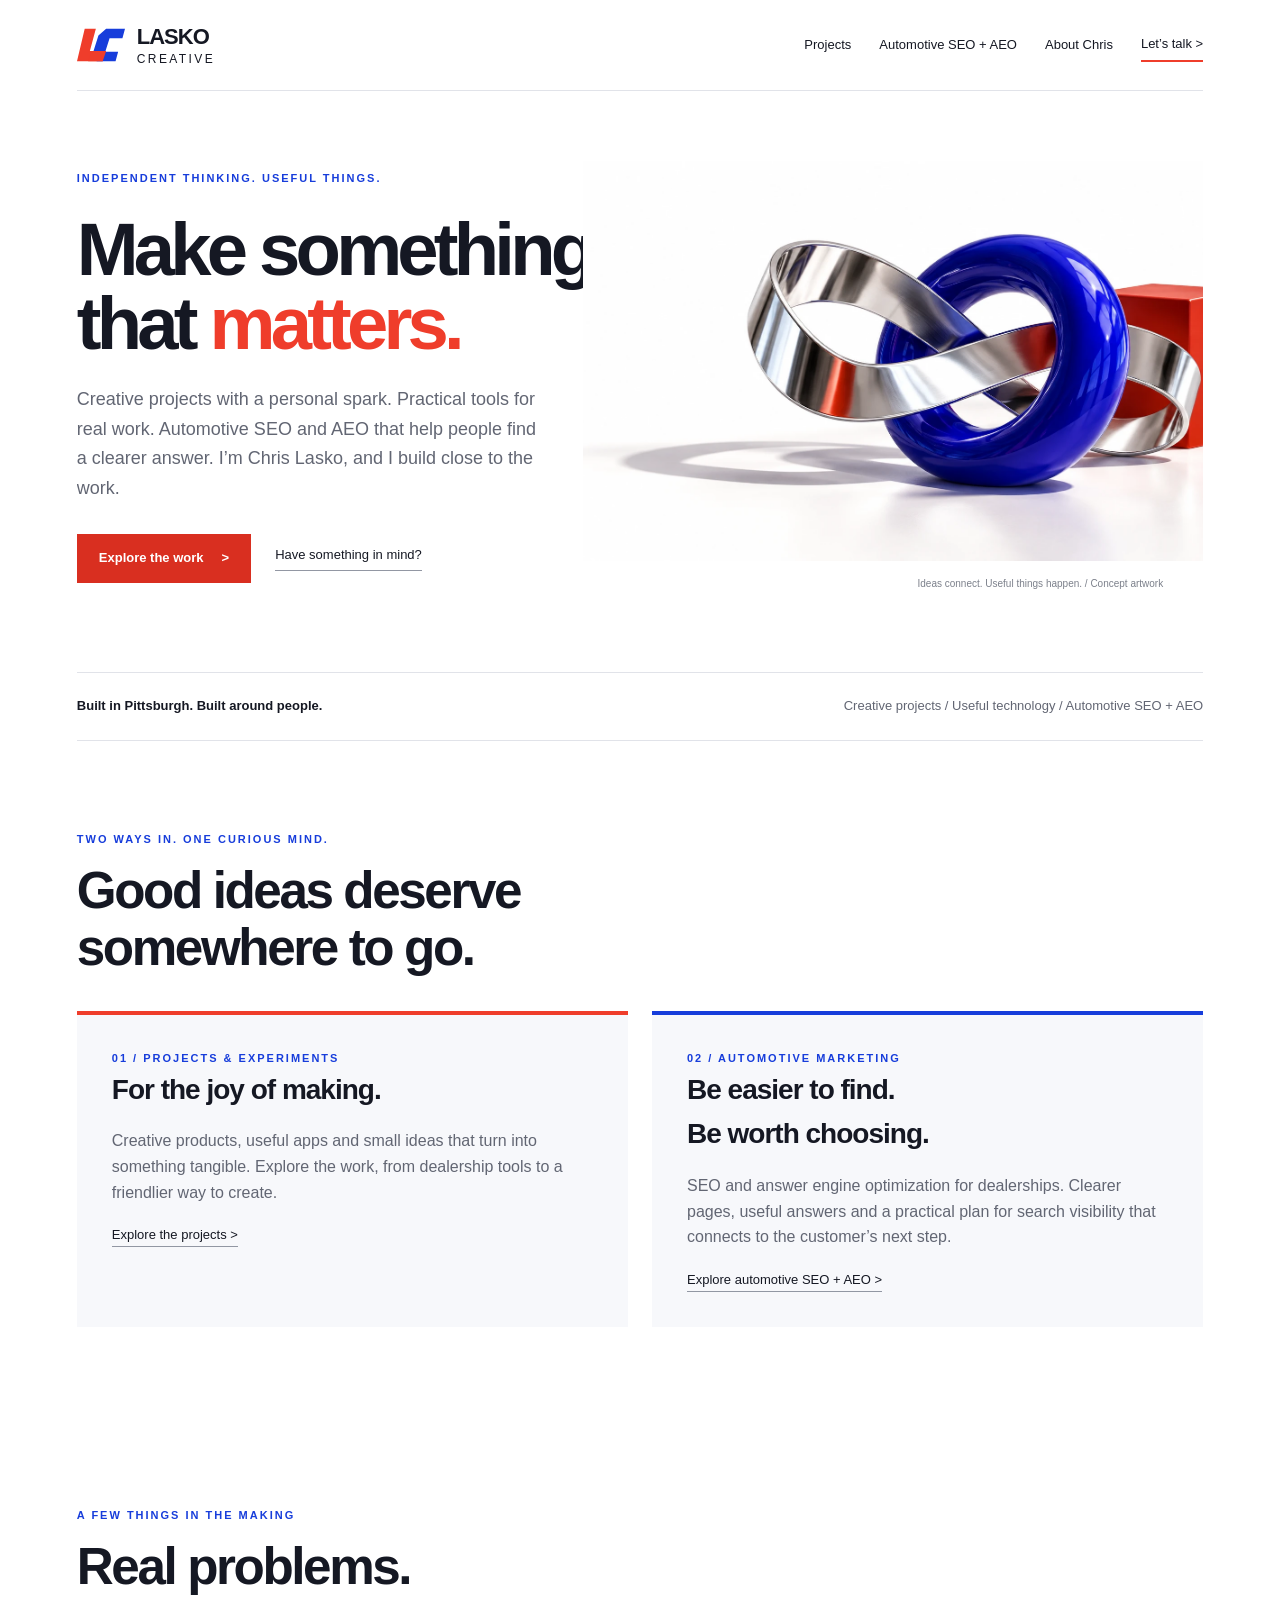
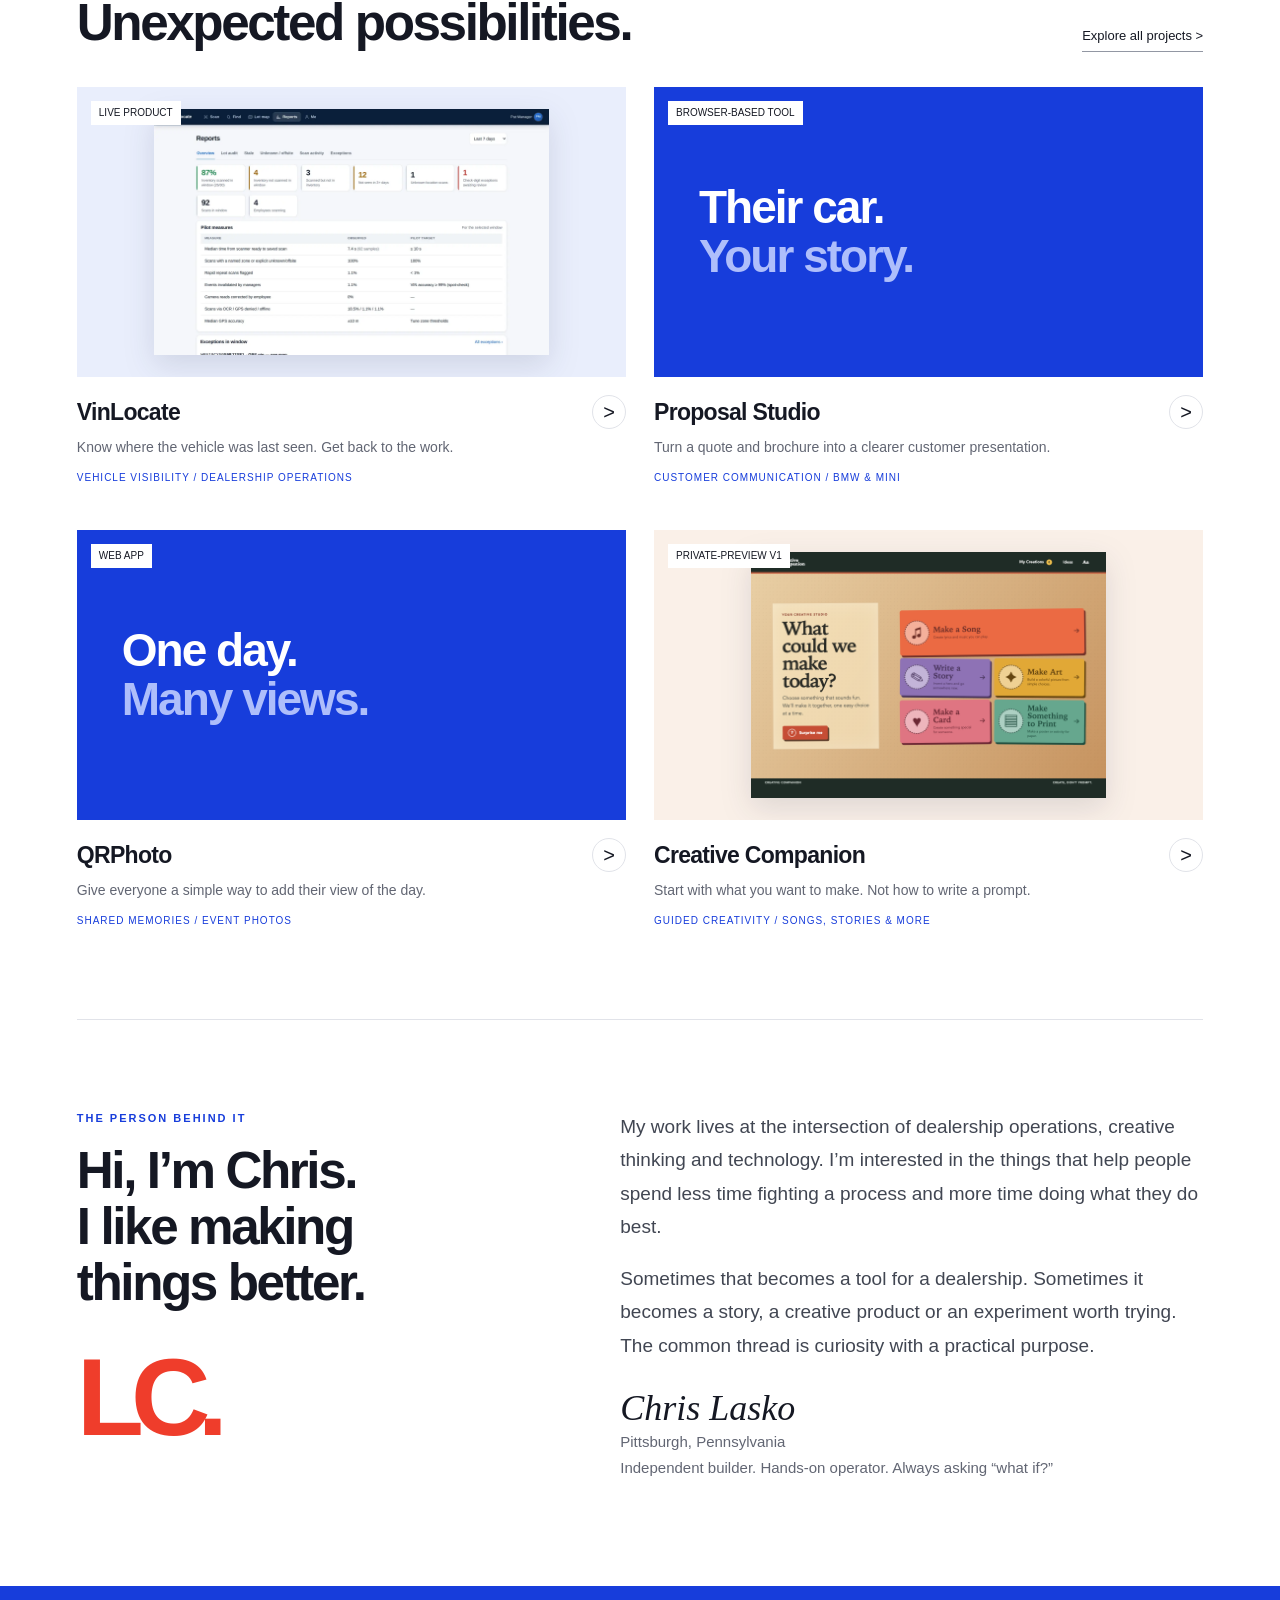
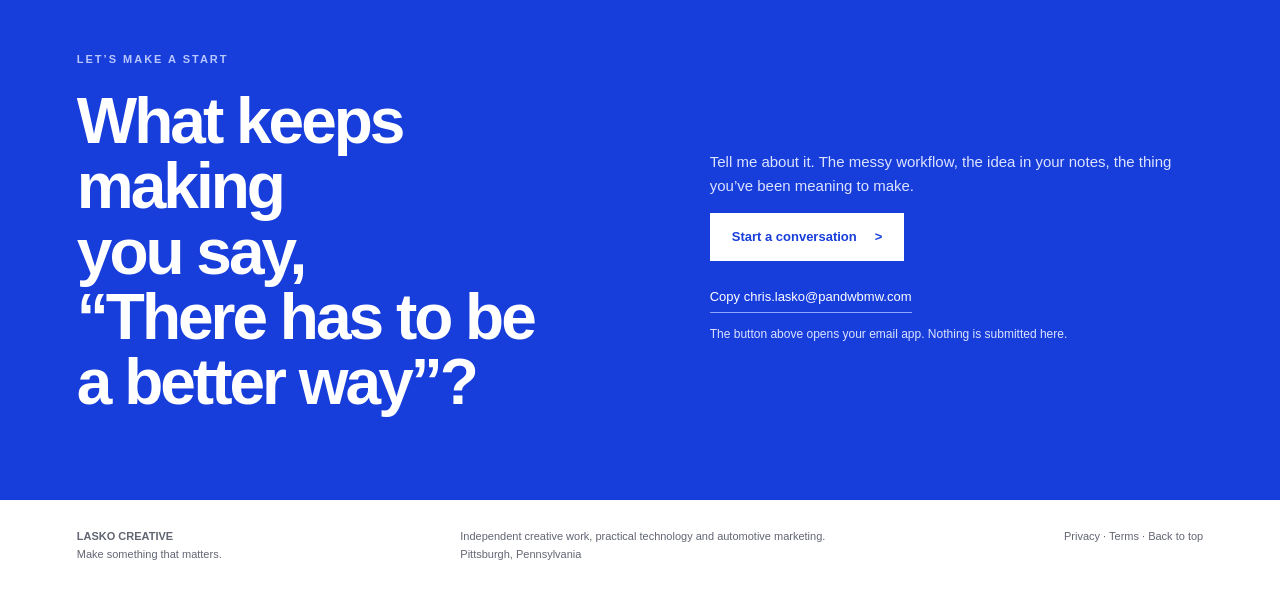
<file: index.html>
<!doctype html><html lang="en"><head>  <!-- Google tag (gtag.js) -->
  <script async src="https://www.googletagmanager.com/gtm.js?id=GTM-NS23FXH4"></script>
  <script async src="https://www.googletagmanager.com/gtag/js?id=G-GV3D54EW70"></script>
  <script>
    window.dataLayer = window.dataLayer || [];
    function gtag(){dataLayer.push(arguments);}
    gtag('js', new Date());

    gtag('config', 'G-GV3D54EW70');
  </script>
  <meta charset="utf-8"><meta name="viewport" content="width=device-width,initial-scale=1"><title>Lasko Creative | Make something that matters.</title><meta name="description" content="Personal creative projects, practical dealership tools, and automotive SEO and AEO from Chris Lasko in Pittsburgh."><link rel="canonical" href="https://laskocreative.com/"><meta property="og:type" content="website"><meta property="og:title" content="Lasko Creative | Make something that matters."><meta property="og:description" content="Personal creative projects, practical dealership tools, and automotive SEO and AEO from Chris Lasko in Pittsburgh."><meta property="og:url" content="https://laskocreative.com/"><meta property="og:image" content="https://laskocreative.com/assets/sculpture.webp"><link rel="stylesheet" href="assets/site.css"><script type="application/ld+json">{"@context": "https://schema.org", "@type": "Organization", "name": "Lasko Creative", "url": "https://laskocreative.com/", "email": "chris.lasko@pandwbmw.com", "founder": {"@type": "Person", "name": "Chris Lasko"}}</script><script defer src="assets/site.js"></script></head><body><a class="skip" href="#main">Skip to content</a><header class="wrap" id="top"><nav class="nav" aria-label="Main navigation"><a class="brand" href="index.html" aria-label="Lasko Creative home"><svg viewBox="0 0 56 46" aria-hidden="true"><path d="M9 4H22L15 30H34L30 42H0Z" fill="#ef3d2b"/><path d="M34 4H56L53 15H38L33 31H48L45 42H23L18 34L25 12Z" fill="#173ddb"/><path d="M17 30H34L30 42H13Z" fill="#ef3d2b"/></svg><span><strong>LASKO</strong><small>CREATIVE</small></span></a><button class="menu-button" id="menu" aria-expanded="false" aria-controls="nav-links">Menu</button><div class="nav-links" id="nav-links"><a href="projects.html">Projects</a><a href="automotive-seo-aeo.html">Automotive SEO + AEO</a><a href="index.html#about">About Chris</a><a class="contact-link" href="#contact">Let’s talk &gt;</a></div></nav></header><main id="main"><div class="wrap"><section class="hero" aria-labelledby="hero-title"><div class="hero-copy"><div class="eyebrow">Independent thinking. Useful things.</div><h1 id="hero-title">Make something<br>that <span>matters.</span></h1><p>Creative projects with a personal spark. Practical tools for real work. Automotive SEO and AEO that help people find a clearer answer. I’m Chris Lasko, and I build close to the work.</p><div class="buttons"><a class="btn" href="projects.html">Explore the work <span aria-hidden="true">&gt;</span></a><a class="text-link" href="#contact">Have something in mind?</a></div></div><figure class="hero-art"><img src="assets/sculpture.webp" alt="A cobalt ring interwoven with a chrome ribbon beside a red block, an original abstract concept sculpture"><figcaption>Ideas connect. Useful things happen. / Concept artwork</figcaption></figure></section><div class="statement"><strong>Built in Pittsburgh. Built around people.</strong><span>Creative projects / Useful technology / Automotive SEO + AEO</span></div><section class="section" id="work"><div class="section-head"><div><div class="eyebrow">Two ways in. One curious mind.</div><h2>Good ideas deserve<br>somewhere to go.</h2></div></div><div class="path-grid"><article class="path red"><div class="eyebrow">01 / Projects & experiments</div><h3>For the joy of making.</h3><p>Creative products, useful apps and small ideas that turn into something tangible. Explore the work, from dealership tools to a friendlier way to create.</p><a class="text-link" href="projects.html">Explore the projects &gt;</a></article><article class="path"><div class="eyebrow">02 / Automotive marketing</div><h3>Be easier to find.<br>Be worth choosing.</h3><p>SEO and answer engine optimization for dealerships. Clearer pages, useful answers and a practical plan for search visibility that connects to the customer’s next step.</p><a class="text-link" href="automotive-seo-aeo.html">Explore automotive SEO + AEO &gt;</a></article></div></section><section class="section" id="portfolio"><div class="section-head"><div><div class="eyebrow">A few things in the making</div><h2>Real problems.<br>Unexpected possibilities.</h2></div><a class="text-link" href="projects.html">Explore all projects &gt;</a></div><div class="grid"><article class="project" data-category="operations"><a class="project-open" href="vinlocate.html"><div class="project-image "><img src="assets/portfolio/vinlocate-dashboard.webp" alt="VinLocate dashboard" loading="lazy"><span class="image-tag">LIVE PRODUCT</span></div><div class="project-title"><h3>VinLocate</h3><span class="arrow" aria-hidden="true">&gt;</span></div><p>Know where the vehicle was last seen. Get back to the work.</p><div class="project-meta">Vehicle visibility / Dealership operations</div></a></article><article class="project" data-category="operations"><a class="project-open" href="proposal-studio.html"><div class="project-image review"><div class="review-art">Their car.<br><span>Your story.</span></div><span class="image-tag">BROWSER-BASED TOOL</span></div><div class="project-title"><h3>Proposal Studio</h3><span class="arrow" aria-hidden="true">&gt;</span></div><p>Turn a quote and brochure into a clearer customer presentation.</p><div class="project-meta">Customer communication / BMW & MINI</div></a></article><article class="project" data-category="creative"><a class="project-open" href="qrphoto.html"><div class="project-image review"><div class="review-art">One day.<br><span>Many views.</span></div><span class="image-tag">WEB APP</span></div><div class="project-title"><h3>QRPhoto</h3><span class="arrow" aria-hidden="true">&gt;</span></div><p>Give everyone a simple way to add their view of the day.</p><div class="project-meta">Shared memories / Event photos</div></a></article><article class="project" data-category="creative"><a class="project-open" href="creative-companion.html"><div class="project-image creative"><img src="assets/portfolio/creative-companion-home.png" alt="Creative Companion interface" loading="lazy"><span class="image-tag">PRIVATE-PREVIEW V1</span></div><div class="project-title"><h3>Creative Companion</h3><span class="arrow" aria-hidden="true">&gt;</span></div><p>Start with what you want to make. Not how to write a prompt.</p><div class="project-meta">Guided creativity / Songs, stories & more</div></a></article></div></section><section class="section about" id="about"><div><div class="eyebrow">The person behind it</div><h2>Hi, I’m Chris.<br>I like making<br>things better.</h2><div class="about-mark" aria-hidden="true">LC.</div></div><div class="about-copy"><p>My work lives at the intersection of dealership operations, creative thinking and technology. I’m interested in the things that help people spend less time fighting a process and more time doing what they do best.</p><p>Sometimes that becomes a tool for a dealership. Sometimes it becomes a story, a creative product or an experiment worth trying. The common thread is curiosity with a practical purpose.</p><div class="signature">Chris Lasko</div><p>Pittsburgh, Pennsylvania<br>Independent builder. Hands-on operator. Always asking “what if?”</p></div></section></div><section class="contact" id="contact"><div class="contact-inner"><div><div class="eyebrow">Let’s make a start</div><h2>What keeps making<br>you say,<br>“There has to be<br>a better way”?</h2></div><div class="contact-actions"><p>Tell me about it. The messy workflow, the idea in your notes, the thing you’ve been meaning to make.</p><a class="btn" href="mailto:chris.lasko@pandwbmw.com?subject=An%20idea%20for%20Lasko%20Creative">Start a conversation <span aria-hidden="true">&gt;</span></a><br><button class="copy-email" id="copy-email">Copy chris.lasko@pandwbmw.com</button><p class="copy-status" id="copy-status" aria-live="polite">The button above opens your email app. Nothing is submitted here.</p></div></div></section></main><footer class="wrap footer"><div><strong>LASKO CREATIVE</strong><br>Make something that matters.</div><p>Independent creative work, practical technology and automotive marketing.<br>Pittsburgh, Pennsylvania</p><div><a href="privacy.html">Privacy</a> · <a href="terms.html">Terms</a> · <a href="#top">Back to top</a></div></footer></body></html>
</file>
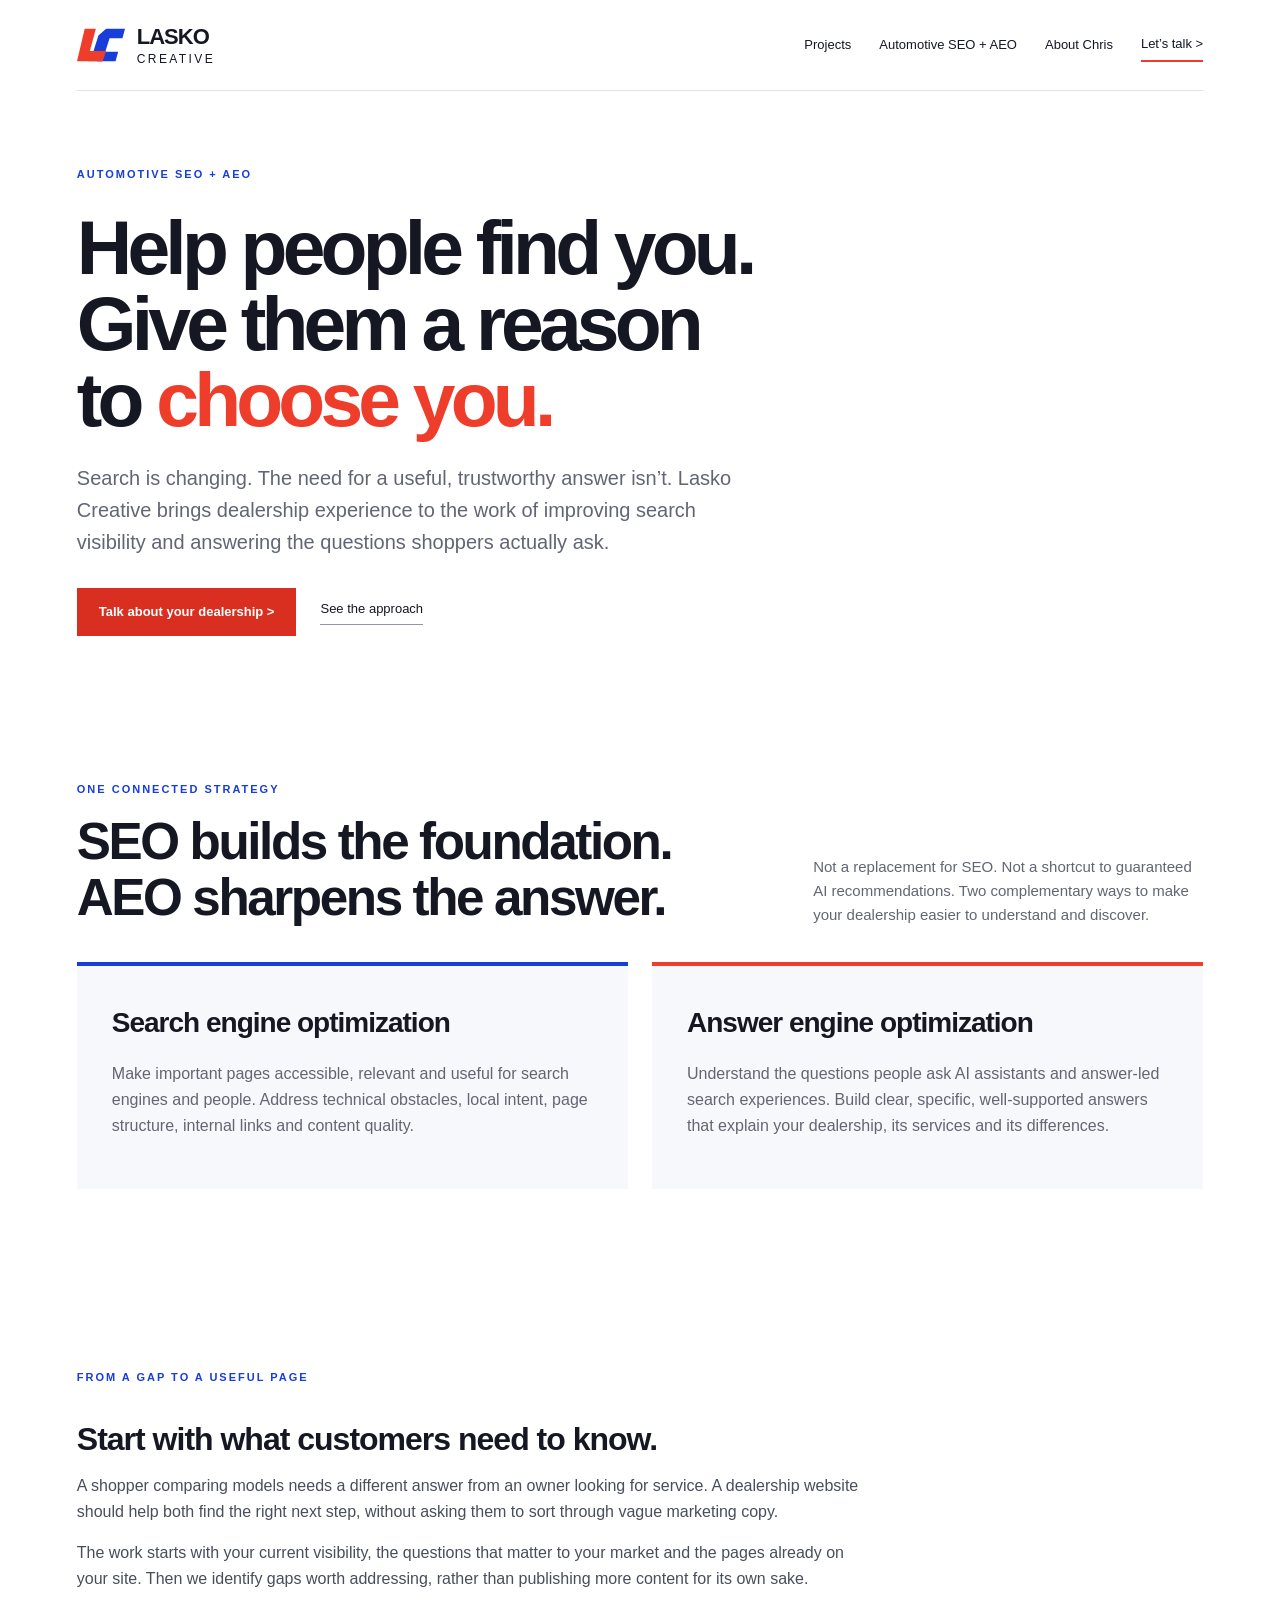
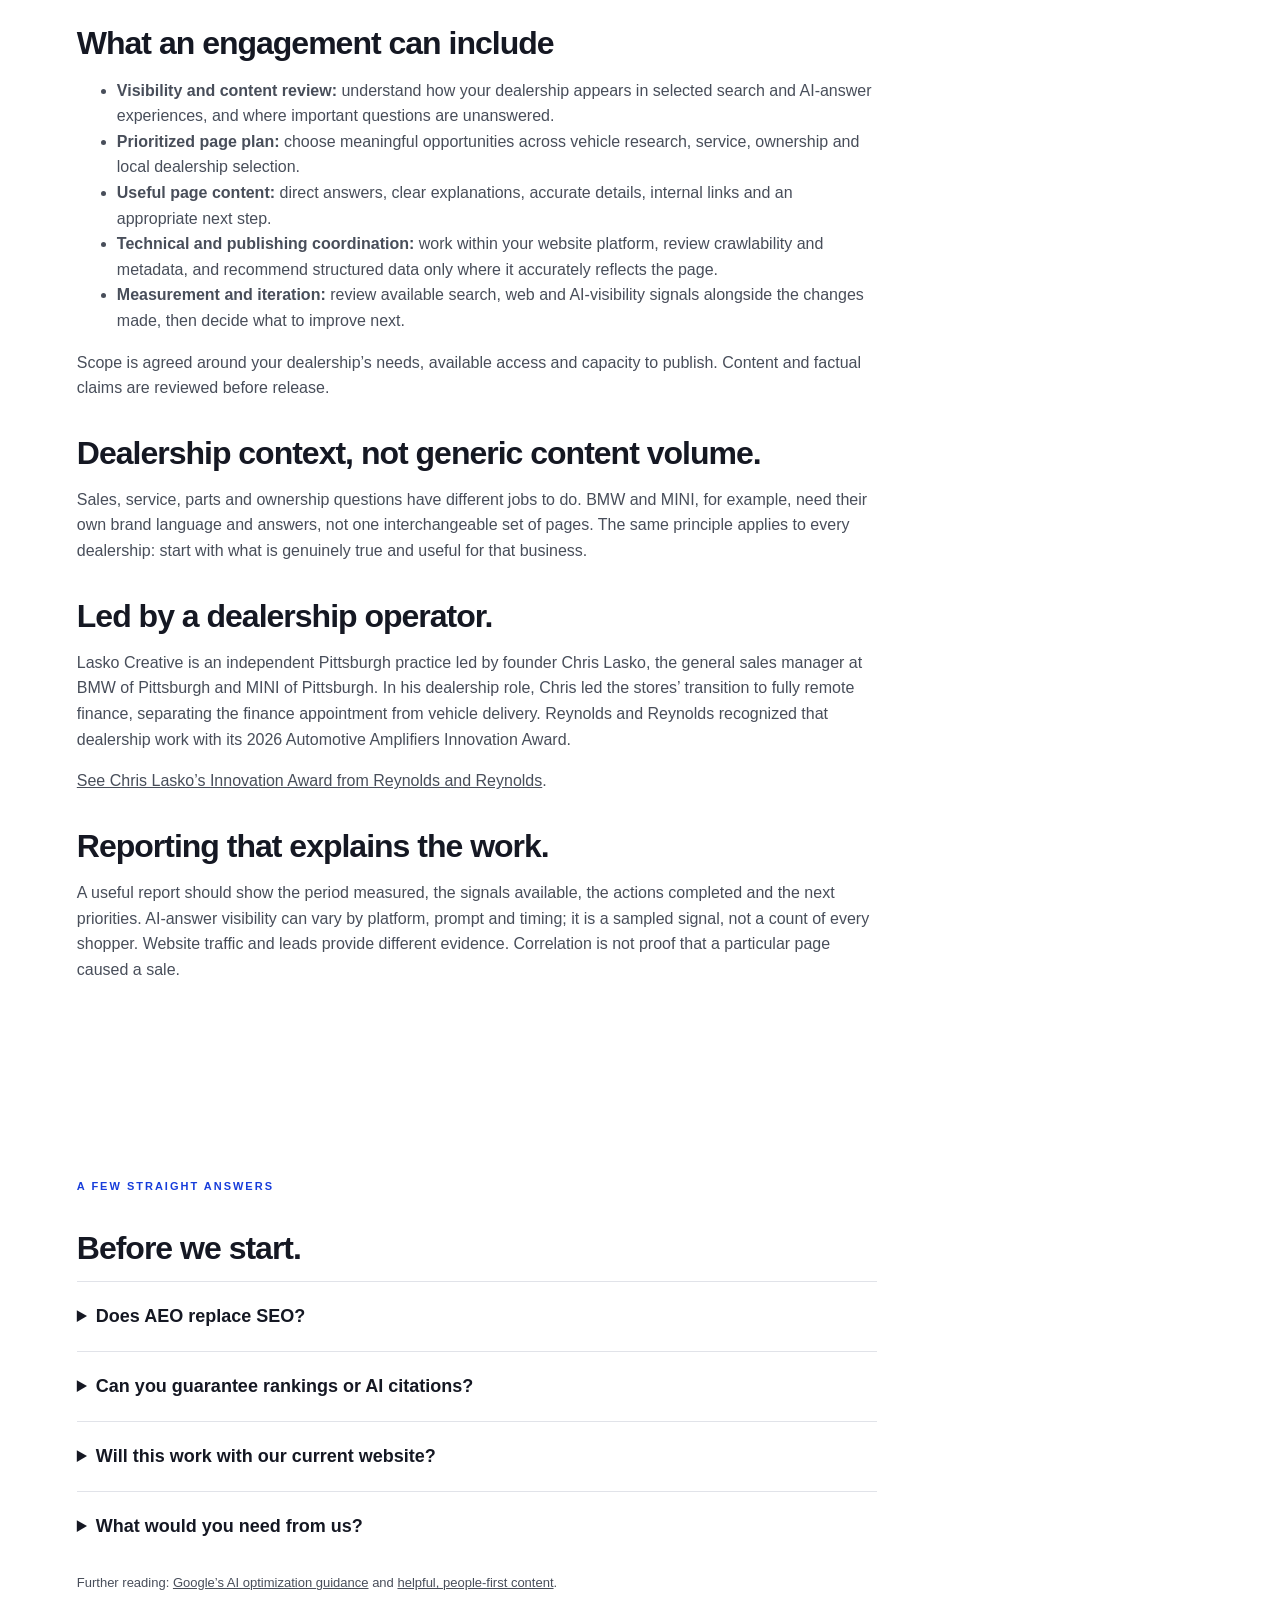
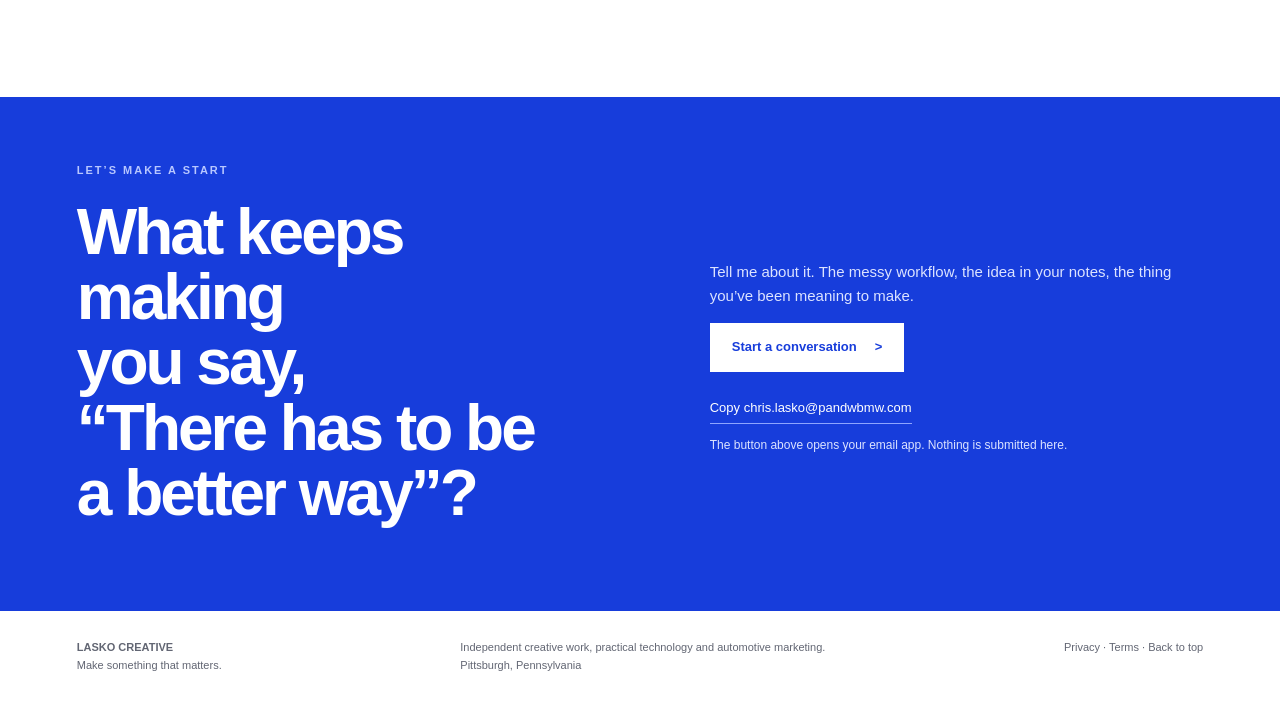
<file: automotive-seo-aeo.html>
<!doctype html><html lang="en"><head>  <!-- Google tag (gtag.js) -->
  <script async src="https://www.googletagmanager.com/gtm.js?id=GTM-NS23FXH4"></script>
  <script async src="https://www.googletagmanager.com/gtag/js?id=G-GV3D54EW70"></script>
  <script>
    window.dataLayer = window.dataLayer || [];
    function gtag(){dataLayer.push(arguments);}
    gtag('js', new Date());

    gtag('config', 'G-GV3D54EW70');
  </script>
  <meta charset="utf-8"><meta name="viewport" content="width=device-width,initial-scale=1"><title>Automotive SEO & AEO for Dealerships | Lasko Creative</title><meta name="description" content="Dealership-focused SEO and answer engine optimization: useful content, clearer local information, practical publishing and transparent reporting."><link rel="canonical" href="https://laskocreative.com/automotive-seo-aeo.html"><meta property="og:type" content="website"><meta property="og:title" content="Automotive SEO & AEO for Dealerships | Lasko Creative"><meta property="og:description" content="Dealership-focused SEO and answer engine optimization: useful content, clearer local information, practical publishing and transparent reporting."><meta property="og:url" content="https://laskocreative.com/automotive-seo-aeo.html"><meta property="og:image" content="https://laskocreative.com/assets/sculpture.webp"><link rel="stylesheet" href="assets/site.css"><script type="application/ld+json">{"@context": "https://schema.org", "@type": "Service", "name": "Automotive SEO and AEO", "serviceType": "Search engine optimization and answer engine optimization for dealerships", "provider": {"@type": "Organization", "name": "Lasko Creative", "url": "https://laskocreative.com/"}, "url": "https://laskocreative.com/automotive-seo-aeo.html"}</script><script defer src="assets/site.js"></script></head><body><a class="skip" href="#main">Skip to content</a><header class="wrap" id="top"><nav class="nav" aria-label="Main navigation"><a class="brand" href="index.html" aria-label="Lasko Creative home"><svg viewBox="0 0 56 46" aria-hidden="true"><path d="M9 4H22L15 30H34L30 42H0Z" fill="#ef3d2b"/><path d="M34 4H56L53 15H38L33 31H48L45 42H23L18 34L25 12Z" fill="#173ddb"/><path d="M17 30H34L30 42H13Z" fill="#ef3d2b"/></svg><span><strong>LASKO</strong><small>CREATIVE</small></span></a><button class="menu-button" id="menu" aria-expanded="false" aria-controls="nav-links">Menu</button><div class="nav-links" id="nav-links"><a href="projects.html">Projects</a><a href="automotive-seo-aeo.html">Automotive SEO + AEO</a><a href="index.html#about">About Chris</a><a class="contact-link" href="#contact">Let’s talk &gt;</a></div></nav></header><main id="main"><div class="wrap"><section class="page-hero"><div class="eyebrow">Automotive SEO + AEO</div><h1>Help people find you.<br>Give them a reason<br>to <span>choose you.</span></h1><p>Search is changing. The need for a useful, trustworthy answer isn’t. Lasko Creative brings dealership experience to the work of improving search visibility and answering the questions shoppers actually ask.</p><div class="buttons"><a class="btn" href="#contact">Talk about your dealership &gt;</a><a class="text-link" href="#approach">See the approach</a></div></section><section class="section" id="approach"><div class="section-head"><div><div class="eyebrow">One connected strategy</div><h2>SEO builds the foundation.<br>AEO sharpens the answer.</h2></div><p>Not a replacement for SEO. Not a shortcut to guaranteed AI recommendations. Two complementary ways to make your dealership easier to understand and discover.</p></div><div class="path-grid"><article class="path"><h3>Search engine optimization</h3><p>Make important pages accessible, relevant and useful for search engines and people. Address technical obstacles, local intent, page structure, internal links and content quality.</p></article><article class="path red"><h3>Answer engine optimization</h3><p>Understand the questions people ask AI assistants and answer-led search experiences. Build clear, specific, well-supported answers that explain your dealership, its services and its differences.</p></article></div></section><section class="section prose"><div class="eyebrow">From a gap to a useful page</div><h2>Start with what customers need to know.</h2><p>A shopper comparing models needs a different answer from an owner looking for service. A dealership website should help both find the right next step, without asking them to sort through vague marketing copy.</p><p>The work starts with your current visibility, the questions that matter to your market and the pages already on your site. Then we identify gaps worth addressing, rather than publishing more content for its own sake.</p><h2>What an engagement can include</h2><ul><li><strong>Visibility and content review:</strong> understand how your dealership appears in selected search and AI-answer experiences, and where important questions are unanswered.</li><li><strong>Prioritized page plan:</strong> choose meaningful opportunities across vehicle research, service, ownership and local dealership selection.</li><li><strong>Useful page content:</strong> direct answers, clear explanations, accurate details, internal links and an appropriate next step.</li><li><strong>Technical and publishing coordination:</strong> work within your website platform, review crawlability and metadata, and recommend structured data only where it accurately reflects the page.</li><li><strong>Measurement and iteration:</strong> review available search, web and AI-visibility signals alongside the changes made, then decide what to improve next.</li></ul><p>Scope is agreed around your dealership’s needs, available access and capacity to publish. Content and factual claims are reviewed before release.</p><h2>Dealership context, not generic content volume.</h2><p>Sales, service, parts and ownership questions have different jobs to do. BMW and MINI, for example, need their own brand language and answers, not one interchangeable set of pages. The same principle applies to every dealership: start with what is genuinely true and useful for that business.</p><h2>Led by a dealership operator.</h2><p>Lasko Creative is an independent Pittsburgh practice led by founder Chris Lasko, the general sales manager at BMW of Pittsburgh and MINI of Pittsburgh. In his dealership role, Chris led the stores’ transition to fully remote finance, separating the finance appointment from vehicle delivery. Reynolds and Reynolds recognized that dealership work with its 2026 Automotive Amplifiers Innovation Award.</p><p><a href="https://www.reyrey.com/amplify/automotive-amplifiers-contest">See Chris Lasko’s Innovation Award from Reynolds and Reynolds</a>.</p><h2>Reporting that explains the work.</h2><p>A useful report should show the period measured, the signals available, the actions completed and the next priorities. AI-answer visibility can vary by platform, prompt and timing; it is a sampled signal, not a count of every shopper. Website traffic and leads provide different evidence. Correlation is not proof that a particular page caused a sale.</p></section><section class="section prose"><div class="eyebrow">A few straight answers</div><h2>Before we start.</h2><details><summary>Does AEO replace SEO?</summary><p>No. Search engines and AI-answer experiences still need accessible, useful information. Technical SEO, relevant content and clear business information remain important foundations. AEO adds attention to how questions are answered and how a business is represented in AI-generated responses.</p></details><details><summary>Can you guarantee rankings or AI citations?</summary><p>No. Search rankings, inclusion and AI citations are controlled by outside platforms. The commitment is to useful work, factual content, transparent measurement and a clear improvement plan, not a guaranteed placement.</p></details><details><summary>Will this work with our current website?</summary><p>The plan should fit your existing platform and publishing process. Access, templates and technical limits are reviewed first. Content can be prepared for your team or website provider to review and deploy; changes are not assumed to happen automatically.</p></details><details><summary>What would you need from us?</summary><p>A conversation about priorities, your website and brand guidance, accurate dealership information, and the relevant reporting or access you can authorize. We can start with a scoped review rather than a large technology project.</p></details><p class="note">Further reading: <a href="https://developers.google.com/search/docs/fundamentals/ai-optimization-guide">Google’s AI optimization guidance</a> and <a href="https://developers.google.com/search/docs/fundamentals/creating-helpful-content">helpful, people-first content</a>.</p></section></div><section class="contact" id="contact"><div class="contact-inner"><div><div class="eyebrow">Let’s make a start</div><h2>What keeps making<br>you say,<br>“There has to be<br>a better way”?</h2></div><div class="contact-actions"><p>Tell me about it. The messy workflow, the idea in your notes, the thing you’ve been meaning to make.</p><a class="btn" href="mailto:chris.lasko@pandwbmw.com?subject=An%20idea%20for%20Lasko%20Creative">Start a conversation <span aria-hidden="true">&gt;</span></a><br><button class="copy-email" id="copy-email">Copy chris.lasko@pandwbmw.com</button><p class="copy-status" id="copy-status" aria-live="polite">The button above opens your email app. Nothing is submitted here.</p></div></div></section></main><footer class="wrap footer"><div><strong>LASKO CREATIVE</strong><br>Make something that matters.</div><p>Independent creative work, practical technology and automotive marketing.<br>Pittsburgh, Pennsylvania</p><div><a href="privacy.html">Privacy</a> · <a href="terms.html">Terms</a> · <a href="#top">Back to top</a></div></footer></body></html>
</file>
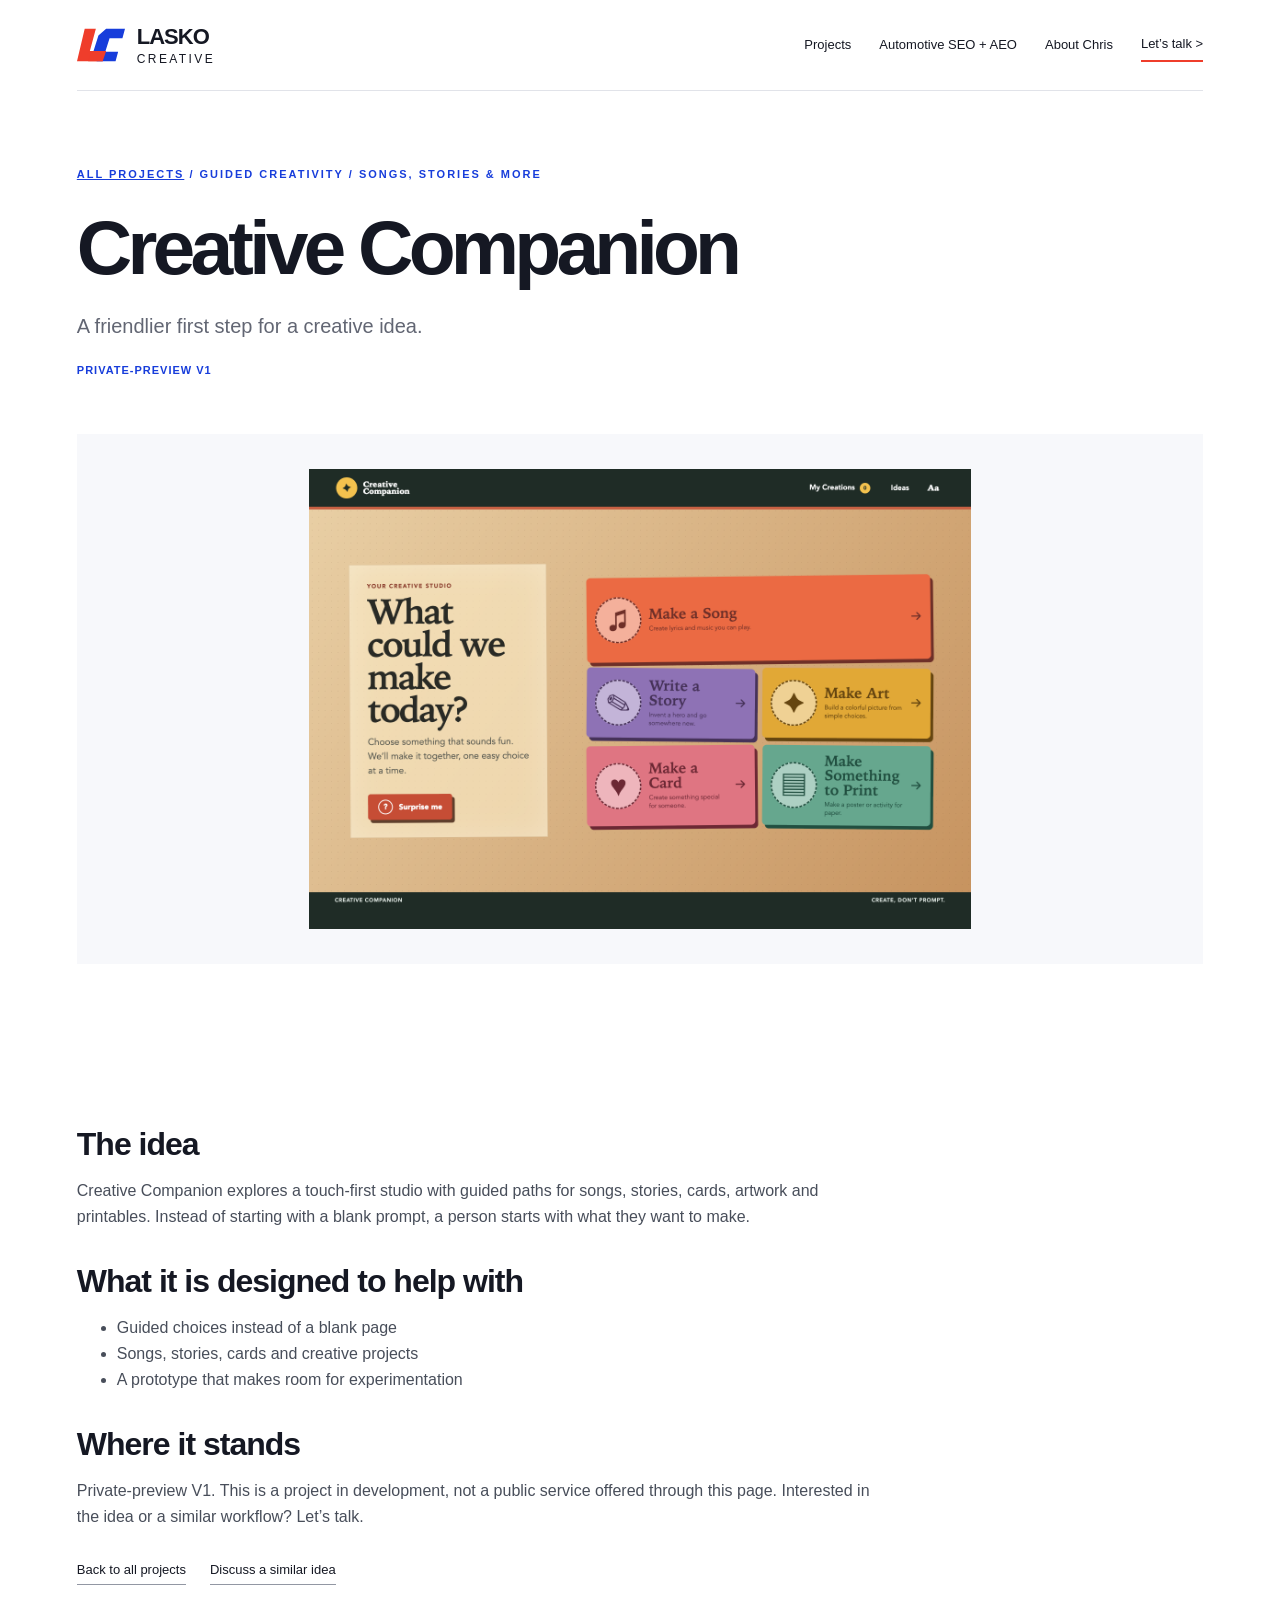
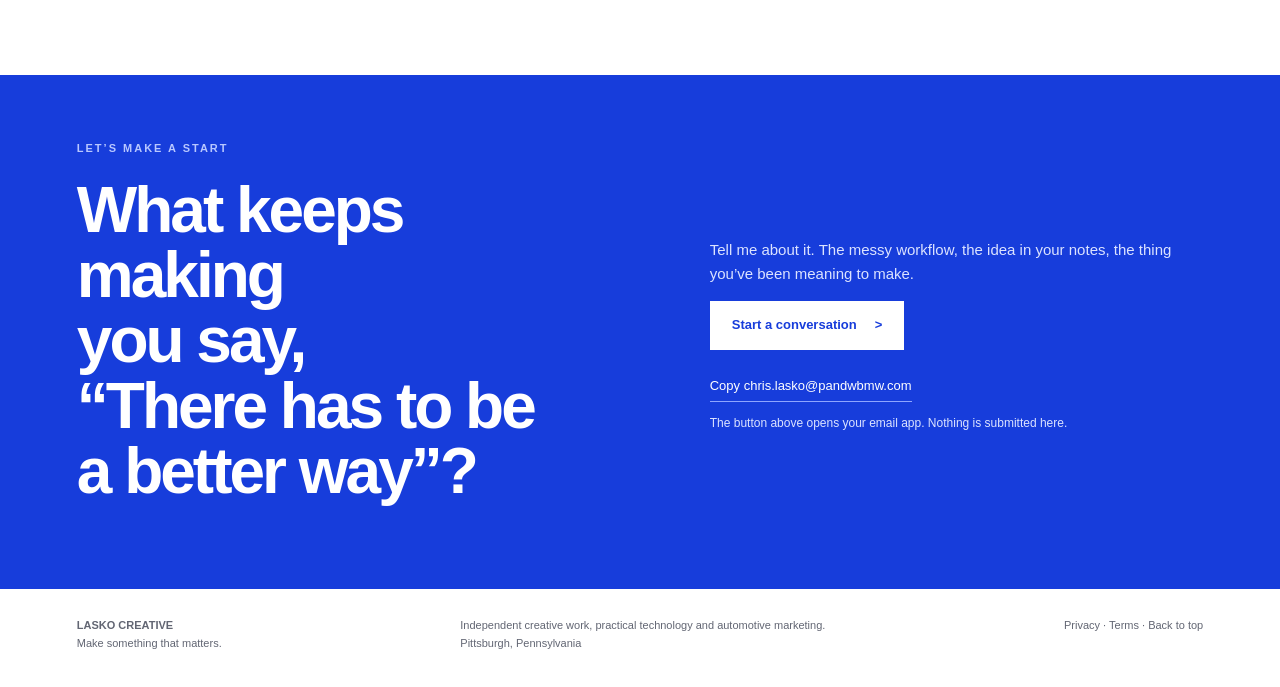
<file: creative-companion.html>
<!doctype html><html lang="en"><head>  <!-- Google tag (gtag.js) -->
  <script async src="https://www.googletagmanager.com/gtm.js?id=GTM-NS23FXH4"></script>
  <script async src="https://www.googletagmanager.com/gtag/js?id=G-GV3D54EW70"></script>
  <script>
    window.dataLayer = window.dataLayer || [];
    function gtag(){dataLayer.push(arguments);}
    gtag('js', new Date());

    gtag('config', 'G-GV3D54EW70');
  </script>
  <meta charset="utf-8"><meta name="viewport" content="width=device-width,initial-scale=1"><title>Creative Companion | Lasko Creative</title><meta name="description" content="Start with what you want to make. Not how to write a prompt."><link rel="canonical" href="https://laskocreative.com/creative-companion.html"><meta property="og:type" content="website"><meta property="og:title" content="Creative Companion | Lasko Creative"><meta property="og:description" content="Start with what you want to make. Not how to write a prompt."><meta property="og:url" content="https://laskocreative.com/creative-companion.html"><meta property="og:image" content="https://laskocreative.com/assets/sculpture.webp"><link rel="stylesheet" href="assets/site.css"><script type="application/ld+json">{"@context": "https://schema.org", "@type": "WebPage", "name": "Creative Companion | Lasko Creative", "description": "Start with what you want to make. Not how to write a prompt.", "url": "https://laskocreative.com/creative-companion.html"}</script><script defer src="assets/site.js"></script></head><body><a class="skip" href="#main">Skip to content</a><header class="wrap" id="top"><nav class="nav" aria-label="Main navigation"><a class="brand" href="index.html" aria-label="Lasko Creative home"><svg viewBox="0 0 56 46" aria-hidden="true"><path d="M9 4H22L15 30H34L30 42H0Z" fill="#ef3d2b"/><path d="M34 4H56L53 15H38L33 31H48L45 42H23L18 34L25 12Z" fill="#173ddb"/><path d="M17 30H34L30 42H13Z" fill="#ef3d2b"/></svg><span><strong>LASKO</strong><small>CREATIVE</small></span></a><button class="menu-button" id="menu" aria-expanded="false" aria-controls="nav-links">Menu</button><div class="nav-links" id="nav-links"><a href="projects.html">Projects</a><a href="automotive-seo-aeo.html">Automotive SEO + AEO</a><a href="index.html#about">About Chris</a><a class="contact-link" href="#contact">Let’s talk &gt;</a></div></nav></header><main id="main"><div class="wrap"><section class="page-hero"><div class="eyebrow"><a href="projects.html">All projects</a> / Guided creativity / Songs, stories & more</div><h1>Creative Companion</h1><p>A friendlier first step for a creative idea.</p><div class="status">Private-preview V1</div></section><img class="detail-image" src="assets/portfolio/creative-companion-home.png" alt="Creative Companion interface"><section class="prose section"><h2>The idea</h2><p>Creative Companion explores a touch-first studio with guided paths for songs, stories, cards, artwork and printables. Instead of starting with a blank prompt, a person starts with what they want to make.</p><h2>What it is designed to help with</h2><ul><li>Guided choices instead of a blank page</li><li>Songs, stories, cards and creative projects</li><li>A prototype that makes room for experimentation</li></ul><h2>Where it stands</h2><p>Private-preview V1. This is a project in development, not a public service offered through this page. Interested in the idea or a similar workflow? Let’s talk.</p><div class="buttons"><a class="text-link" href="projects.html">Back to all projects</a><a class="text-link" href="#contact">Discuss a similar idea</a></div></section></div><section class="contact" id="contact"><div class="contact-inner"><div><div class="eyebrow">Let’s make a start</div><h2>What keeps making<br>you say,<br>“There has to be<br>a better way”?</h2></div><div class="contact-actions"><p>Tell me about it. The messy workflow, the idea in your notes, the thing you’ve been meaning to make.</p><a class="btn" href="mailto:chris.lasko@pandwbmw.com?subject=An%20idea%20for%20Lasko%20Creative">Start a conversation <span aria-hidden="true">&gt;</span></a><br><button class="copy-email" id="copy-email">Copy chris.lasko@pandwbmw.com</button><p class="copy-status" id="copy-status" aria-live="polite">The button above opens your email app. Nothing is submitted here.</p></div></div></section></main><footer class="wrap footer"><div><strong>LASKO CREATIVE</strong><br>Make something that matters.</div><p>Independent creative work, practical technology and automotive marketing.<br>Pittsburgh, Pennsylvania</p><div><a href="privacy.html">Privacy</a> · <a href="terms.html">Terms</a> · <a href="#top">Back to top</a></div></footer></body></html>
</file>
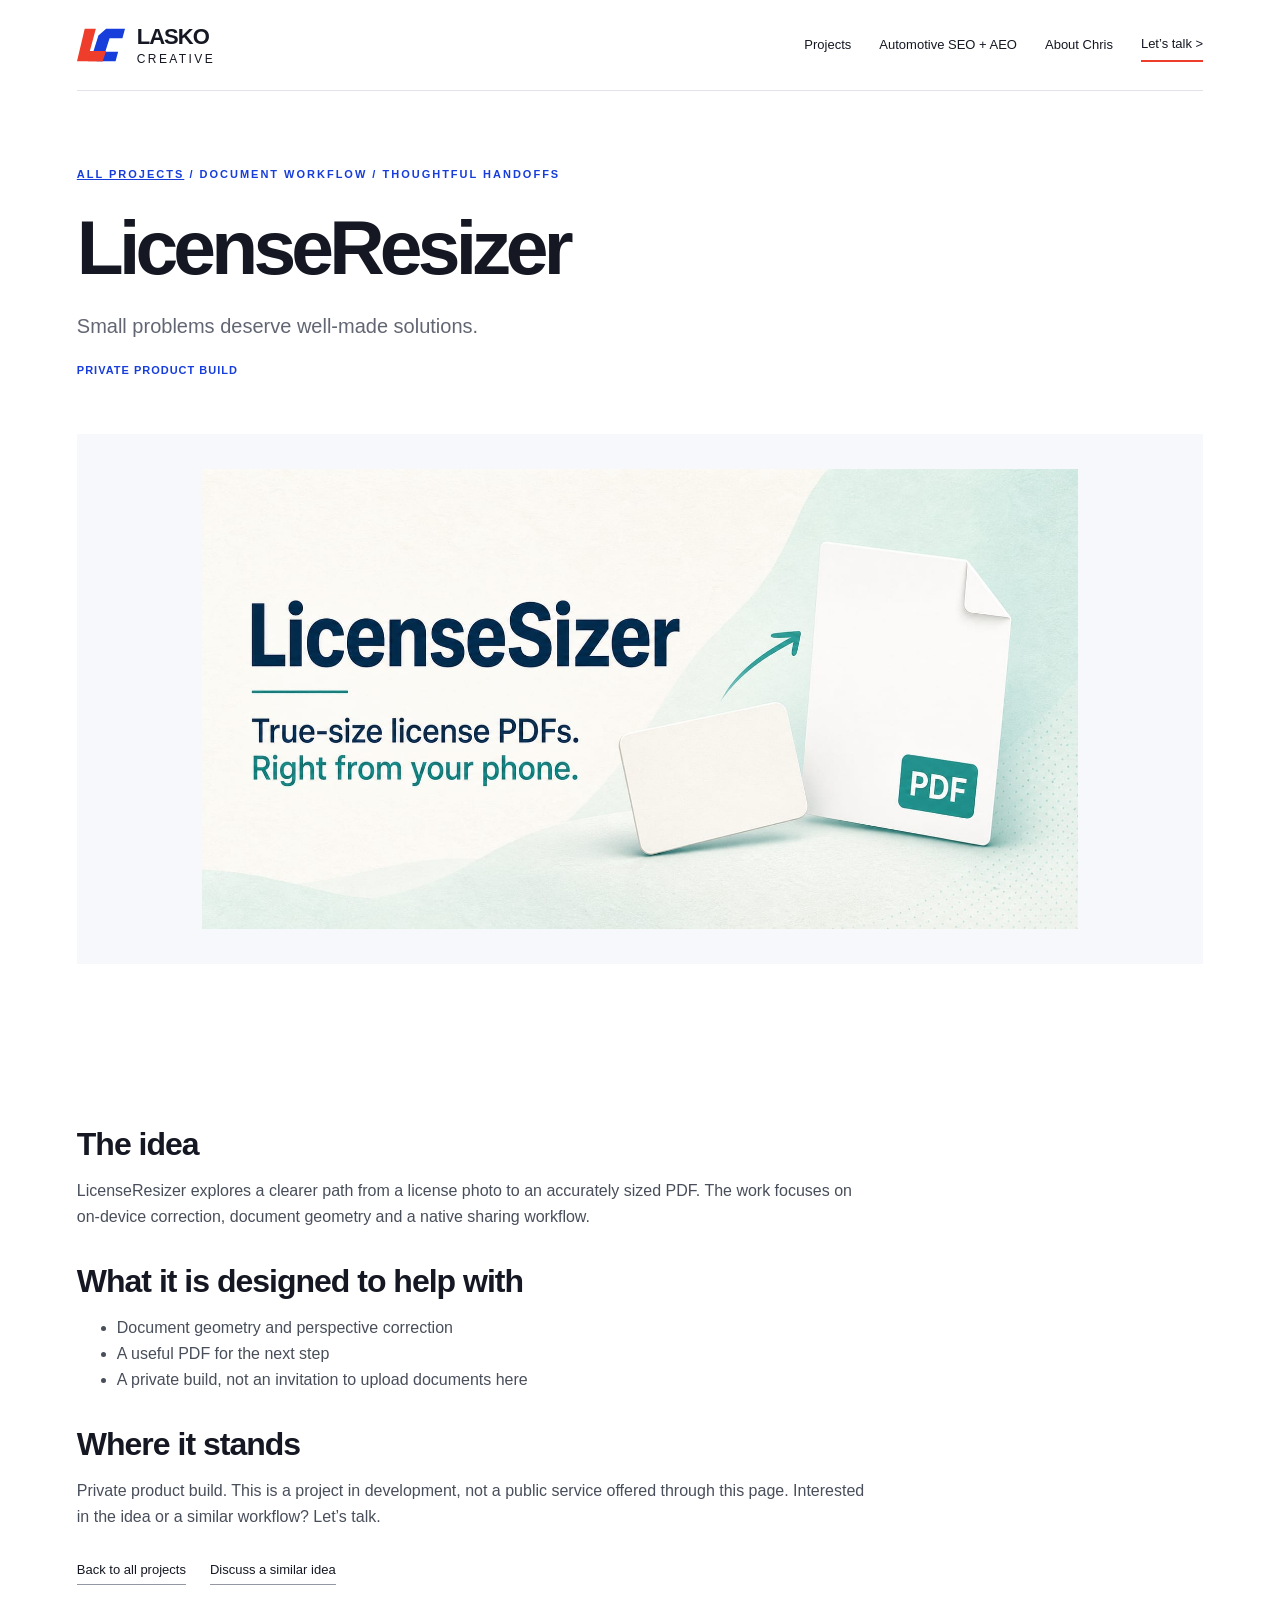
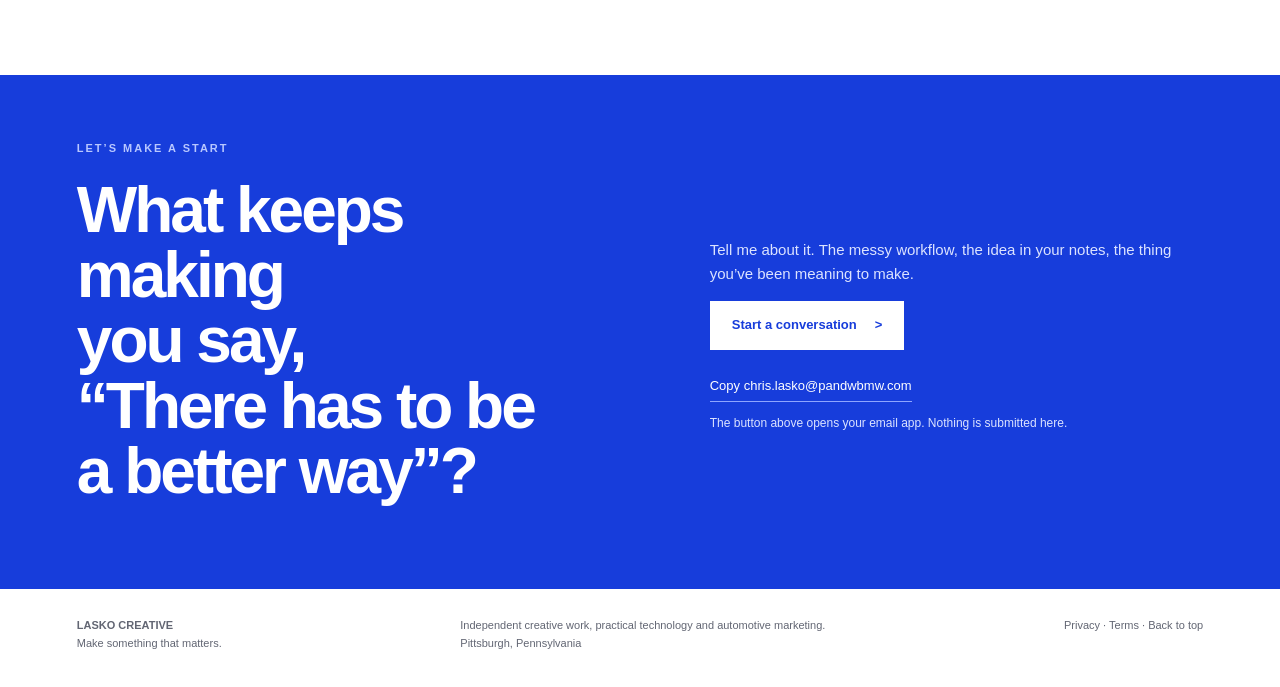
<file: licenseresizer.html>
<!doctype html><html lang="en"><head>  <!-- Google tag (gtag.js) -->
  <script async src="https://www.googletagmanager.com/gtm.js?id=GTM-NS23FXH4"></script>
  <script async src="https://www.googletagmanager.com/gtag/js?id=G-GV3D54EW70"></script>
  <script>
    window.dataLayer = window.dataLayer || [];
    function gtag(){dataLayer.push(arguments);}
    gtag('js', new Date());

    gtag('config', 'G-GV3D54EW70');
  </script>
  <meta charset="utf-8"><meta name="viewport" content="width=device-width,initial-scale=1"><title>LicenseResizer | Lasko Creative</title><meta name="description" content="A clearer handoff from a document photo to a useful PDF."><link rel="canonical" href="https://laskocreative.com/licenseresizer.html"><meta property="og:type" content="website"><meta property="og:title" content="LicenseResizer | Lasko Creative"><meta property="og:description" content="A clearer handoff from a document photo to a useful PDF."><meta property="og:url" content="https://laskocreative.com/licenseresizer.html"><meta property="og:image" content="https://laskocreative.com/assets/sculpture.webp"><link rel="stylesheet" href="assets/site.css"><script type="application/ld+json">{"@context": "https://schema.org", "@type": "WebPage", "name": "LicenseResizer | Lasko Creative", "description": "A clearer handoff from a document photo to a useful PDF.", "url": "https://laskocreative.com/licenseresizer.html"}</script><script defer src="assets/site.js"></script></head><body><a class="skip" href="#main">Skip to content</a><header class="wrap" id="top"><nav class="nav" aria-label="Main navigation"><a class="brand" href="index.html" aria-label="Lasko Creative home"><svg viewBox="0 0 56 46" aria-hidden="true"><path d="M9 4H22L15 30H34L30 42H0Z" fill="#ef3d2b"/><path d="M34 4H56L53 15H38L33 31H48L45 42H23L18 34L25 12Z" fill="#173ddb"/><path d="M17 30H34L30 42H13Z" fill="#ef3d2b"/></svg><span><strong>LASKO</strong><small>CREATIVE</small></span></a><button class="menu-button" id="menu" aria-expanded="false" aria-controls="nav-links">Menu</button><div class="nav-links" id="nav-links"><a href="projects.html">Projects</a><a href="automotive-seo-aeo.html">Automotive SEO + AEO</a><a href="index.html#about">About Chris</a><a class="contact-link" href="#contact">Let’s talk &gt;</a></div></nav></header><main id="main"><div class="wrap"><section class="page-hero"><div class="eyebrow"><a href="projects.html">All projects</a> / Document workflow / Thoughtful handoffs</div><h1>LicenseResizer</h1><p>Small problems deserve well-made solutions.</p><div class="status">Private product build</div></section><img class="detail-image" src="assets/portfolio/licenseresizer-og.jpg" alt="LicenseResizer product artwork"><section class="prose section"><h2>The idea</h2><p>LicenseResizer explores a clearer path from a license photo to an accurately sized PDF. The work focuses on on-device correction, document geometry and a native sharing workflow.</p><h2>What it is designed to help with</h2><ul><li>Document geometry and perspective correction</li><li>A useful PDF for the next step</li><li>A private build, not an invitation to upload documents here</li></ul><h2>Where it stands</h2><p>Private product build. This is a project in development, not a public service offered through this page. Interested in the idea or a similar workflow? Let’s talk.</p><div class="buttons"><a class="text-link" href="projects.html">Back to all projects</a><a class="text-link" href="#contact">Discuss a similar idea</a></div></section></div><section class="contact" id="contact"><div class="contact-inner"><div><div class="eyebrow">Let’s make a start</div><h2>What keeps making<br>you say,<br>“There has to be<br>a better way”?</h2></div><div class="contact-actions"><p>Tell me about it. The messy workflow, the idea in your notes, the thing you’ve been meaning to make.</p><a class="btn" href="mailto:chris.lasko@pandwbmw.com?subject=An%20idea%20for%20Lasko%20Creative">Start a conversation <span aria-hidden="true">&gt;</span></a><br><button class="copy-email" id="copy-email">Copy chris.lasko@pandwbmw.com</button><p class="copy-status" id="copy-status" aria-live="polite">The button above opens your email app. Nothing is submitted here.</p></div></div></section></main><footer class="wrap footer"><div><strong>LASKO CREATIVE</strong><br>Make something that matters.</div><p>Independent creative work, practical technology and automotive marketing.<br>Pittsburgh, Pennsylvania</p><div><a href="privacy.html">Privacy</a> · <a href="terms.html">Terms</a> · <a href="#top">Back to top</a></div></footer></body></html>
</file>
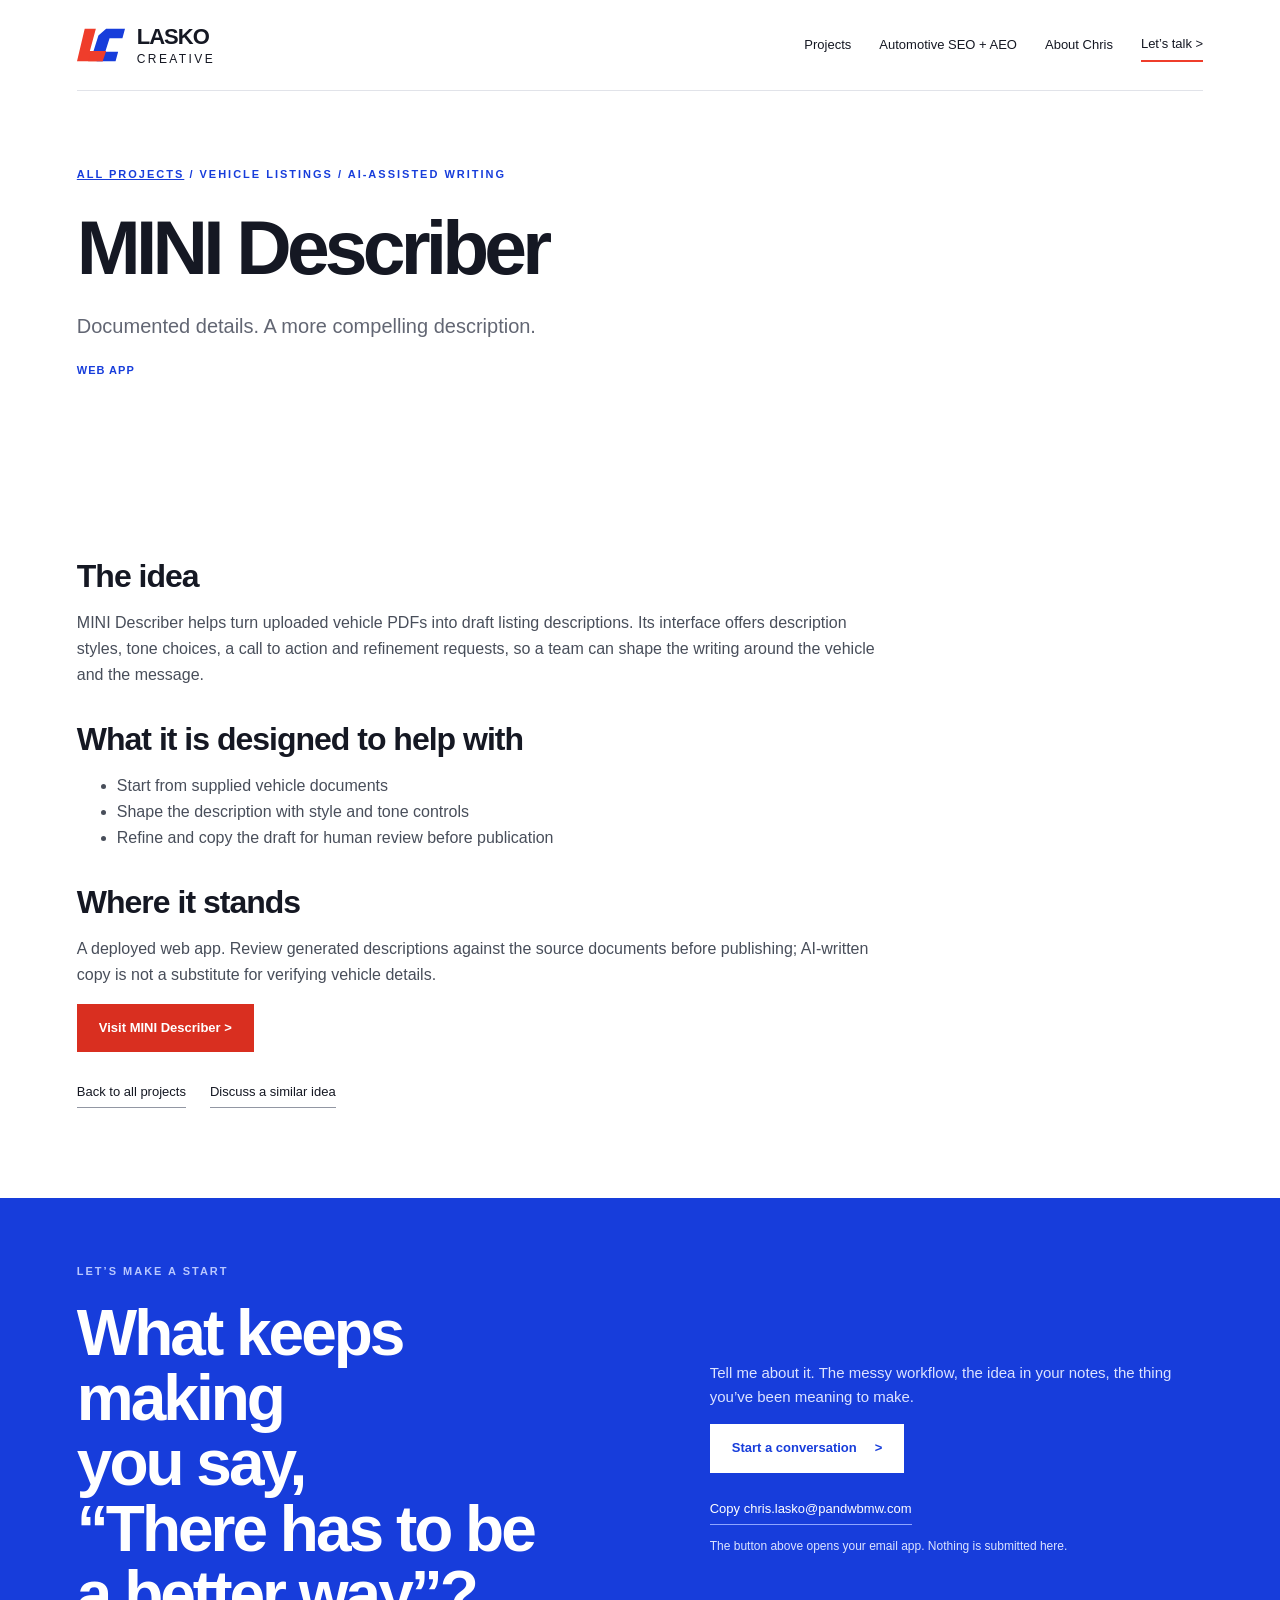
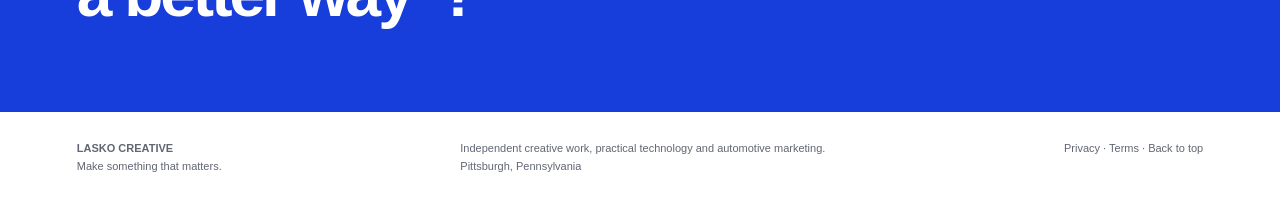
<file: mini-describer.html>
<!doctype html><html lang="en"><head>  <!-- Google tag (gtag.js) -->
  <script async src="https://www.googletagmanager.com/gtm.js?id=GTM-NS23FXH4"></script>
  <script async src="https://www.googletagmanager.com/gtag/js?id=G-GV3D54EW70"></script>
  <script>
    window.dataLayer = window.dataLayer || [];
    function gtag(){dataLayer.push(arguments);}
    gtag('js', new Date());

    gtag('config', 'G-GV3D54EW70');
  </script>
  <meta charset="utf-8"><meta name="viewport" content="width=device-width,initial-scale=1"><title>MINI Describer | Lasko Creative</title><meta name="description" content="Turn vehicle documents into a clearer, more useful listing description."><link rel="canonical" href="https://laskocreative.com/mini-describer.html"><meta property="og:type" content="website"><meta property="og:title" content="MINI Describer | Lasko Creative"><meta property="og:description" content="Turn vehicle documents into a clearer, more useful listing description."><meta property="og:url" content="https://laskocreative.com/mini-describer.html"><meta property="og:image" content="https://laskocreative.com/assets/sculpture.webp"><link rel="stylesheet" href="assets/site.css"><script type="application/ld+json">{"@context": "https://schema.org", "@type": "WebPage", "name": "MINI Describer | Lasko Creative", "description": "Turn vehicle documents into a clearer, more useful listing description.", "url": "https://laskocreative.com/mini-describer.html"}</script><script defer src="assets/site.js"></script></head><body><a class="skip" href="#main">Skip to content</a><header class="wrap" id="top"><nav class="nav" aria-label="Main navigation"><a class="brand" href="index.html" aria-label="Lasko Creative home"><svg viewBox="0 0 56 46" aria-hidden="true"><path d="M9 4H22L15 30H34L30 42H0Z" fill="#ef3d2b"/><path d="M34 4H56L53 15H38L33 31H48L45 42H23L18 34L25 12Z" fill="#173ddb"/><path d="M17 30H34L30 42H13Z" fill="#ef3d2b"/></svg><span><strong>LASKO</strong><small>CREATIVE</small></span></a><button class="menu-button" id="menu" aria-expanded="false" aria-controls="nav-links">Menu</button><div class="nav-links" id="nav-links"><a href="projects.html">Projects</a><a href="automotive-seo-aeo.html">Automotive SEO + AEO</a><a href="index.html#about">About Chris</a><a class="contact-link" href="#contact">Let’s talk &gt;</a></div></nav></header><main id="main"><div class="wrap"><section class="page-hero"><div class="eyebrow"><a href="projects.html">All projects</a> / Vehicle listings / AI-assisted writing</div><h1>MINI Describer</h1><p>Documented details. A more compelling description.</p><div class="status">Web app</div></section><section class="prose section"><h2>The idea</h2><p>MINI Describer helps turn uploaded vehicle PDFs into draft listing descriptions. Its interface offers description styles, tone choices, a call to action and refinement requests, so a team can shape the writing around the vehicle and the message.</p><h2>What it is designed to help with</h2><ul><li>Start from supplied vehicle documents</li><li>Shape the description with style and tone controls</li><li>Refine and copy the draft for human review before publication</li></ul><h2>Where it stands</h2><p>A deployed web app. Review generated descriptions against the source documents before publishing; AI-written copy is not a substitute for verifying vehicle details.</p><a class="btn" href="https://minidescriber.netlify.app">Visit MINI Describer &gt;</a><div class="buttons"><a class="text-link" href="projects.html">Back to all projects</a><a class="text-link" href="#contact">Discuss a similar idea</a></div></section></div><section class="contact" id="contact"><div class="contact-inner"><div><div class="eyebrow">Let’s make a start</div><h2>What keeps making<br>you say,<br>“There has to be<br>a better way”?</h2></div><div class="contact-actions"><p>Tell me about it. The messy workflow, the idea in your notes, the thing you’ve been meaning to make.</p><a class="btn" href="mailto:chris.lasko@pandwbmw.com?subject=An%20idea%20for%20Lasko%20Creative">Start a conversation <span aria-hidden="true">&gt;</span></a><br><button class="copy-email" id="copy-email">Copy chris.lasko@pandwbmw.com</button><p class="copy-status" id="copy-status" aria-live="polite">The button above opens your email app. Nothing is submitted here.</p></div></div></section></main><footer class="wrap footer"><div><strong>LASKO CREATIVE</strong><br>Make something that matters.</div><p>Independent creative work, practical technology and automotive marketing.<br>Pittsburgh, Pennsylvania</p><div><a href="privacy.html">Privacy</a> · <a href="terms.html">Terms</a> · <a href="#top">Back to top</a></div></footer></body></html>
</file>
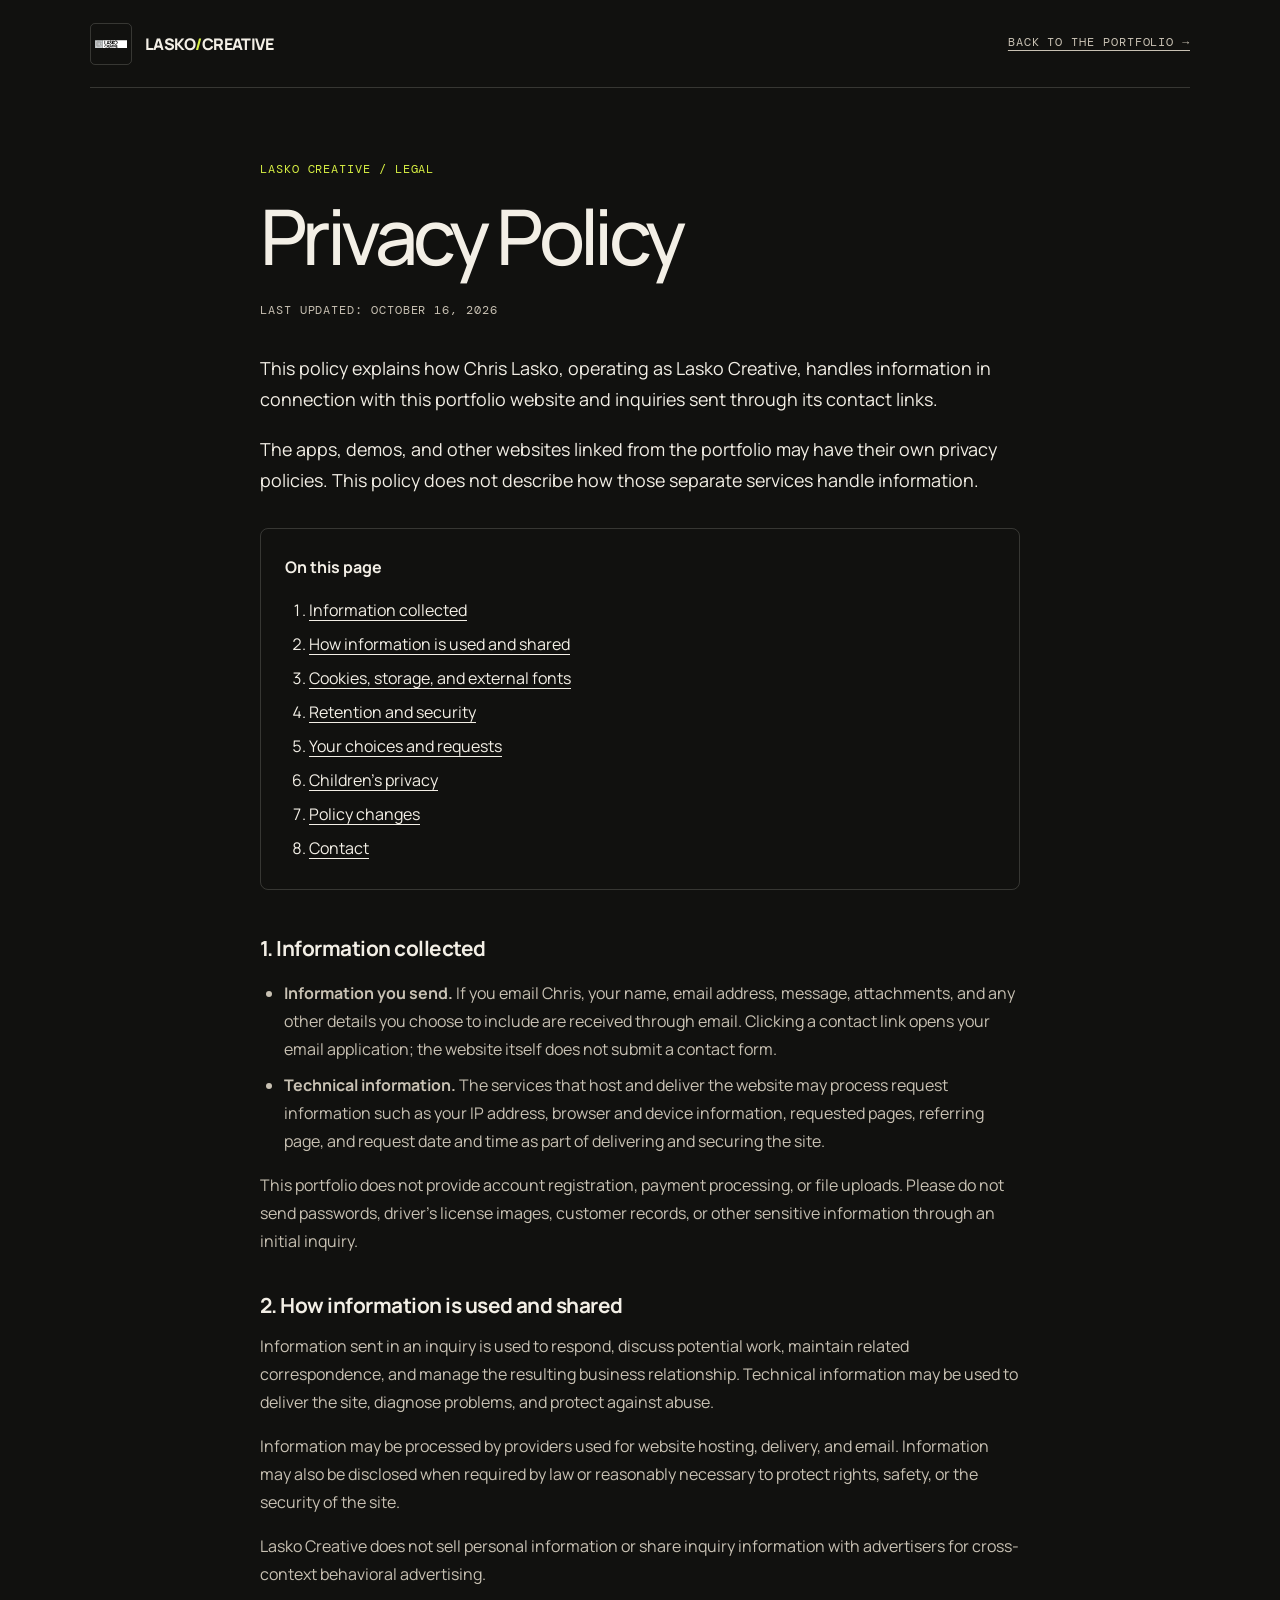
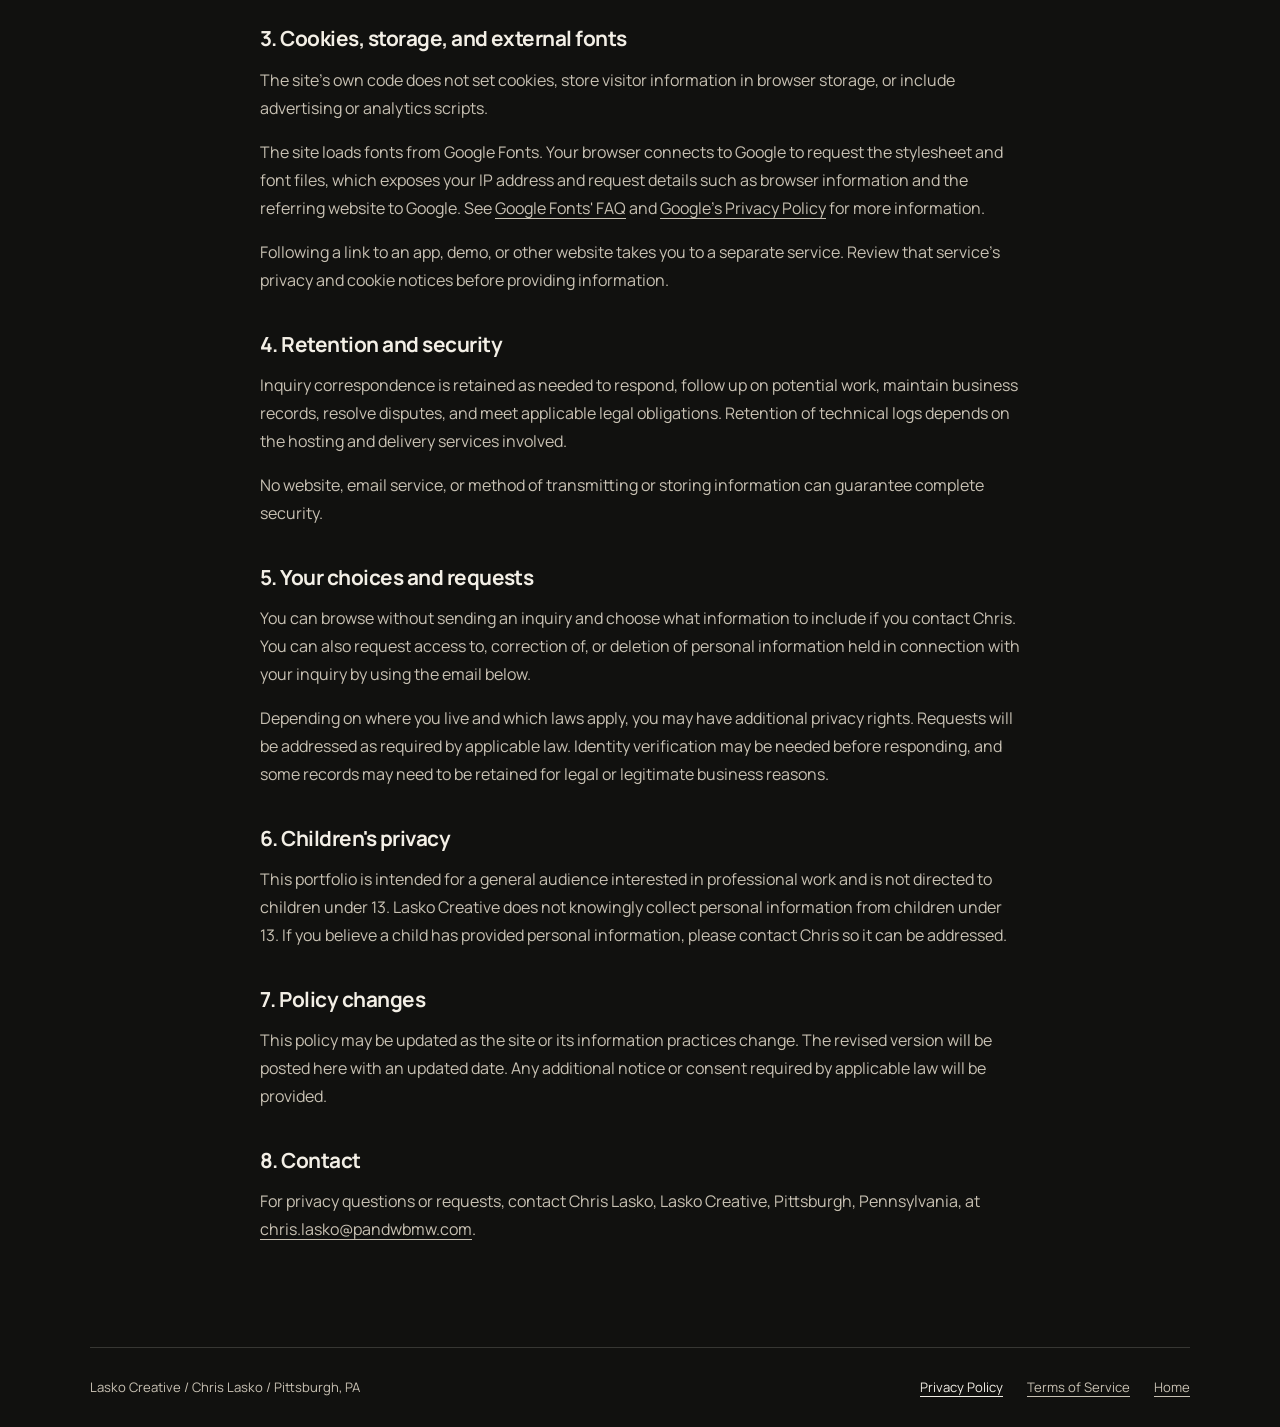
<file: privacy.html>
<!doctype html>
<html lang="en">
<head>
  <!-- Google tag (gtag.js) -->
  <script async src="https://www.googletagmanager.com/gtm.js?id=GTM-NS23FXH4"></script>
  <script async src="https://www.googletagmanager.com/gtag/js?id=G-GV3D54EW70"></script>
  <script>
    window.dataLayer = window.dataLayer || [];
    function gtag(){dataLayer.push(arguments);}
    gtag('js', new Date());

    gtag('config', 'G-GV3D54EW70');
  </script>
  <meta charset="utf-8">
  <meta name="viewport" content="width=device-width, initial-scale=1">
  <title>Privacy Policy | Lasko Creative</title>
  <meta name="description" content="How Lasko Creative handles information when you visit this portfolio website or contact Chris Lasko.">
  <meta name="theme-color" content="#11110f">
  <link rel="icon" href="assets/logo.svg">
  <link rel="stylesheet" href="assets/legal.css">
</head>
<body>
  <a class="skip-link" href="#content">Skip to content</a>
  <header class="site-header shell">
    <a class="brand" href="index.html" aria-label="Lasko Creative home"><img src="assets/logo.svg" alt=""><span>LASKO<span>/</span>CREATIVE</span></a>
    <a class="back-link" href="index.html">Back to the portfolio &rarr;</a>
  </header>
  <div class="shell">
    <main id="content">
      <p class="kicker">Lasko Creative / Legal</p>
      <h1>Privacy Policy</h1>
      <p class="updated">Last updated: <time datetime="2026-10-16">October 16, 2026</time></p>
      <p class="intro">This policy explains how Chris Lasko, operating as Lasko Creative, handles information in connection with this portfolio website and inquiries sent through its contact links.</p>
      <p class="intro">The apps, demos, and other websites linked from the portfolio may have their own privacy policies. This policy does not describe how those separate services handle information.</p>
      <nav class="contents" aria-label="On this page">
        <h2>On this page</h2>
        <ol>
          <li><a href="#information">Information collected</a></li>
          <li><a href="#use">How information is used and shared</a></li>
          <li><a href="#fonts">Cookies, storage, and external fonts</a></li>
          <li><a href="#retention">Retention and security</a></li>
          <li><a href="#choices">Your choices and requests</a></li>
          <li><a href="#children">Children's privacy</a></li>
          <li><a href="#changes">Policy changes</a></li>
          <li><a href="#contact">Contact</a></li>
        </ol>
      </nav>
      <section id="information">
        <h2>1. Information collected</h2>
        <ul>
          <li><strong>Information you send.</strong> If you email Chris, your name, email address, message, attachments, and any other details you choose to include are received through email. Clicking a contact link opens your email application; the website itself does not submit a contact form.</li>
          <li><strong>Technical information.</strong> The services that host and deliver the website may process request information such as your IP address, browser and device information, requested pages, referring page, and request date and time as part of delivering and securing the site.</li>
        </ul>
        <p>This portfolio does not provide account registration, payment processing, or file uploads. Please do not send passwords, driver's license images, customer records, or other sensitive information through an initial inquiry.</p>
      </section>
      <section id="use">
        <h2>2. How information is used and shared</h2>
        <p>Information sent in an inquiry is used to respond, discuss potential work, maintain related correspondence, and manage the resulting business relationship. Technical information may be used to deliver the site, diagnose problems, and protect against abuse.</p>
        <p>Information may be processed by providers used for website hosting, delivery, and email. Information may also be disclosed when required by law or reasonably necessary to protect rights, safety, or the security of the site.</p>
        <p>Lasko Creative does not sell personal information or share inquiry information with advertisers for cross-context behavioral advertising.</p>
      </section>
      <section id="fonts">
        <h2>3. Cookies, storage, and external fonts</h2>
        <p>The site's own code does not set cookies, store visitor information in browser storage, or include advertising or analytics scripts.</p>
        <p>The site loads fonts from Google Fonts. Your browser connects to Google to request the stylesheet and font files, which exposes your IP address and request details such as browser information and the referring website to Google. See <a href="https://fonts.google.com/faq">Google Fonts' FAQ</a> and <a href="https://policies.google.com/privacy">Google's Privacy Policy</a> for more information.</p>
        <p>Following a link to an app, demo, or other website takes you to a separate service. Review that service's privacy and cookie notices before providing information.</p>
      </section>
      <section id="retention">
        <h2>4. Retention and security</h2>
        <p>Inquiry correspondence is retained as needed to respond, follow up on potential work, maintain business records, resolve disputes, and meet applicable legal obligations. Retention of technical logs depends on the hosting and delivery services involved.</p>
        <p>No website, email service, or method of transmitting or storing information can guarantee complete security.</p>
      </section>
      <section id="choices">
        <h2>5. Your choices and requests</h2>
        <p>You can browse without sending an inquiry and choose what information to include if you contact Chris. You can also request access to, correction of, or deletion of personal information held in connection with your inquiry by using the email below.</p>
        <p>Depending on where you live and which laws apply, you may have additional privacy rights. Requests will be addressed as required by applicable law. Identity verification may be needed before responding, and some records may need to be retained for legal or legitimate business reasons.</p>
      </section>
      <section id="children">
        <h2>6. Children's privacy</h2>
        <p>This portfolio is intended for a general audience interested in professional work and is not directed to children under 13. Lasko Creative does not knowingly collect personal information from children under 13. If you believe a child has provided personal information, please contact Chris so it can be addressed.</p>
      </section>
      <section id="changes">
        <h2>7. Policy changes</h2>
        <p>This policy may be updated as the site or its information practices change. The revised version will be posted here with an updated date. Any additional notice or consent required by applicable law will be provided.</p>
      </section>
      <section id="contact">
        <h2>8. Contact</h2>
        <p>For privacy questions or requests, contact Chris Lasko, Lasko Creative, Pittsburgh, Pennsylvania, at <a href="mailto:chris.lasko@pandwbmw.com?subject=Lasko%20Creative%20privacy%20request">chris.lasko@pandwbmw.com</a>.</p>
      </section>
    </main>
    <footer>
      <span>Lasko Creative / Chris Lasko / Pittsburgh, PA</span>
      <nav aria-label="Legal"><a href="privacy.html" aria-current="page">Privacy Policy</a><a href="terms.html">Terms of Service</a><a href="index.html">Home</a></nav>
    </footer>
  </div>
</body>
</html>
</file>
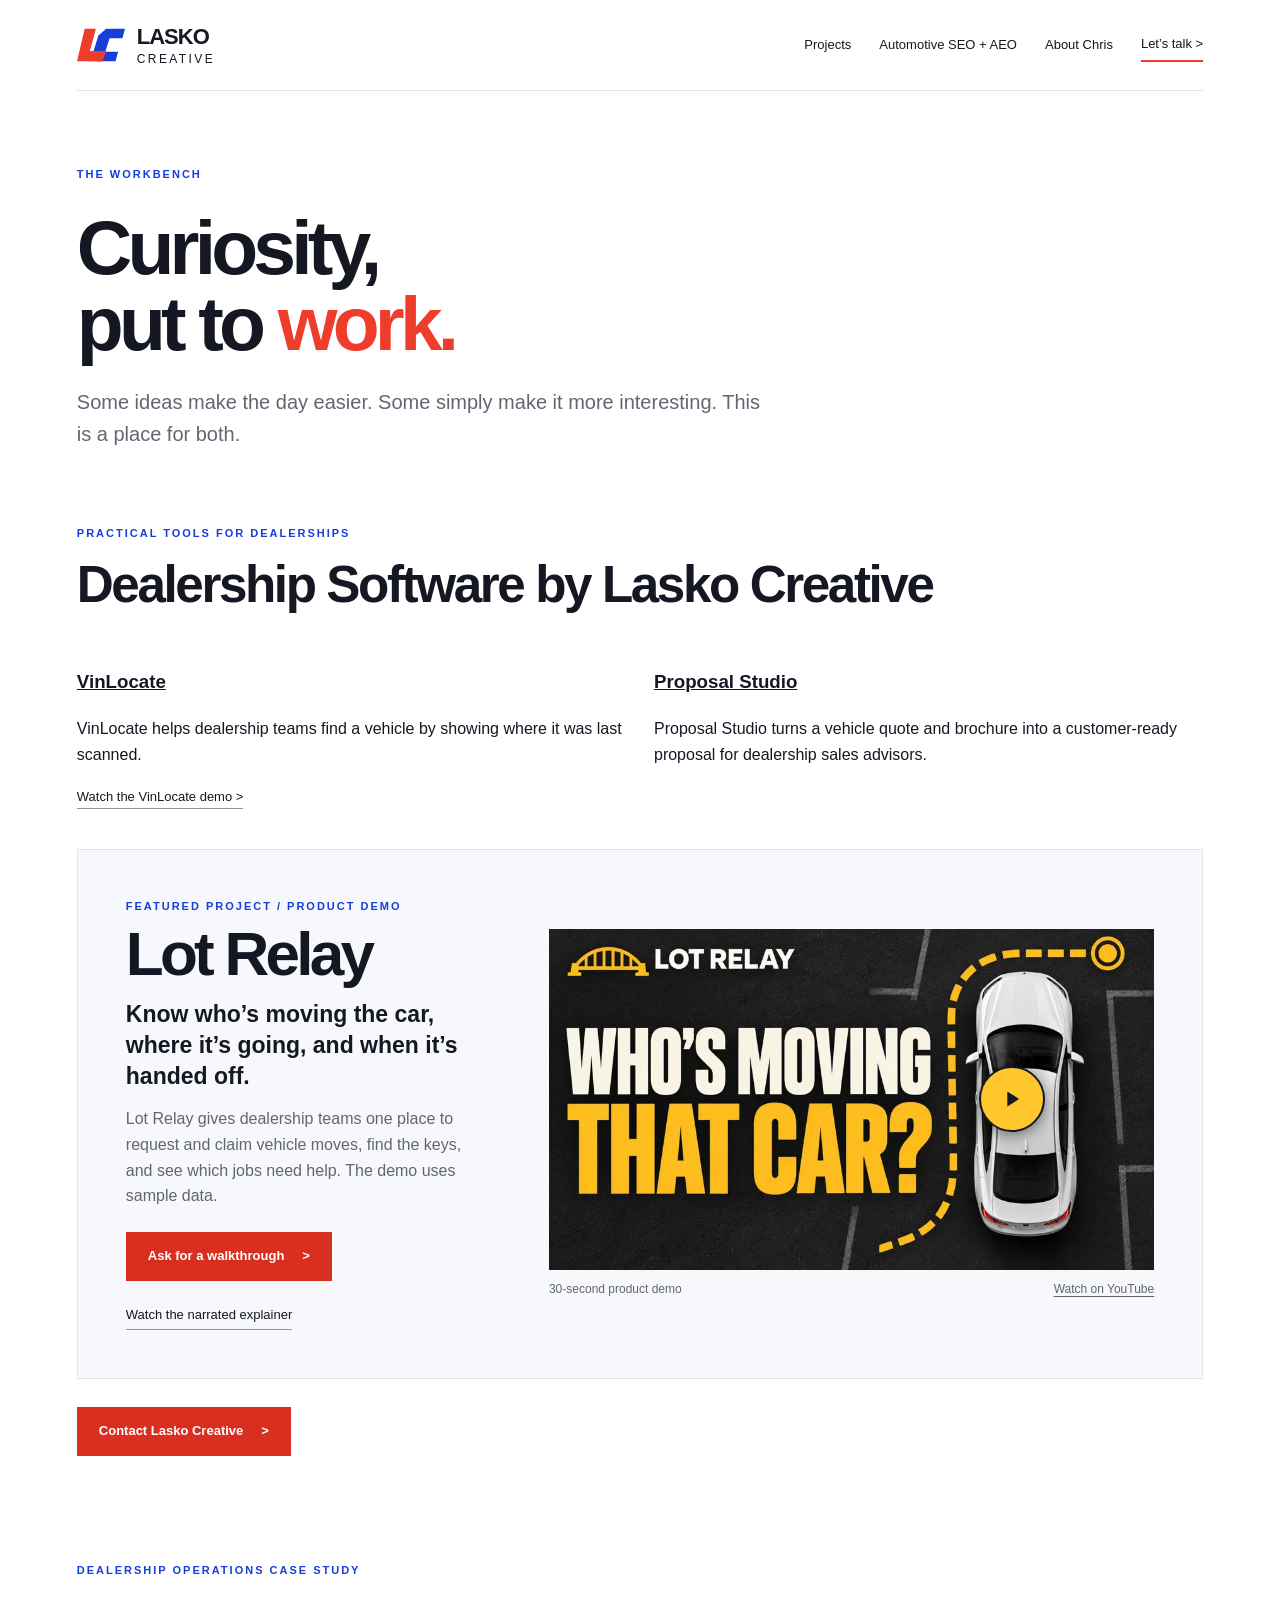
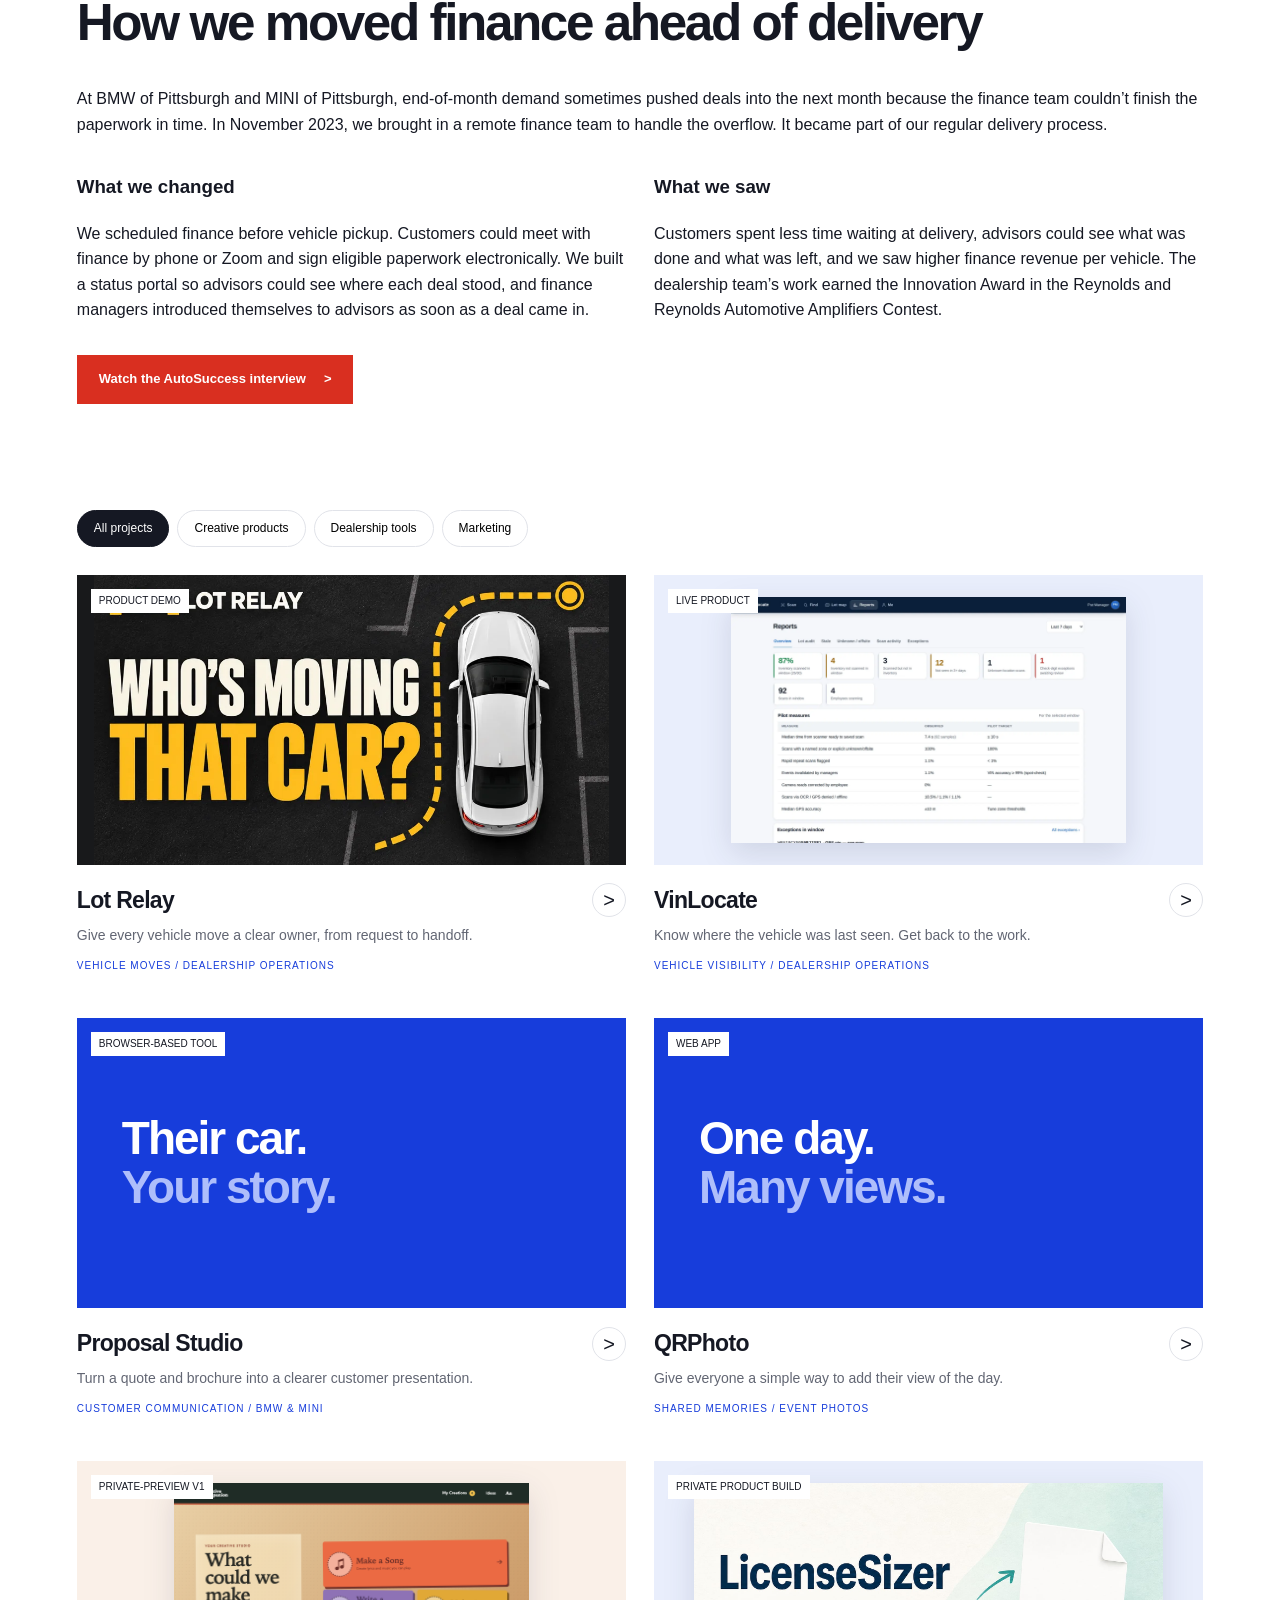
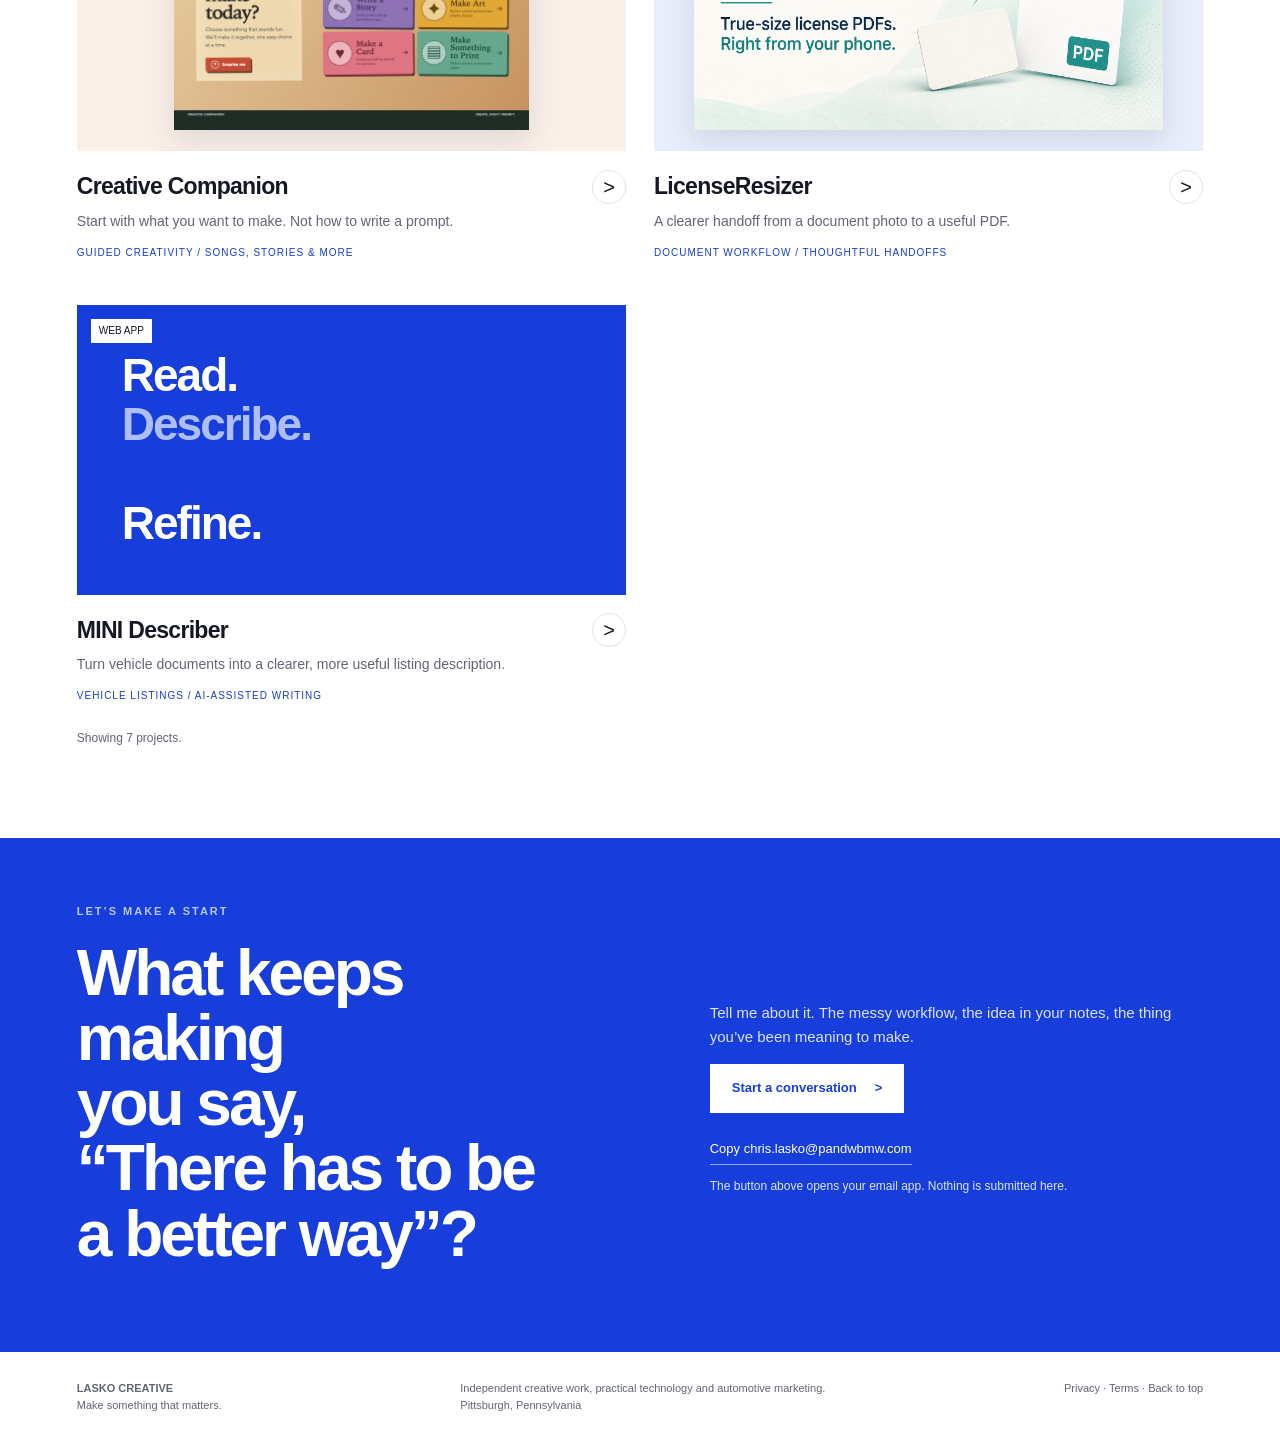
<file: projects.html>
<!doctype html><html lang="en"><head>  <!-- Google tag (gtag.js) -->
  <script async src="https://www.googletagmanager.com/gtm.js?id=GTM-NS23FXH4"></script>
  <script async src="https://www.googletagmanager.com/gtag/js?id=G-GV3D54EW70"></script>
  <script>
    window.dataLayer = window.dataLayer || [];
    function gtag(){dataLayer.push(arguments);}
    gtag('js', new Date());

    gtag('config', 'G-GV3D54EW70');
  </script>
  <meta charset="utf-8"><meta name="viewport" content="width=device-width,initial-scale=1"><title>Projects & Creative Experiments | Lasko Creative</title><meta name="description" content="Explore creative products and practical tools by Chris Lasko, with honest project status and a closer look at the ideas behind the work."><link rel="canonical" href="https://laskocreative.com/projects.html"><meta property="og:type" content="website"><meta property="og:title" content="Projects & Creative Experiments | Lasko Creative"><meta property="og:description" content="Explore creative products and practical tools by Chris Lasko, with honest project status and a closer look at the ideas behind the work."><meta property="og:url" content="https://laskocreative.com/projects.html"><meta property="og:image" content="https://laskocreative.com/assets/sculpture.webp"><link rel="stylesheet" href="assets/site.css"><script type="application/ld+json">{"@context": "https://schema.org", "@type": "WebPage", "name": "Projects & Creative Experiments | Lasko Creative", "description": "Explore creative products and practical tools by Chris Lasko, with honest project status and a closer look at the ideas behind the work.", "url": "https://laskocreative.com/projects.html"}</script><script defer src="assets/site.js"></script></head><body><a class="skip" href="#main">Skip to content</a><header class="wrap" id="top"><nav class="nav" aria-label="Main navigation"><a class="brand" href="index.html" aria-label="Lasko Creative home"><svg viewBox="0 0 56 46" aria-hidden="true"><path d="M9 4H22L15 30H34L30 42H0Z" fill="#ef3d2b"/><path d="M34 4H56L53 15H38L33 31H48L45 42H23L18 34L25 12Z" fill="#173ddb"/><path d="M17 30H34L30 42H13Z" fill="#ef3d2b"/></svg><span><strong>LASKO</strong><small>CREATIVE</small></span></a><button class="menu-button" id="menu" aria-expanded="false" aria-controls="nav-links">Menu</button><div class="nav-links" id="nav-links"><a href="projects.html">Projects</a><a href="automotive-seo-aeo.html">Automotive SEO + AEO</a><a href="index.html#about">About Chris</a><a class="contact-link" href="#contact">Let’s talk &gt;</a></div></nav></header><main id="main"><div class="wrap"><section class="page-hero"><div class="eyebrow">The workbench</div><h1>Curiosity,<br>put to <span>work.</span></h1><p>Some ideas make the day easier. Some simply make it more interesting. This is a place for both.</p></section>
<section class="section" id="dealership-software" aria-labelledby="dealership-software-heading" style="padding-top:0">
  <div class="section-head">
    <div><div class="eyebrow">Practical tools for dealerships</div><h2 id="dealership-software-heading">Dealership Software by Lasko Creative</h2></div>
  </div>
  <div class="grid">
    <div><h3><a href="/vinlocate">VinLocate</a></h3><p>VinLocate helps dealership teams find a vehicle by showing where it was last scanned.</p><a class="text-link" href="/vinlocate#watch-demo">Watch the VinLocate demo &gt;</a></div>
    <div><h3><a href="/proposal-studio">Proposal Studio</a></h3><p>Proposal Studio turns a vehicle quote and brochure into a customer-ready proposal for dealership sales advisors.</p></div>
  </div>
  <article class="lot-feature" id="lot-relay" aria-labelledby="lot-relay-title">
    <div class="lot-feature-copy">
      <div class="eyebrow">Featured project / Product demo</div>
      <h3 id="lot-relay-title">Lot Relay</h3>
      <p class="lot-feature-lede">Know who’s moving the car, where it’s going, and when it’s handed off.</p>
      <p>Lot Relay gives dealership teams one place to request and claim vehicle moves, find the keys, and see which jobs need help. The demo uses sample data.</p>
      <div class="lot-feature-actions">
        <a class="btn" href="mailto:chris@laskocreative.com?subject=Lot%20Relay%20walkthrough">Ask for a walkthrough <span aria-hidden="true">&gt;</span></a>
        <a class="text-link" href="https://www.youtube.com/watch?v=y6MEQSbwbYI">Watch the narrated explainer</a>
      </div>
    </div>
    <figure class="lot-demo">
      <div class="lot-demo-media">
        <a class="lot-demo-play" data-lot-demo-video href="https://www.youtube.com/watch?v=Bha3udObP60" aria-label="Play the 30-second Lot Relay product demo">
          <img src="assets/portfolio/lot-relay-demo.webp" alt="" width="960" height="540" loading="lazy" decoding="async">
          <span class="lot-play-icon" aria-hidden="true"><svg viewBox="0 0 24 24" width="28" height="28" fill="currentColor"><path d="M8 5.5v13l10-6.5z"/></svg></span>
        </a>
      </div>
      <figcaption><span>30-second product demo</span><a href="https://www.youtube.com/watch?v=Bha3udObP60">Watch on YouTube</a></figcaption>
    </figure>
  </article>
  <p><a class="btn" href="#contact">Contact Lasko Creative <span aria-hidden="true">&gt;</span></a></p>
</section>
<section class="section" id="remote-finance-case-study" aria-labelledby="remote-finance-heading" style="padding-top:0">
  <div class="section-head">
    <div>
      <div class="eyebrow">Dealership operations case study</div>
      <h2 id="remote-finance-heading">How we moved finance ahead of delivery</h2>
    </div>
  </div>
  <p>At BMW of Pittsburgh and MINI of Pittsburgh, end-of-month demand sometimes pushed deals into the next month because the finance team couldn’t finish the paperwork in time. In November 2023, we brought in a remote finance team to handle the overflow. It became part of our regular delivery process.</p>
  <div class="grid">
    <div><h3>What we changed</h3><p>We scheduled finance before vehicle pickup. Customers could meet with finance by phone or Zoom and sign eligible paperwork electronically. We built a status portal so advisors could see where each deal stood, and finance managers introduced themselves to advisors as soon as a deal came in.</p></div>
    <div><h3>What we saw</h3><p>Customers spent less time waiting at delivery, advisors could see what was done and what was left, and we saw higher finance revenue per vehicle. The dealership team’s work earned the Innovation Award in the Reynolds and Reynolds Automotive Amplifiers Contest.</p></div>
  </div>
  <p><a class="btn" href="https://www.autosuccessonline.com/executive-spotlight-chris-lasko/">Watch the AutoSuccess interview <span aria-hidden="true">&gt;</span></a></p>
</section>
<section class="section" style="padding-top:0"><div class="filters" role="group" aria-label="Filter projects"><button class="filter" data-filter="all" aria-pressed="true">All projects</button><button class="filter" data-filter="creative" aria-pressed="false">Creative products</button><button class="filter" data-filter="operations" aria-pressed="false">Dealership tools</button><button class="filter" data-filter="marketing" aria-pressed="false">Marketing</button></div><div class="grid"><article class="project" data-category="operations"><a class="project-open" href="#lot-relay"><div class="project-image lot-project-image"><img src="assets/portfolio/lot-relay-demo.webp" alt="" width="960" height="540" loading="lazy"><span class="image-tag">PRODUCT DEMO</span></div><div class="project-title"><h3>Lot Relay</h3><span class="arrow" aria-hidden="true">&gt;</span></div><p>Give every vehicle move a clear owner, from request to handoff.</p><div class="project-meta">Vehicle moves / Dealership operations</div></a></article><article class="project" data-category="operations"><a class="project-open" href="vinlocate.html"><div class="project-image "><img src="assets/portfolio/vinlocate-dashboard.webp" alt="VinLocate dashboard" loading="lazy"><span class="image-tag">LIVE PRODUCT</span></div><div class="project-title"><h3>VinLocate</h3><span class="arrow" aria-hidden="true">&gt;</span></div><p>Know where the vehicle was last seen. Get back to the work.</p><div class="project-meta">Vehicle visibility / Dealership operations</div></a></article><article class="project" data-category="operations"><a class="project-open" href="proposal-studio.html"><div class="project-image review"><div class="review-art">Their car.<br><span>Your story.</span></div><span class="image-tag">BROWSER-BASED TOOL</span></div><div class="project-title"><h3>Proposal Studio</h3><span class="arrow" aria-hidden="true">&gt;</span></div><p>Turn a quote and brochure into a clearer customer presentation.</p><div class="project-meta">Customer communication / BMW & MINI</div></a></article><article class="project" data-category="creative"><a class="project-open" href="qrphoto.html"><div class="project-image review"><div class="review-art">One day.<br><span>Many views.</span></div><span class="image-tag">WEB APP</span></div><div class="project-title"><h3>QRPhoto</h3><span class="arrow" aria-hidden="true">&gt;</span></div><p>Give everyone a simple way to add their view of the day.</p><div class="project-meta">Shared memories / Event photos</div></a></article><article class="project" data-category="creative"><a class="project-open" href="creative-companion.html"><div class="project-image creative"><img src="assets/portfolio/creative-companion-home.png" alt="Creative Companion interface" loading="lazy"><span class="image-tag">PRIVATE-PREVIEW V1</span></div><div class="project-title"><h3>Creative Companion</h3><span class="arrow" aria-hidden="true">&gt;</span></div><p>Start with what you want to make. Not how to write a prompt.</p><div class="project-meta">Guided creativity / Songs, stories & more</div></a></article><article class="project" data-category="operations"><a class="project-open" href="licenseresizer.html"><div class="project-image "><img src="assets/portfolio/licenseresizer-og.jpg" alt="LicenseResizer product artwork" loading="lazy"><span class="image-tag">PRIVATE PRODUCT BUILD</span></div><div class="project-title"><h3>LicenseResizer</h3><span class="arrow" aria-hidden="true">&gt;</span></div><p>A clearer handoff from a document photo to a useful PDF.</p><div class="project-meta">Document workflow / Thoughtful handoffs</div></a></article><article class="project" data-category="marketing"><a class="project-open" href="mini-describer.html"><div class="project-image review"><div class="review-art">Read.<br><span>Describe.</span><br>Refine.</div><span class="image-tag">WEB APP</span></div><div class="project-title"><h3>MINI Describer</h3><span class="arrow" aria-hidden="true">&gt;</span></div><p>Turn vehicle documents into a clearer, more useful listing description.</p><div class="project-meta">Vehicle listings / AI-assisted writing</div></a></article></div><p class="work-count" id="work-count" aria-live="polite">Showing 7 projects.</p></section></div><section class="contact" id="contact"><div class="contact-inner"><div><div class="eyebrow">Let’s make a start</div><h2>What keeps making<br>you say,<br>“There has to be<br>a better way”?</h2></div><div class="contact-actions"><p>Tell me about it. The messy workflow, the idea in your notes, the thing you’ve been meaning to make.</p><a class="btn" href="mailto:chris.lasko@pandwbmw.com?subject=An%20idea%20for%20Lasko%20Creative">Start a conversation <span aria-hidden="true">&gt;</span></a><br><button class="copy-email" id="copy-email">Copy chris.lasko@pandwbmw.com</button><p class="copy-status" id="copy-status" aria-live="polite">The button above opens your email app. Nothing is submitted here.</p></div></div></section></main><footer class="wrap footer"><div><strong>LASKO CREATIVE</strong><br>Make something that matters.</div><p>Independent creative work, practical technology and automotive marketing.<br>Pittsburgh, Pennsylvania</p><div><a href="privacy.html">Privacy</a> · <a href="terms.html">Terms</a> · <a href="#top">Back to top</a></div></footer></body></html>
</file>
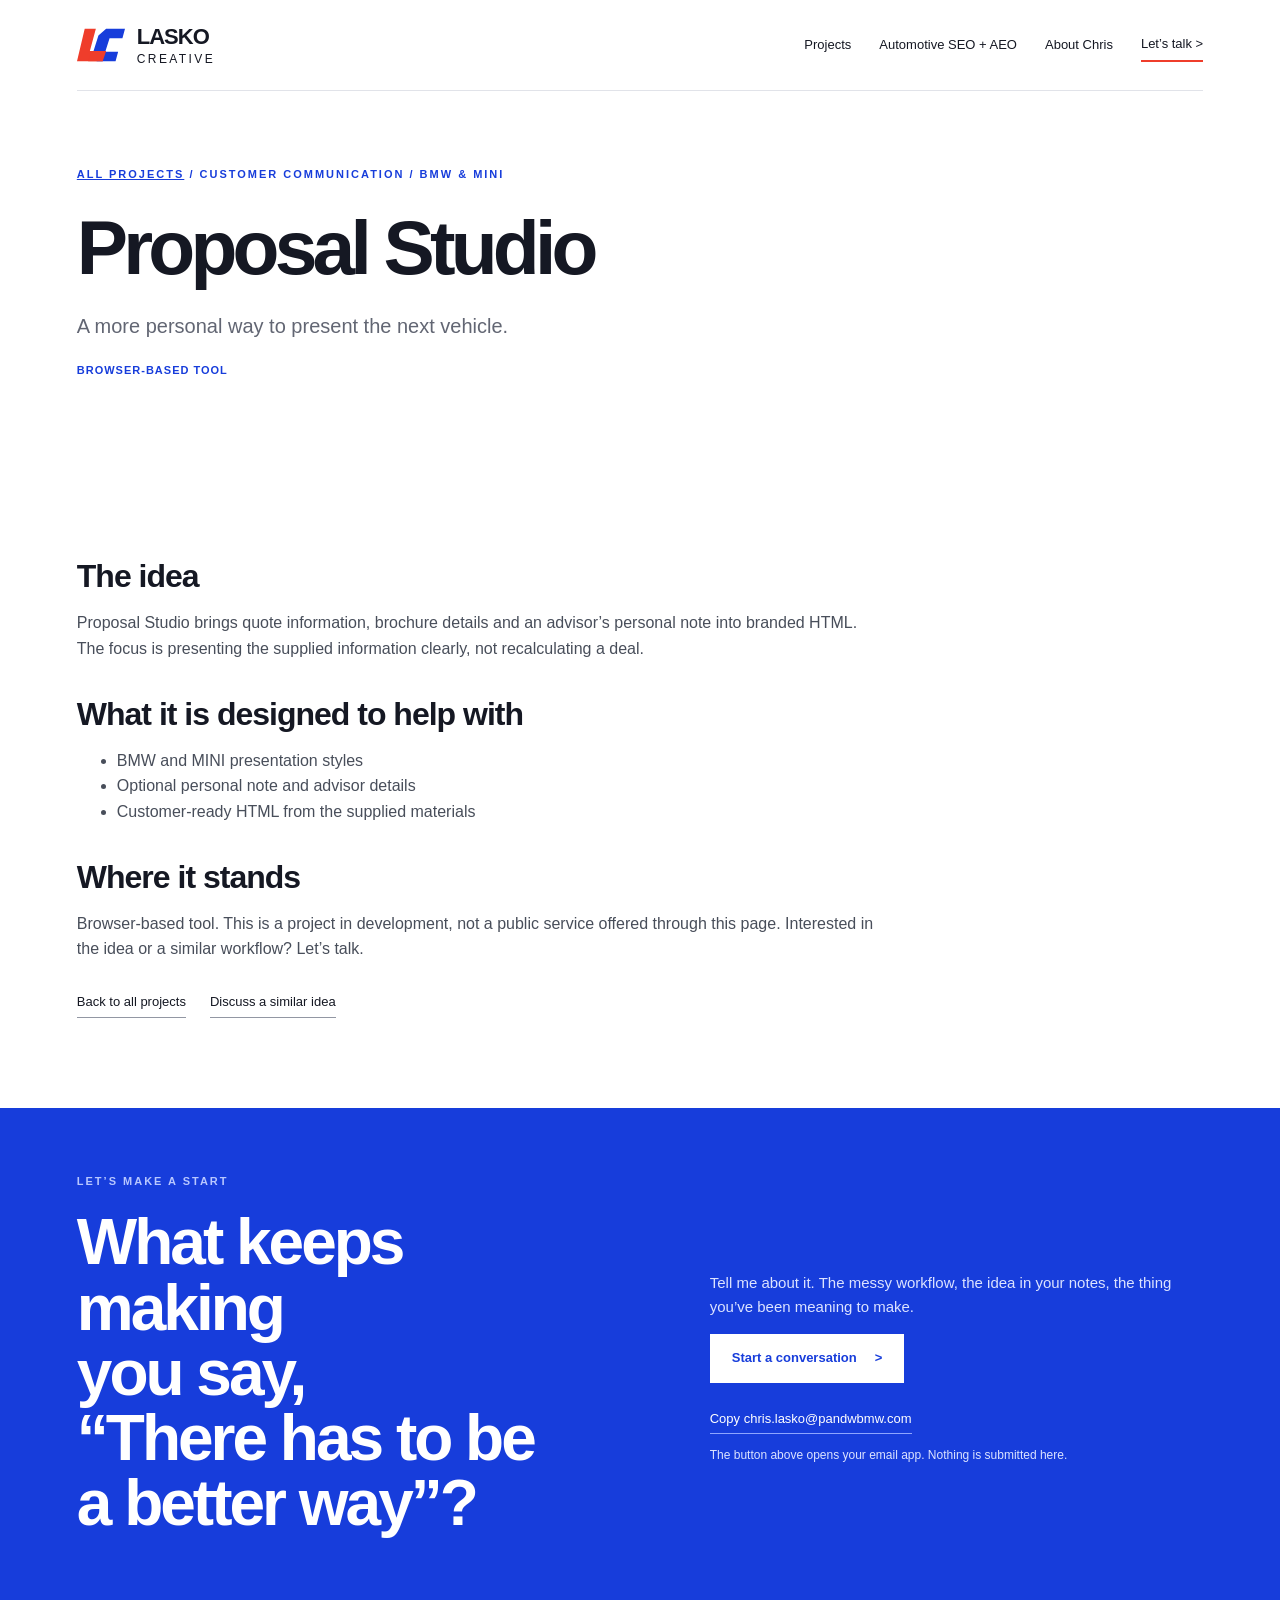
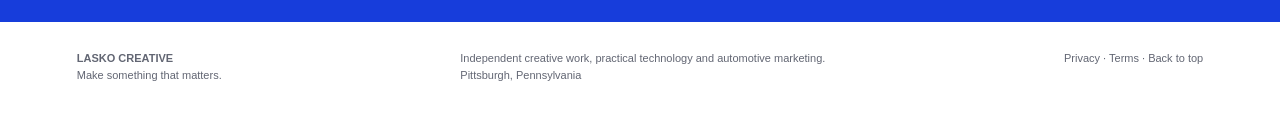
<file: proposal-studio.html>
<!doctype html><html lang="en"><head>  <!-- Google tag (gtag.js) -->
  <script async src="https://www.googletagmanager.com/gtm.js?id=GTM-NS23FXH4"></script>
  <script async src="https://www.googletagmanager.com/gtag/js?id=G-GV3D54EW70"></script>
  <script>
    window.dataLayer = window.dataLayer || [];
    function gtag(){dataLayer.push(arguments);}
    gtag('js', new Date());

    gtag('config', 'G-GV3D54EW70');
  </script>
  <meta charset="utf-8"><meta name="viewport" content="width=device-width,initial-scale=1"><title>Proposal Studio | Lasko Creative</title><meta name="description" content="Turn a quote and brochure into a clearer customer presentation."><link rel="canonical" href="https://laskocreative.com/proposal-studio.html"><meta property="og:type" content="website"><meta property="og:title" content="Proposal Studio | Lasko Creative"><meta property="og:description" content="Turn a quote and brochure into a clearer customer presentation."><meta property="og:url" content="https://laskocreative.com/proposal-studio.html"><meta property="og:image" content="https://laskocreative.com/assets/sculpture.webp"><link rel="stylesheet" href="assets/site.css"><script type="application/ld+json">{"@context": "https://schema.org", "@type": "WebPage", "name": "Proposal Studio | Lasko Creative", "description": "Turn a quote and brochure into a clearer customer presentation.", "url": "https://laskocreative.com/proposal-studio.html"}</script><script defer src="assets/site.js"></script></head><body><a class="skip" href="#main">Skip to content</a><header class="wrap" id="top"><nav class="nav" aria-label="Main navigation"><a class="brand" href="index.html" aria-label="Lasko Creative home"><svg viewBox="0 0 56 46" aria-hidden="true"><path d="M9 4H22L15 30H34L30 42H0Z" fill="#ef3d2b"/><path d="M34 4H56L53 15H38L33 31H48L45 42H23L18 34L25 12Z" fill="#173ddb"/><path d="M17 30H34L30 42H13Z" fill="#ef3d2b"/></svg><span><strong>LASKO</strong><small>CREATIVE</small></span></a><button class="menu-button" id="menu" aria-expanded="false" aria-controls="nav-links">Menu</button><div class="nav-links" id="nav-links"><a href="projects.html">Projects</a><a href="automotive-seo-aeo.html">Automotive SEO + AEO</a><a href="index.html#about">About Chris</a><a class="contact-link" href="#contact">Let’s talk &gt;</a></div></nav></header><main id="main"><div class="wrap"><section class="page-hero"><div class="eyebrow"><a href="projects.html">All projects</a> / Customer communication / BMW & MINI</div><h1>Proposal Studio</h1><p>A more personal way to present the next vehicle.</p><div class="status">Browser-based tool</div></section><section class="prose section"><h2>The idea</h2><p>Proposal Studio brings quote information, brochure details and an advisor’s personal note into branded HTML. The focus is presenting the supplied information clearly, not recalculating a deal.</p><h2>What it is designed to help with</h2><ul><li>BMW and MINI presentation styles</li><li>Optional personal note and advisor details</li><li>Customer-ready HTML from the supplied materials</li></ul><h2>Where it stands</h2><p>Browser-based tool. This is a project in development, not a public service offered through this page. Interested in the idea or a similar workflow? Let’s talk.</p><div class="buttons"><a class="text-link" href="projects.html">Back to all projects</a><a class="text-link" href="#contact">Discuss a similar idea</a></div></section></div><section class="contact" id="contact"><div class="contact-inner"><div><div class="eyebrow">Let’s make a start</div><h2>What keeps making<br>you say,<br>“There has to be<br>a better way”?</h2></div><div class="contact-actions"><p>Tell me about it. The messy workflow, the idea in your notes, the thing you’ve been meaning to make.</p><a class="btn" href="mailto:chris.lasko@pandwbmw.com?subject=An%20idea%20for%20Lasko%20Creative">Start a conversation <span aria-hidden="true">&gt;</span></a><br><button class="copy-email" id="copy-email">Copy chris.lasko@pandwbmw.com</button><p class="copy-status" id="copy-status" aria-live="polite">The button above opens your email app. Nothing is submitted here.</p></div></div></section></main><footer class="wrap footer"><div><strong>LASKO CREATIVE</strong><br>Make something that matters.</div><p>Independent creative work, practical technology and automotive marketing.<br>Pittsburgh, Pennsylvania</p><div><a href="privacy.html">Privacy</a> · <a href="terms.html">Terms</a> · <a href="#top">Back to top</a></div></footer></body></html>
</file>
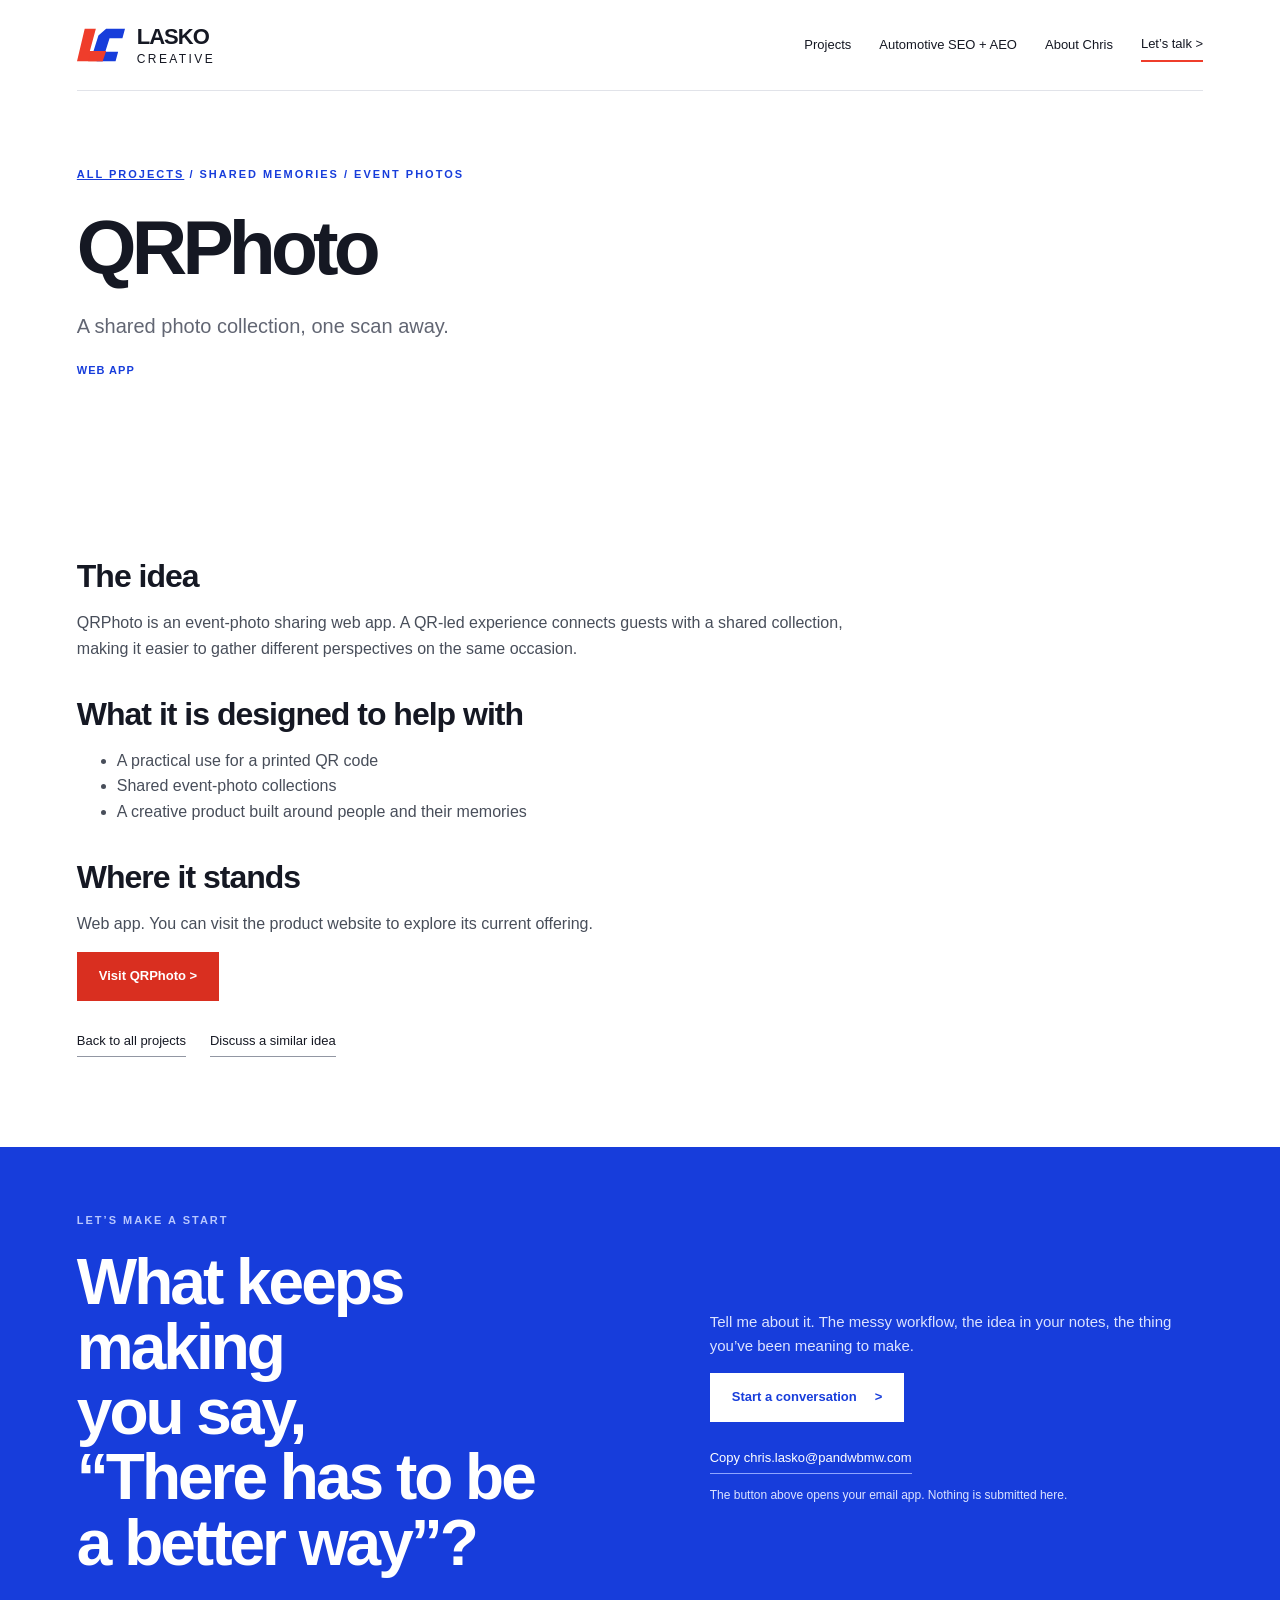
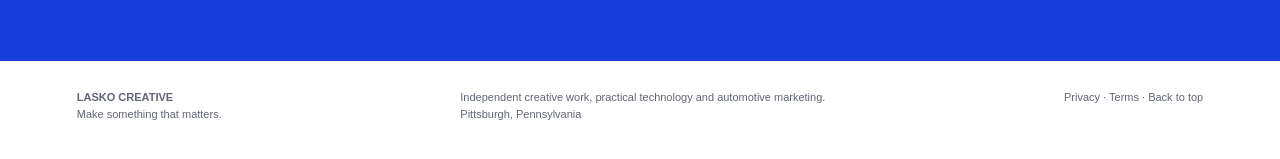
<file: qrphoto.html>
<!doctype html><html lang="en"><head>  <!-- Google tag (gtag.js) -->
  <script async src="https://www.googletagmanager.com/gtm.js?id=GTM-NS23FXH4"></script>
  <script async src="https://www.googletagmanager.com/gtag/js?id=G-GV3D54EW70"></script>
  <script>
    window.dataLayer = window.dataLayer || [];
    function gtag(){dataLayer.push(arguments);}
    gtag('js', new Date());

    gtag('config', 'G-GV3D54EW70');
  </script>
  <meta charset="utf-8"><meta name="viewport" content="width=device-width,initial-scale=1"><title>QRPhoto | Lasko Creative</title><meta name="description" content="Give everyone a simple way to add their view of the day."><link rel="canonical" href="https://laskocreative.com/qrphoto.html"><meta property="og:type" content="website"><meta property="og:title" content="QRPhoto | Lasko Creative"><meta property="og:description" content="Give everyone a simple way to add their view of the day."><meta property="og:url" content="https://laskocreative.com/qrphoto.html"><meta property="og:image" content="https://laskocreative.com/assets/sculpture.webp"><link rel="stylesheet" href="assets/site.css"><script type="application/ld+json">{"@context": "https://schema.org", "@type": "WebPage", "name": "QRPhoto | Lasko Creative", "description": "Give everyone a simple way to add their view of the day.", "url": "https://laskocreative.com/qrphoto.html"}</script><script defer src="assets/site.js"></script></head><body><a class="skip" href="#main">Skip to content</a><header class="wrap" id="top"><nav class="nav" aria-label="Main navigation"><a class="brand" href="index.html" aria-label="Lasko Creative home"><svg viewBox="0 0 56 46" aria-hidden="true"><path d="M9 4H22L15 30H34L30 42H0Z" fill="#ef3d2b"/><path d="M34 4H56L53 15H38L33 31H48L45 42H23L18 34L25 12Z" fill="#173ddb"/><path d="M17 30H34L30 42H13Z" fill="#ef3d2b"/></svg><span><strong>LASKO</strong><small>CREATIVE</small></span></a><button class="menu-button" id="menu" aria-expanded="false" aria-controls="nav-links">Menu</button><div class="nav-links" id="nav-links"><a href="projects.html">Projects</a><a href="automotive-seo-aeo.html">Automotive SEO + AEO</a><a href="index.html#about">About Chris</a><a class="contact-link" href="#contact">Let’s talk &gt;</a></div></nav></header><main id="main"><div class="wrap"><section class="page-hero"><div class="eyebrow"><a href="projects.html">All projects</a> / Shared memories / Event photos</div><h1>QRPhoto</h1><p>A shared photo collection, one scan away.</p><div class="status">Web app</div></section><section class="prose section"><h2>The idea</h2><p>QRPhoto is an event-photo sharing web app. A QR-led experience connects guests with a shared collection, making it easier to gather different perspectives on the same occasion.</p><h2>What it is designed to help with</h2><ul><li>A practical use for a printed QR code</li><li>Shared event-photo collections</li><li>A creative product built around people and their memories</li></ul><h2>Where it stands</h2><p>Web app. You can visit the product website to explore its current offering.</p><a class="btn" href="https://qrphoto.laskocreative.com">Visit QRPhoto &gt;</a><div class="buttons"><a class="text-link" href="projects.html">Back to all projects</a><a class="text-link" href="#contact">Discuss a similar idea</a></div></section></div><section class="contact" id="contact"><div class="contact-inner"><div><div class="eyebrow">Let’s make a start</div><h2>What keeps making<br>you say,<br>“There has to be<br>a better way”?</h2></div><div class="contact-actions"><p>Tell me about it. The messy workflow, the idea in your notes, the thing you’ve been meaning to make.</p><a class="btn" href="mailto:chris.lasko@pandwbmw.com?subject=An%20idea%20for%20Lasko%20Creative">Start a conversation <span aria-hidden="true">&gt;</span></a><br><button class="copy-email" id="copy-email">Copy chris.lasko@pandwbmw.com</button><p class="copy-status" id="copy-status" aria-live="polite">The button above opens your email app. Nothing is submitted here.</p></div></div></section></main><footer class="wrap footer"><div><strong>LASKO CREATIVE</strong><br>Make something that matters.</div><p>Independent creative work, practical technology and automotive marketing.<br>Pittsburgh, Pennsylvania</p><div><a href="privacy.html">Privacy</a> · <a href="terms.html">Terms</a> · <a href="#top">Back to top</a></div></footer></body></html>
</file>
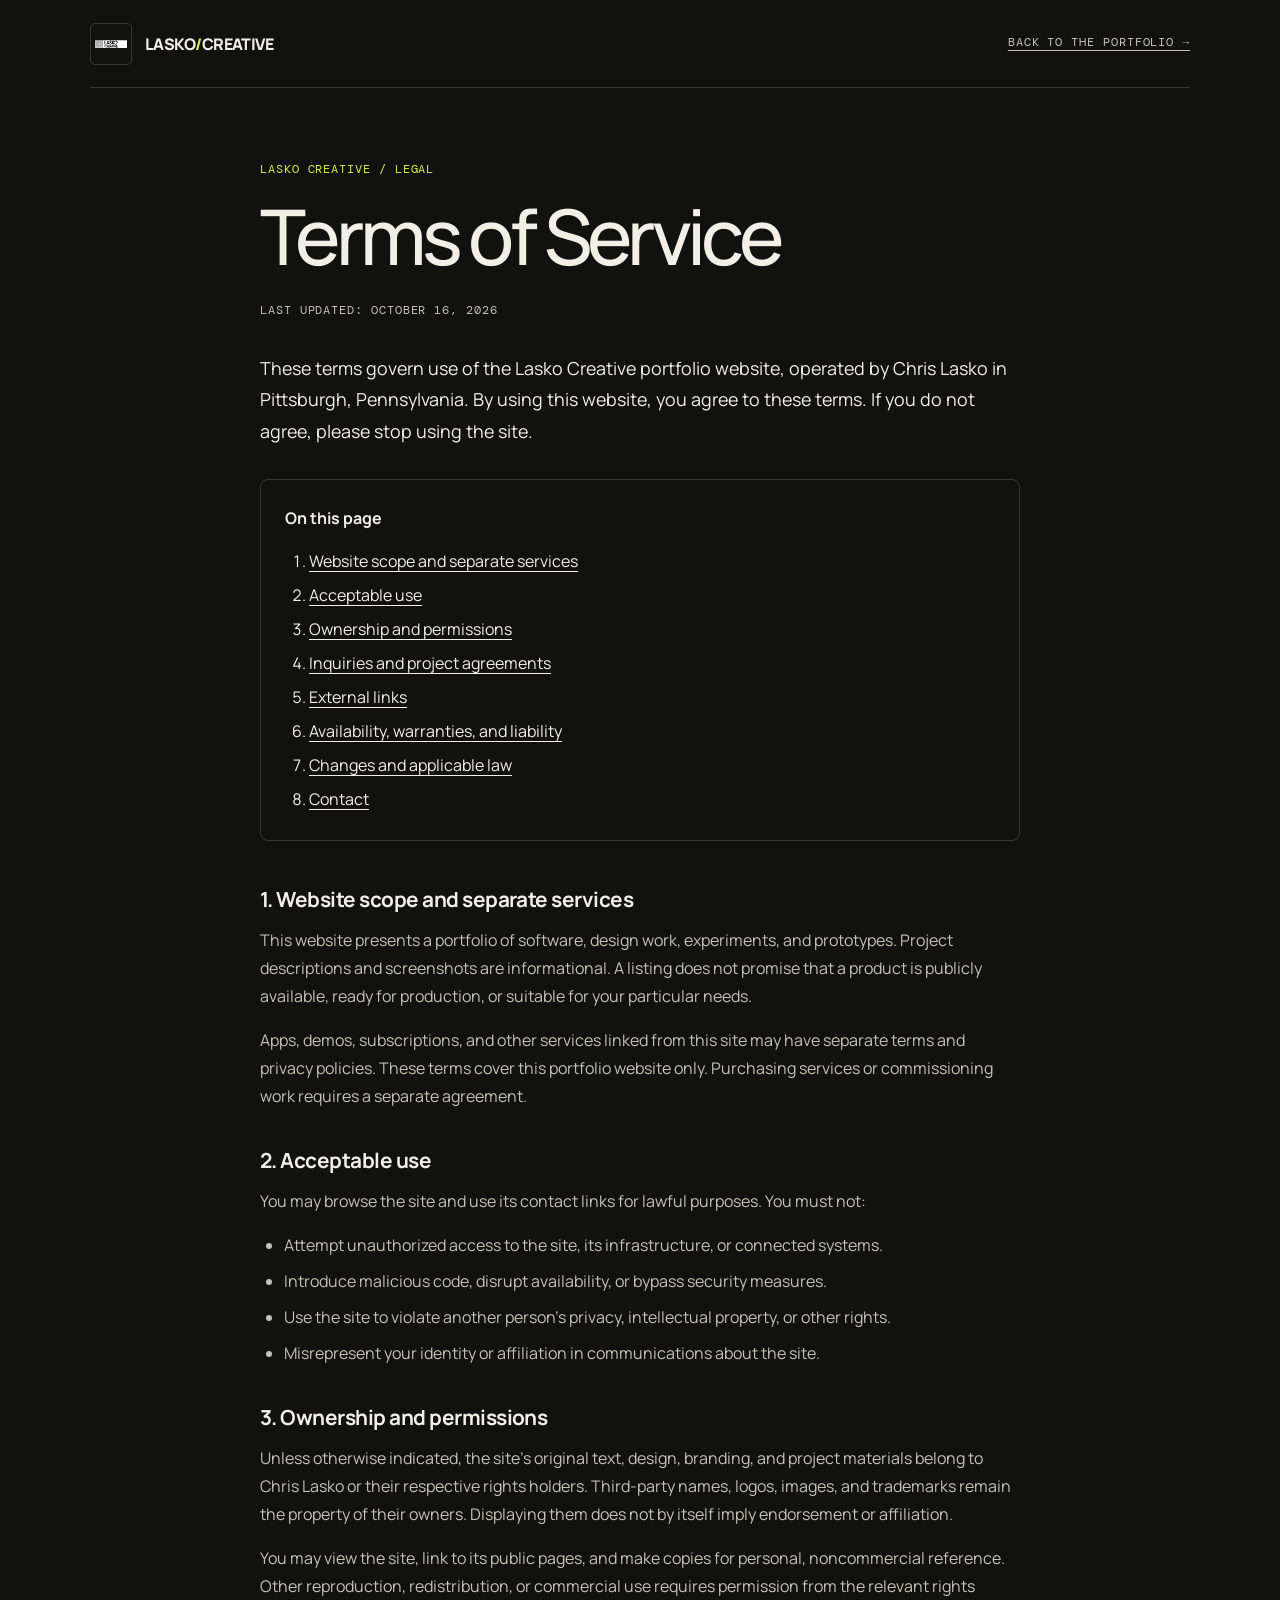
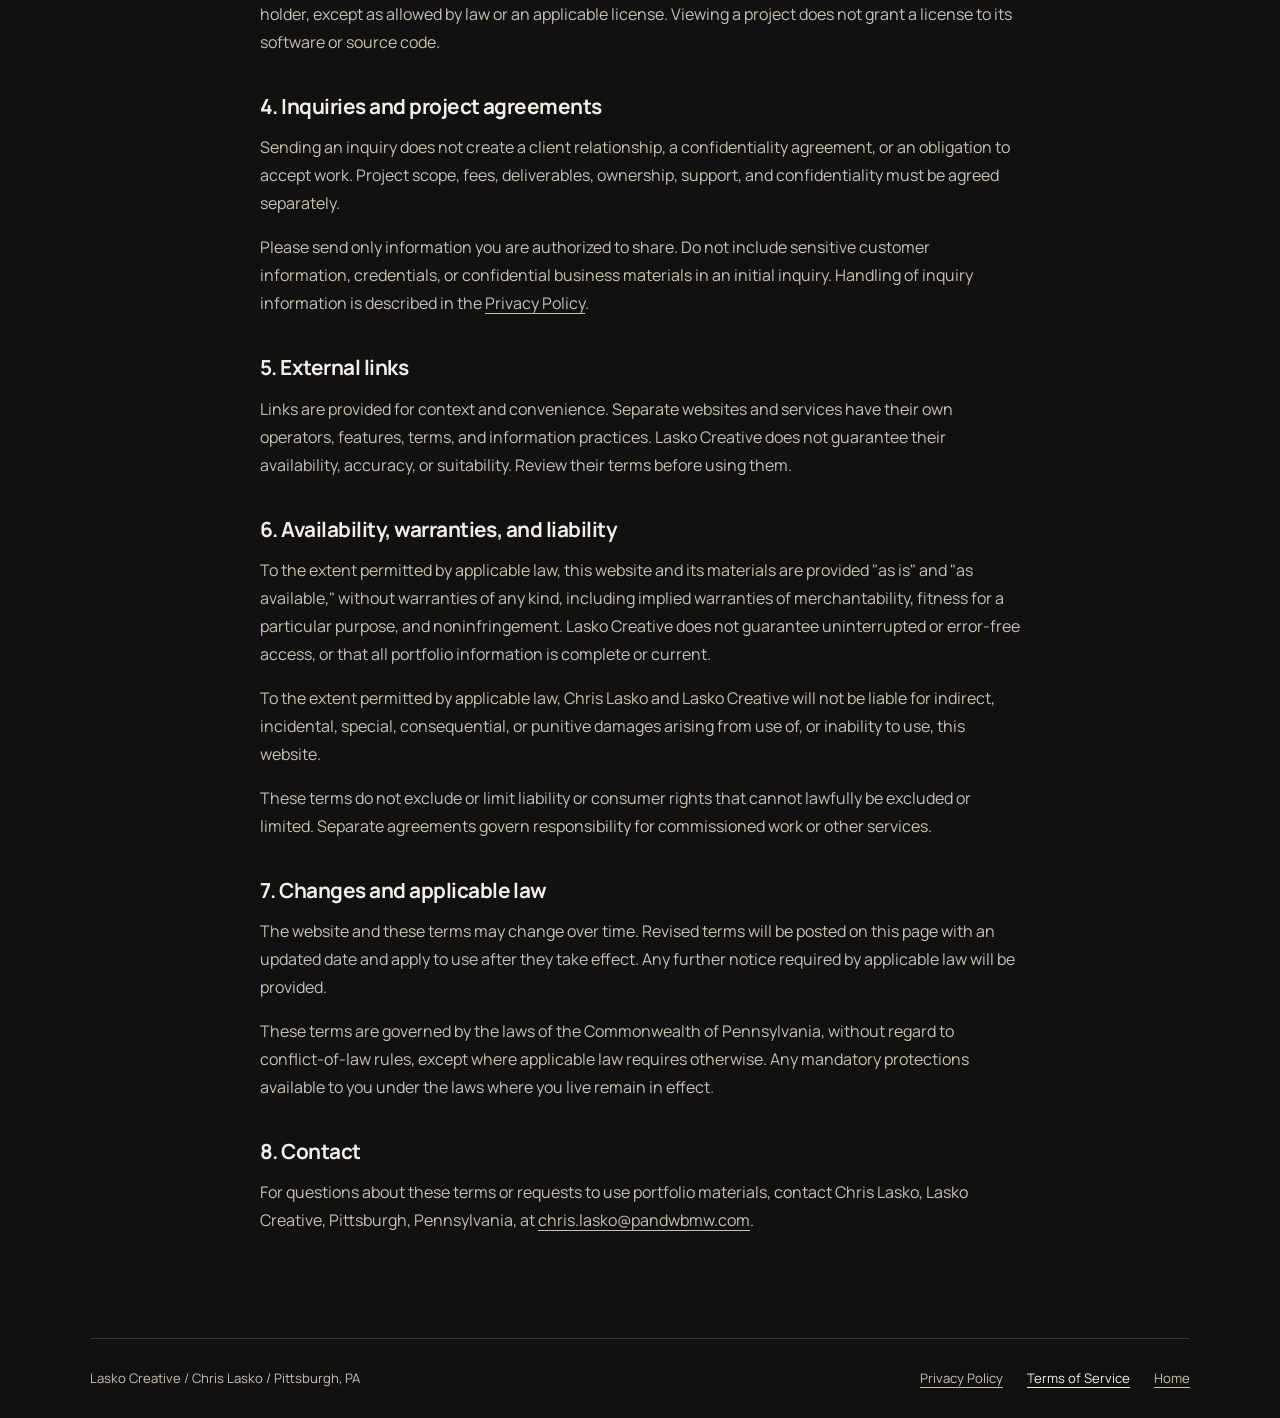
<file: terms.html>
<!doctype html>
<html lang="en">
<head>
  <!-- Google tag (gtag.js) -->
  <script async src="https://www.googletagmanager.com/gtm.js?id=GTM-NS23FXH4"></script>
  <script async src="https://www.googletagmanager.com/gtag/js?id=G-GV3D54EW70"></script>
  <script>
    window.dataLayer = window.dataLayer || [];
    function gtag(){dataLayer.push(arguments);}
    gtag('js', new Date());

    gtag('config', 'G-GV3D54EW70');
  </script>
  <meta charset="utf-8">
  <meta name="viewport" content="width=device-width, initial-scale=1">
  <title>Terms of Service | Lasko Creative</title>
  <meta name="description" content="Terms for using the Lasko Creative portfolio website, viewing project materials, and following links to separate services.">
  <meta name="theme-color" content="#11110f">
  <link rel="icon" href="assets/logo.svg">
  <link rel="stylesheet" href="assets/legal.css">
</head>
<body>
  <a class="skip-link" href="#content">Skip to content</a>
  <header class="site-header shell">
    <a class="brand" href="index.html" aria-label="Lasko Creative home"><img src="assets/logo.svg" alt=""><span>LASKO<span>/</span>CREATIVE</span></a>
    <a class="back-link" href="index.html">Back to the portfolio &rarr;</a>
  </header>
  <div class="shell">
    <main id="content">
      <p class="kicker">Lasko Creative / Legal</p>
      <h1>Terms of Service</h1>
      <p class="updated">Last updated: <time datetime="2026-10-16">October 16, 2026</time></p>
      <p class="intro">These terms govern use of the Lasko Creative portfolio website, operated by Chris Lasko in Pittsburgh, Pennsylvania. By using this website, you agree to these terms. If you do not agree, please stop using the site.</p>
      <nav class="contents" aria-label="On this page">
        <h2>On this page</h2>
        <ol>
          <li><a href="#scope">Website scope and separate services</a></li>
          <li><a href="#use">Acceptable use</a></li>
          <li><a href="#ownership">Ownership and permissions</a></li>
          <li><a href="#inquiries">Inquiries and project agreements</a></li>
          <li><a href="#links">External links</a></li>
          <li><a href="#disclaimers">Availability, warranties, and liability</a></li>
          <li><a href="#changes">Changes and applicable law</a></li>
          <li><a href="#contact">Contact</a></li>
        </ol>
      </nav>
      <section id="scope">
        <h2>1. Website scope and separate services</h2>
        <p>This website presents a portfolio of software, design work, experiments, and prototypes. Project descriptions and screenshots are informational. A listing does not promise that a product is publicly available, ready for production, or suitable for your particular needs.</p>
        <p>Apps, demos, subscriptions, and other services linked from this site may have separate terms and privacy policies. These terms cover this portfolio website only. Purchasing services or commissioning work requires a separate agreement.</p>
      </section>
      <section id="use">
        <h2>2. Acceptable use</h2>
        <p>You may browse the site and use its contact links for lawful purposes. You must not:</p>
        <ul>
          <li>Attempt unauthorized access to the site, its infrastructure, or connected systems.</li>
          <li>Introduce malicious code, disrupt availability, or bypass security measures.</li>
          <li>Use the site to violate another person's privacy, intellectual property, or other rights.</li>
          <li>Misrepresent your identity or affiliation in communications about the site.</li>
        </ul>
      </section>
      <section id="ownership">
        <h2>3. Ownership and permissions</h2>
        <p>Unless otherwise indicated, the site's original text, design, branding, and project materials belong to Chris Lasko or their respective rights holders. Third-party names, logos, images, and trademarks remain the property of their owners. Displaying them does not by itself imply endorsement or affiliation.</p>
        <p>You may view the site, link to its public pages, and make copies for personal, noncommercial reference. Other reproduction, redistribution, or commercial use requires permission from the relevant rights holder, except as allowed by law or an applicable license. Viewing a project does not grant a license to its software or source code.</p>
      </section>
      <section id="inquiries">
        <h2>4. Inquiries and project agreements</h2>
        <p>Sending an inquiry does not create a client relationship, a confidentiality agreement, or an obligation to accept work. Project scope, fees, deliverables, ownership, support, and confidentiality must be agreed separately.</p>
        <p>Please send only information you are authorized to share. Do not include sensitive customer information, credentials, or confidential business materials in an initial inquiry. Handling of inquiry information is described in the <a href="privacy.html">Privacy Policy</a>.</p>
      </section>
      <section id="links">
        <h2>5. External links</h2>
        <p>Links are provided for context and convenience. Separate websites and services have their own operators, features, terms, and information practices. Lasko Creative does not guarantee their availability, accuracy, or suitability. Review their terms before using them.</p>
      </section>
      <section id="disclaimers">
        <h2>6. Availability, warranties, and liability</h2>
        <p>To the extent permitted by applicable law, this website and its materials are provided "as is" and "as available," without warranties of any kind, including implied warranties of merchantability, fitness for a particular purpose, and noninfringement. Lasko Creative does not guarantee uninterrupted or error-free access, or that all portfolio information is complete or current.</p>
        <p>To the extent permitted by applicable law, Chris Lasko and Lasko Creative will not be liable for indirect, incidental, special, consequential, or punitive damages arising from use of, or inability to use, this website.</p>
        <p>These terms do not exclude or limit liability or consumer rights that cannot lawfully be excluded or limited. Separate agreements govern responsibility for commissioned work or other services.</p>
      </section>
      <section id="changes">
        <h2>7. Changes and applicable law</h2>
        <p>The website and these terms may change over time. Revised terms will be posted on this page with an updated date and apply to use after they take effect. Any further notice required by applicable law will be provided.</p>
        <p>These terms are governed by the laws of the Commonwealth of Pennsylvania, without regard to conflict-of-law rules, except where applicable law requires otherwise. Any mandatory protections available to you under the laws where you live remain in effect.</p>
      </section>
      <section id="contact">
        <h2>8. Contact</h2>
        <p>For questions about these terms or requests to use portfolio materials, contact Chris Lasko, Lasko Creative, Pittsburgh, Pennsylvania, at <a href="mailto:chris.lasko@pandwbmw.com?subject=Lasko%20Creative%20terms%20inquiry">chris.lasko@pandwbmw.com</a>.</p>
      </section>
    </main>
    <footer>
      <span>Lasko Creative / Chris Lasko / Pittsburgh, PA</span>
      <nav aria-label="Legal"><a href="privacy.html">Privacy Policy</a><a href="terms.html" aria-current="page">Terms of Service</a><a href="index.html">Home</a></nav>
    </footer>
  </div>
</body>
</html>
</file>
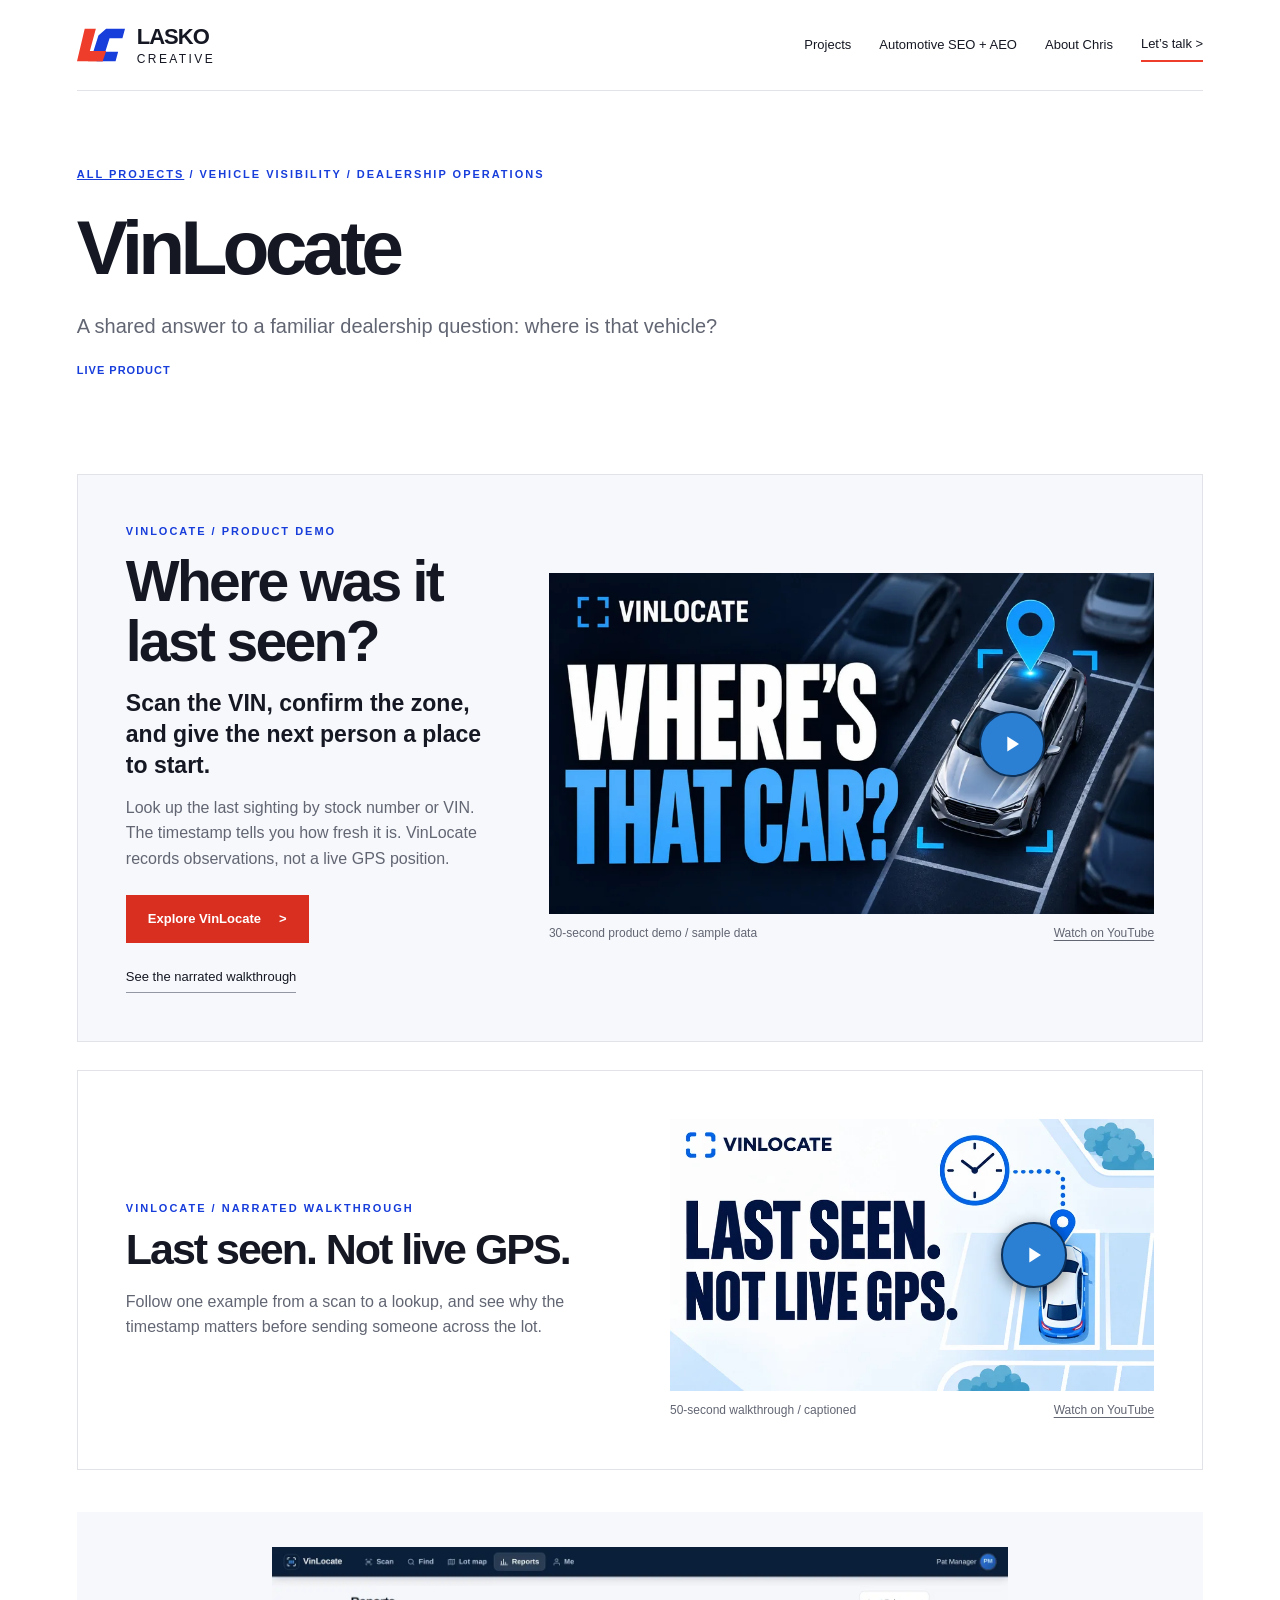
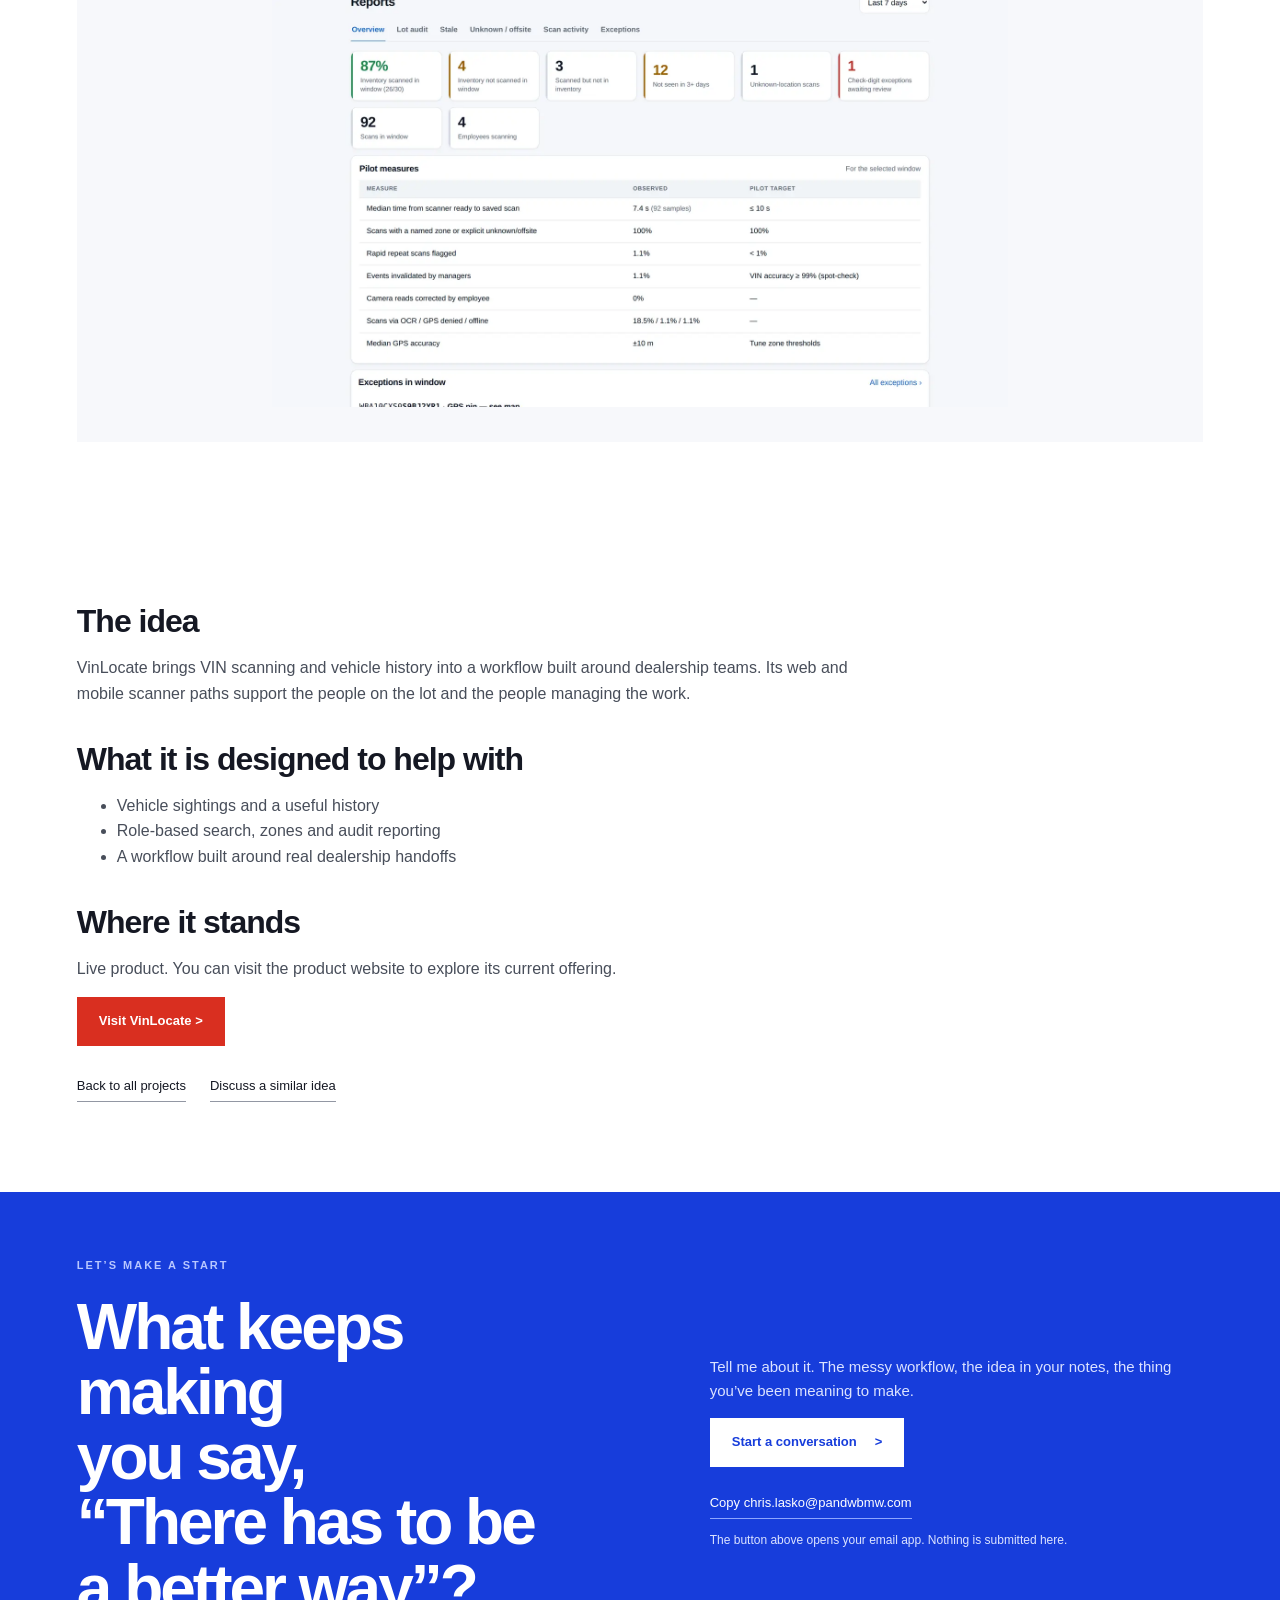
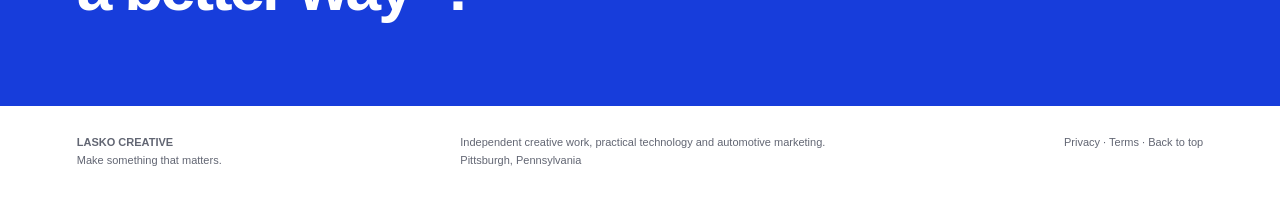
<file: vinlocate.html>
<!doctype html><html lang="en"><head>  <!-- Google tag (gtag.js) -->
  <script async src="https://www.googletagmanager.com/gtm.js?id=GTM-NS23FXH4"></script>
  <script async src="https://www.googletagmanager.com/gtag/js?id=G-GV3D54EW70"></script>
  <script>
    window.dataLayer = window.dataLayer || [];
    function gtag(){dataLayer.push(arguments);}
    gtag('js', new Date());

    gtag('config', 'G-GV3D54EW70');
  </script>
  <meta charset="utf-8"><meta name="viewport" content="width=device-width,initial-scale=1"><title>VinLocate | Lasko Creative</title><meta name="description" content="Know where the vehicle was last seen. Get back to the work."><link rel="canonical" href="https://laskocreative.com/vinlocate.html"><meta property="og:type" content="website"><meta property="og:title" content="VinLocate | Lasko Creative"><meta property="og:description" content="Know where the vehicle was last seen. Get back to the work."><meta property="og:url" content="https://laskocreative.com/vinlocate.html"><meta property="og:image" content="https://laskocreative.com/assets/sculpture.webp"><link rel="stylesheet" href="assets/site.css"><script type="application/ld+json">{"@context": "https://schema.org", "@type": "WebPage", "name": "VinLocate | Lasko Creative", "description": "Know where the vehicle was last seen. Get back to the work.", "url": "https://laskocreative.com/vinlocate.html"}</script><script defer src="assets/site.js"></script></head><body><a class="skip" href="#main">Skip to content</a><header class="wrap" id="top"><nav class="nav" aria-label="Main navigation"><a class="brand" href="index.html" aria-label="Lasko Creative home"><svg viewBox="0 0 56 46" aria-hidden="true"><path d="M9 4H22L15 30H34L30 42H0Z" fill="#ef3d2b"/><path d="M34 4H56L53 15H38L33 31H48L45 42H23L18 34L25 12Z" fill="#173ddb"/><path d="M17 30H34L30 42H13Z" fill="#ef3d2b"/></svg><span><strong>LASKO</strong><small>CREATIVE</small></span></a><button class="menu-button" id="menu" aria-expanded="false" aria-controls="nav-links">Menu</button><div class="nav-links" id="nav-links"><a href="projects.html">Projects</a><a href="automotive-seo-aeo.html">Automotive SEO + AEO</a><a href="index.html#about">About Chris</a><a class="contact-link" href="#contact">Let’s talk &gt;</a></div></nav></header><main id="main"><div class="wrap"><section class="page-hero"><div class="eyebrow"><a href="projects.html">All projects</a> / Vehicle visibility / Dealership operations</div><h1>VinLocate</h1><p>A shared answer to a familiar dealership question: where is that vehicle?</p><div class="status">Live product</div></section>
<section class="lot-feature vin-video-feature" id="watch-demo" aria-labelledby="vinlocate-demo-heading">
  <div class="lot-feature-copy">
    <div class="eyebrow">VinLocate / Product demo</div>
    <h2 id="vinlocate-demo-heading">Where was it last seen?</h2>
    <p class="lot-feature-lede">Scan the VIN, confirm the zone, and give the next person a place to start.</p>
    <p>Look up the last sighting by stock number or VIN. The timestamp tells you how fresh it is. VinLocate records observations, not a live GPS position.</p>
    <div class="lot-feature-actions">
      <a class="btn" href="https://vinlocate.laskocreative.com/">Explore VinLocate <span aria-hidden="true">&gt;</span></a>
      <a class="text-link" href="#narrated-walkthrough">See the narrated walkthrough</a>
    </div>
  </div>
  <figure class="lot-demo">
    <div class="lot-demo-media">
      <a class="lot-demo-play" data-vin-demo-video href="https://www.youtube.com/watch?v=_RktT2vypCc" aria-label="Play the 30-second VinLocate demo">
        <img src="assets/portfolio/vinlocate-demo.webp" alt="" width="960" height="540" loading="lazy" decoding="async">
        <span class="lot-play-icon" aria-hidden="true"><svg viewBox="0 0 24 24" width="28" height="28" fill="currentColor"><path d="M8 5.5v13l10-6.5z"/></svg></span>
      </a>
    </div>
    <figcaption><span>30-second product demo / sample data</span><a href="https://www.youtube.com/watch?v=_RktT2vypCc">Watch on YouTube</a></figcaption>
  </figure>
</section>

<section class="lot-feature vin-video-feature vin-narrated" id="narrated-walkthrough" aria-labelledby="vinlocate-narrated-heading">
  <div class="lot-feature-copy">
    <div class="eyebrow">VinLocate / Narrated walkthrough</div>
    <h2 id="vinlocate-narrated-heading">Last seen. Not live GPS.</h2>
    <p>Follow one example from a scan to a lookup, and see why the timestamp matters before sending someone across the lot.</p>
  </div>
  <figure class="lot-demo">
    <div class="lot-demo-media">
      <a class="lot-demo-play" data-vin-demo-video href="https://www.youtube.com/watch?v=r0S-nW-USjk" aria-label="Play the narrated VinLocate walkthrough">
        <img src="assets/portfolio/vinlocate-narrated.webp" alt="" width="960" height="540" loading="lazy" decoding="async">
        <span class="lot-play-icon" aria-hidden="true"><svg viewBox="0 0 24 24" width="28" height="28" fill="currentColor"><path d="M8 5.5v13l10-6.5z"/></svg></span>
      </a>
    </div>
    <figcaption><span>50-second walkthrough / captioned</span><a href="https://www.youtube.com/watch?v=r0S-nW-USjk">Watch on YouTube</a></figcaption>
  </figure>
</section>

<img class="detail-image" src="assets/portfolio/vinlocate-dashboard.webp" alt="VinLocate dashboard"><section class="prose section"><h2>The idea</h2><p>VinLocate brings VIN scanning and vehicle history into a workflow built around dealership teams. Its web and mobile scanner paths support the people on the lot and the people managing the work.</p><h2>What it is designed to help with</h2><ul><li>Vehicle sightings and a useful history</li><li>Role-based search, zones and audit reporting</li><li>A workflow built around real dealership handoffs</li></ul><h2>Where it stands</h2><p>Live product. You can visit the product website to explore its current offering.</p><a class="btn" href="https://vinlocate.laskocreative.com">Visit VinLocate &gt;</a><div class="buttons"><a class="text-link" href="projects.html">Back to all projects</a><a class="text-link" href="#contact">Discuss a similar idea</a></div></section></div><section class="contact" id="contact"><div class="contact-inner"><div><div class="eyebrow">Let’s make a start</div><h2>What keeps making<br>you say,<br>“There has to be<br>a better way”?</h2></div><div class="contact-actions"><p>Tell me about it. The messy workflow, the idea in your notes, the thing you’ve been meaning to make.</p><a class="btn" href="mailto:chris.lasko@pandwbmw.com?subject=An%20idea%20for%20Lasko%20Creative">Start a conversation <span aria-hidden="true">&gt;</span></a><br><button class="copy-email" id="copy-email">Copy chris.lasko@pandwbmw.com</button><p class="copy-status" id="copy-status" aria-live="polite">The button above opens your email app. Nothing is submitted here.</p></div></div></section></main><footer class="wrap footer"><div><strong>LASKO CREATIVE</strong><br>Make something that matters.</div><p>Independent creative work, practical technology and automotive marketing.<br>Pittsburgh, Pennsylvania</p><div><a href="privacy.html">Privacy</a> · <a href="terms.html">Terms</a> · <a href="#top">Back to top</a></div></footer></body></html>
</file>
<file: assets/site.css>
:root{--red:#ef3d2b;--blue:#173ddb;--ink:#151823;--muted:#626673;--line:#e1e3e9;--paper:#f7f8fb}*{box-sizing:border-box}html{scroll-behavior:smooth;scroll-padding-top:100px}body{margin:0;background:white;color:var(--ink);font:16px/1.6 Arial,Helvetica,sans-serif}body.modal-open{overflow:hidden}a{color:inherit}button,input,textarea{font:inherit}button,a{-webkit-tap-highlight-color:transparent}button{cursor:pointer}button:focus-visible,a:focus-visible,summary:focus-visible{outline:3px solid var(--blue);outline-offset:5px}.skip{position:absolute;left:20px;top:-100px;background:white;padding:12px;z-index:20}.skip:focus{top:12px}.concept-banner{background:var(--blue);color:white;padding:7px 6vw;font-size:11px;text-align:center;letter-spacing:.4px}.wrap{width:min(1210px,88vw);margin:auto}.nav{display:flex;align-items:center;justify-content:space-between;padding:24px 0;border-bottom:1px solid var(--line)}.brand{text-decoration:none;display:flex;align-items:center;gap:12px;line-height:1}.brand svg{width:48px;height:42px}.brand strong{font-size:22px;font-weight:900;letter-spacing:-1px}.brand small{display:block;font-size:12px;font-weight:400;letter-spacing:2.4px;margin-top:5px}.nav-links{display:flex;align-items:center;gap:28px;font-size:13px}.nav-links a{text-decoration:none}.nav-links .contact-link{border-bottom:2px solid var(--red);padding:6px 0}.menu-button{display:none}.hero{display:grid;grid-template-columns:1.1fr 1fr;gap:15px;align-items:center;min-height:570px;padding:54px 0 64px}.eyebrow{font-size:11px;font-weight:700;letter-spacing:2px;text-transform:uppercase;color:var(--blue)}h1{font-size:clamp(54px,5.8vw,83px);line-height:.99;letter-spacing:-4.8px;margin:25px 0;font-weight:850}h1 span{color:var(--red)}.hero p{max-width:460px;color:var(--muted);font-size:18px;line-height:1.65}.hero-art{position:relative;margin-left:-38px;z-index:-1}.hero-art img{display:block;width:125%;margin-left:-10%;height:400px;object-fit:cover;object-position:65% center}.hero-art figcaption{font-size:10px;color:#7c808b;text-align:right;margin-top:15px}.buttons{display:flex;gap:24px;align-items:center;margin-top:30px;flex-wrap:wrap}.btn{border:0;background:#d92f20;color:white;padding:14px 22px;text-decoration:none;font-size:13px;font-weight:bold;display:inline-flex;gap:18px;align-items:center}.btn:hover{background:#c92e20}.text-link{font-size:13px;text-decoration:none;border-bottom:1px solid #9297a3;padding-bottom:4px}.statement{border-top:1px solid var(--line);border-bottom:1px solid var(--line);display:flex;gap:35px;justify-content:space-between;padding:23px 0;font-size:13px}.statement span{color:var(--muted)}.section{padding:90px 0}.section-head{display:flex;justify-content:space-between;align-items:end;gap:30px;margin-bottom:35px}.section h2{font-size:clamp(34px,4vw,52px);letter-spacing:-2.4px;line-height:1.1;margin:15px 0 0;font-weight:750}.section-head p{max-width:390px;margin:0;color:var(--muted);font-size:15px}.filters{display:flex;gap:8px;flex-wrap:wrap;margin:0 0 28px}.filter{background:white;border:1px solid var(--line);border-radius:24px;padding:8px 16px;font-size:12px}.filter[aria-pressed=true]{background:var(--ink);color:white;border-color:var(--ink)}.grid{display:grid;grid-template-columns:repeat(2,1fr);gap:44px 28px}.project[hidden]{display:none}.project{margin:0;min-width:0}.project-open{width:100%;border:0;background:transparent;text-align:left;padding:0;color:inherit;display:block}.project-image{height:290px;overflow:hidden;background:#e9eefc;display:flex;align-items:center;justify-content:center;position:relative}.project-image img{width:89%;height:85%;object-fit:contain;filter:drop-shadow(0 10px 15px #18214020);transition:transform .3s}.project-open:hover img{transform:translateY(-5px)}.creative{background:#faf0e8}.license{background:#eceef4}.review{background:var(--blue);color:white;justify-content:flex-start;padding:30px 45px}.review-art{font-size:46px;font-weight:800;line-height:1.07;letter-spacing:-2px}.review-art span{display:block;color:#aebefb}.image-tag{position:absolute;top:14px;left:14px;font-size:10px;background:white;color:var(--ink);padding:4px 8px}.project-title{display:flex;justify-content:space-between;gap:15px;align-items:center;margin-top:17px}.project h3{font-size:23px;margin:0;letter-spacing:-.7px}.project .arrow{border:1px solid var(--line);width:34px;height:34px;border-radius:50%;display:grid;place-items:center;font-size:20px}.project p{color:var(--muted);font-size:14px;margin:5px 0}.project-meta{font-size:10px;text-transform:uppercase;letter-spacing:1px;color:var(--blue);margin-top:12px}.work-count{font-size:12px;color:var(--muted);margin:25px 0 0}.help{background:var(--paper)}.service-list{margin-top:35px}.service-row{display:grid;grid-template-columns:55px 1fr 1.2fr;gap:25px;border-top:1px solid #d9dde6;padding:28px 0}.service-row:last-child{border-bottom:1px solid #d9dde6}.service-no{color:#d92f20;font:12px monospace}.service-row h3{font-size:25px;letter-spacing:-.7px;line-height:1.2;margin:0}.service-row p{font-size:15px;margin:0;color:var(--muted)}.process{display:grid;grid-template-columns:repeat(3,1fr);gap:35px;margin-top:45px}.process article{border-top:3px solid var(--blue);padding-top:20px}.process h3{font-size:21px;margin:7px 0}.process p{font-size:15px;color:var(--muted)}.about{display:grid;grid-template-columns:.85fr 1.15fr;gap:10%;align-items:start;border-top:1px solid var(--line)}.signature{font:italic 36px Georgia;margin-top:25px}.about-copy p{font-size:19px;line-height:1.75;margin-top:0;color:#414652}.about-copy p:last-child{font-size:15px;color:var(--muted)}.about-mark{font-size:110px;line-height:1;letter-spacing:-13px;font-weight:900;color:var(--red);margin:30px 0 15px}.contact{background:var(--blue);color:white;padding:65px 6vw}.contact-inner{width:min(1210px,100%);margin:auto;display:grid;grid-template-columns:1.1fr 1fr;gap:8%;align-items:center}.contact .eyebrow{color:#b8c7ff}.contact h2{font-size:clamp(40px,5vw,67px);line-height:1.02;letter-spacing:-3px;margin:20px 0}.contact p{color:#dce3ff;font-size:15px}.contact .btn{background:white;color:var(--blue)}.contact .btn:hover{background:#e7ecff}.contact-actions{padding-top:10px}.copy-email{background:none;color:white;border:0;border-bottom:1px solid #8ea5ff;padding:4px 0;margin-top:22px;font-size:13px;text-align:left;word-break:break-all}.copy-status{min-height:25px;font-size:12px!important}.footer{display:flex;justify-content:space-between;gap:25px;align-items:start;padding:28px 0 35px;font-size:11px;color:var(--muted)}.footer p{margin:0;max-width:550px}.footer a{text-decoration:none}dialog{border:0;padding:0;width:min(760px,92vw);max-height:88vh;box-shadow:0 20px 90px #0004}dialog::backdrop{background:#0d1834a8;backdrop-filter:blur(5px)}.dialog-top{display:flex;justify-content:space-between;align-items:center;padding:22px 30px;border-bottom:1px solid var(--line)}.close{background:white;border:1px solid var(--line);font-size:12px;padding:8px 13px}.dialog-body{padding:32px}.dialog-body h2{font-size:37px;letter-spacing:-1.5px;line-height:1.1;margin:8px 0 20px}.dialog-body p{color:#535967}.dialog-body h3{font-size:14px;margin-top:25px}.dialog-body ul{padding-left:20px;font-size:15px;color:#535967}.dialog-body .btn{margin-top:20px}.dialog-note{font-size:11px!important;color:#7b808a!important}.dialog-status{color:var(--blue);font-size:11px;text-transform:uppercase;letter-spacing:1px}.empty{padding:30px 0;color:var(--muted)}@media(max-width:800px){.wrap{width:88vw}.hero{grid-template-columns:1fr;padding:48px 0 25px;min-height:0}.hero-copy{position:relative;z-index:1}.hero h1{font-size:62px;letter-spacing:-3.3px;max-width:550px}.hero p{max-width:540px}.hero-art{margin:0}.hero-art img{height:260px;width:100%;margin:0;object-position:70% center}.hero-art figcaption{margin-top:0}.statement{gap:14px;flex-wrap:wrap}.section{padding:60px 0}.section-head{display:block}.section-head p{margin-top:20px}.grid{gap:32px 22px}.project-image{height:220px}.service-row{grid-template-columns:30px 1fr;gap:15px}.service-row p{grid-column:2}.process{gap:25px}.about{gap:35px}.contact-inner{grid-template-columns:1fr;gap:20px}}@media(max-width:560px){.nav{padding:20px 0;position:relative}.brand strong{font-size:20px}.brand svg{width:41px}.menu-button{display:block;background:white;border:1px solid var(--line);padding:8px 11px;font-size:12px}.nav-links{display:none;position:absolute;top:84px;background:white;left:0;right:0;z-index:10;box-shadow:0 10px 25px #0001;padding:25px;align-items:start;gap:20px}.nav-links.open{display:flex;flex-direction:column}.hero h1{font-size:53px;letter-spacing:-2.8px}.hero p{font-size:16px}.hero-art img{height:225px}.hero-art{margin-top:15px}.statement{font-size:11px}.grid{grid-template-columns:1fr}.project-image{height:270px}.section h2{font-size:36px;letter-spacing:-1.8px}.process,.about{grid-template-columns:1fr}.about-mark{display:none}.about-copy p{font-size:17px}.contact{padding:50px 6vw}.contact h2{font-size:45px;letter-spacing:-2px}.footer{flex-direction:column;gap:15px}.dialog-top{padding:17px 20px}.dialog-body{padding:24px}.dialog-body h2{font-size:30px}.concept-banner{font-size:10px}.review-art{font-size:43px}}@media(prefers-reduced-motion:reduce){html{scroll-behavior:auto}*{transition:none!important}}@media print{.concept-banner,.filters,.menu-button,.contact-actions,dialog{display:none}.project{break-inside:avoid}.hero-art img{height:250px}.section{padding:30px 0}.contact{background:#eef2ff;color:var(--ink)}.contact p{color:var(--ink)}}

.page-hero{padding:75px 0 55px;max-width:850px}.page-hero h1{font-size:clamp(45px,6vw,78px)}.page-hero p{font-size:20px;color:var(--muted);max-width:690px}.path-grid{display:grid;grid-template-columns:1fr 1fr;gap:24px}.path{padding:35px;background:var(--paper);border-top:4px solid var(--blue)}.path h3{font-size:28px;letter-spacing:-1px;margin:0 0 15px}.path p{color:var(--muted)}.path.red{border-color:var(--red)}.prose{max-width:800px}.prose h2{font-size:32px;letter-spacing:-1px;margin:35px 0 15px}.prose p,.prose li{color:#484e5a}.detail-image{width:100%;max-height:530px;object-fit:contain;background:var(--paper);padding:35px;margin-bottom:30px}.status{font-size:11px;font-weight:bold;letter-spacing:1px;text-transform:uppercase;color:var(--blue)}details{padding:20px 0;border-top:1px solid var(--line)}summary{font-size:18px;font-weight:bold;cursor:pointer}.project-open{text-decoration:none}.hero-art{z-index:0;pointer-events:none}.hero{overflow:hidden}.review-art{margin:0}.note{font-size:13px;color:var(--muted)}@media(max-width:650px){.path-grid{grid-template-columns:1fr}.page-hero{padding:45px 0}.path{padding:25px}.detail-image{padding:10px}}
/* Lot Relay project feature. The embed is created only on a visitor’s click. */
.lot-feature{display:grid;grid-template-columns:minmax(0,.75fr) minmax(0,1.25fr);align-items:center;gap:clamp(24px,5vw,60px);margin:40px 0 28px;padding:clamp(20px,4vw,48px);border:1px solid var(--line);background:var(--paper)}
.lot-feature-copy h3{margin:8px 0 14px;font-size:clamp(37px,5vw,62px);line-height:1;letter-spacing:-.06em}
.lot-feature-copy>p{color:var(--muted);margin:14px 0 0}
.lot-feature-copy .lot-feature-lede{color:var(--ink);font-weight:700;font-size:clamp(17px,2vw,23px);line-height:1.35}
.lot-feature-actions{display:flex;align-items:flex-start;flex-wrap:wrap;gap:14px 20px;margin-top:23px}
.lot-feature-actions .text-link{padding-top:10px}
.lot-demo{margin:0;min-width:0}
.lot-demo-media{position:relative;aspect-ratio:16 / 9;background:#18191b}
.lot-demo-play,.lot-demo-media iframe{position:absolute;inset:0;display:block;width:100%;height:100%;border:0}
.lot-demo-play img{display:block;width:100%;height:100%;object-fit:cover}
.lot-play-icon{position:absolute;top:50%;right:18%;transform:translateY(-50%);width:clamp(43px,6vw,66px);aspect-ratio:1;border-radius:50%;display:grid;place-items:center;background:#ffc72c;color:#151823;border:2px solid #151823;box-shadow:0 4px 16px #0007}
.lot-demo-play:hover .lot-play-icon{background:white}
.lot-demo-media iframe:focus-visible{outline:3px solid var(--blue);outline-offset:4px}
.lot-demo figcaption{display:flex;justify-content:space-between;gap:7px 18px;flex-wrap:wrap;margin-top:10px;color:var(--muted);font-size:12px}
.lot-demo figcaption a{text-underline-offset:3px}
.lot-project-image{background:#18191b}
.lot-project-image img{width:100%;height:100%;object-fit:contain;filter:none}
@media(max-width:800px){.lot-feature{grid-template-columns:1fr}}

/* VinLocate leads with the hands-on demo; the narrated version is a quieter second option. */
.vin-video-feature h2{margin:10px 0 16px;font-size:clamp(33px,4.5vw,57px);line-height:1.06;letter-spacing:-.047em}
.vin-narrated{grid-template-columns:minmax(0,1fr) minmax(0,1fr);margin:0 0 42px;background:white}
.vin-narrated h2{font-size:clamp(29px,3.5vw,43px)}
.vin-video-feature .lot-play-icon{background:#2c80d3;color:white;border-color:#0d3159}
.vin-video-feature .lot-demo-play:hover .lot-play-icon{background:#145da9}
@media(max-width:800px){.vin-narrated{grid-template-columns:1fr}}
</file>
<file: assets/legal.css>
@import url('https://fonts.googleapis.com/css2?family=DM+Mono:wght@400;500&family=Manrope:wght@400;500;600;700;800&display=swap');

:root { color-scheme: dark; --ink: #11110f; --paper: #f3efe6; --muted: #c8c1b3; --acid: #d7ef43; --line: rgba(243,239,230,.17); }
* { box-sizing: border-box; }
html { scroll-behavior: smooth; }
body { margin: 0; background: var(--ink); color: var(--paper); font-family: "Manrope", sans-serif; line-height: 1.75; -webkit-font-smoothing: antialiased; }
a { color: inherit; text-underline-offset: 4px; }
a:hover { color: var(--acid); }
:focus-visible { outline: 2px solid var(--acid); outline-offset: 5px; }
.shell { width: min(1100px, calc(100% - 48px)); margin-inline: auto; }
.site-header { display: flex; flex-wrap: wrap; justify-content: space-between; align-items: center; gap: 20px; min-height: 88px; padding-block: 20px; border-bottom: 1px solid var(--line); }
.brand { display: inline-flex; align-items: center; gap: 13px; font-weight: 800; letter-spacing: -.035em; text-decoration: none; }
.brand img { display: block; width: 42px; height: 42px; padding: 4px; border: 1px solid var(--line); border-radius: 5px; }
.brand span span { color: var(--acid); }
.back-link, .kicker, .updated { font-family: "DM Mono", monospace; font-size: .72rem; letter-spacing: .08em; text-transform: uppercase; }
.back-link, .updated { color: var(--muted); }
main { max-width: 760px; margin: 0 auto; padding: 72px 0 88px; }
.kicker { color: var(--acid); margin: 0 0 16px; }
h1 { margin: 0 0 24px; font-size: clamp(2.6rem, 7vw, 4.8rem); font-weight: 500; line-height: 1.05; letter-spacing: -.06em; }
.intro { font-size: 1.12rem; }
.updated { margin: 0 0 32px; }
.contents { margin: 32px 0 44px; padding: 24px; border: 1px solid var(--line); border-radius: 8px; }
.contents h2 { margin: 0 0 12px; font-size: 1rem; }
.contents ol { margin: 0; padding-left: 24px; }
.contents li { padding-block: 3px; }
section { margin-top: 36px; scroll-margin-top: 24px; }
section h2 { margin: 0 0 12px; font-size: 1.3rem; letter-spacing: -.025em; line-height: 1.4; }
p, li { overflow-wrap: anywhere; }
section p, section li { color: var(--muted); }
section p { margin: 0 0 16px; }
section ul { padding-left: 24px; }
section li { margin-bottom: 8px; }
footer { display: flex; flex-wrap: wrap; justify-content: space-between; gap: 16px 32px; padding-block: 28px; border-top: 1px solid var(--line); color: var(--muted); font-size: .82rem; }
footer nav { display: flex; flex-wrap: wrap; gap: 12px 24px; }
footer [aria-current="page"] { color: var(--paper); }
.skip-link { position: absolute; top: 8px; left: 8px; padding: 12px; background: var(--acid); color: var(--ink); transform: translateY(-200%); }
.skip-link:focus { transform: translateY(0); color: var(--ink); }
@media (max-width: 600px) { .shell { width: calc(100% - 32px); } main { padding-block: 48px 64px; } .contents { padding: 20px; } .back-link { font-size: .65rem; } }
@media (prefers-reduced-motion: reduce) { html { scroll-behavior: auto; } }
</file>
